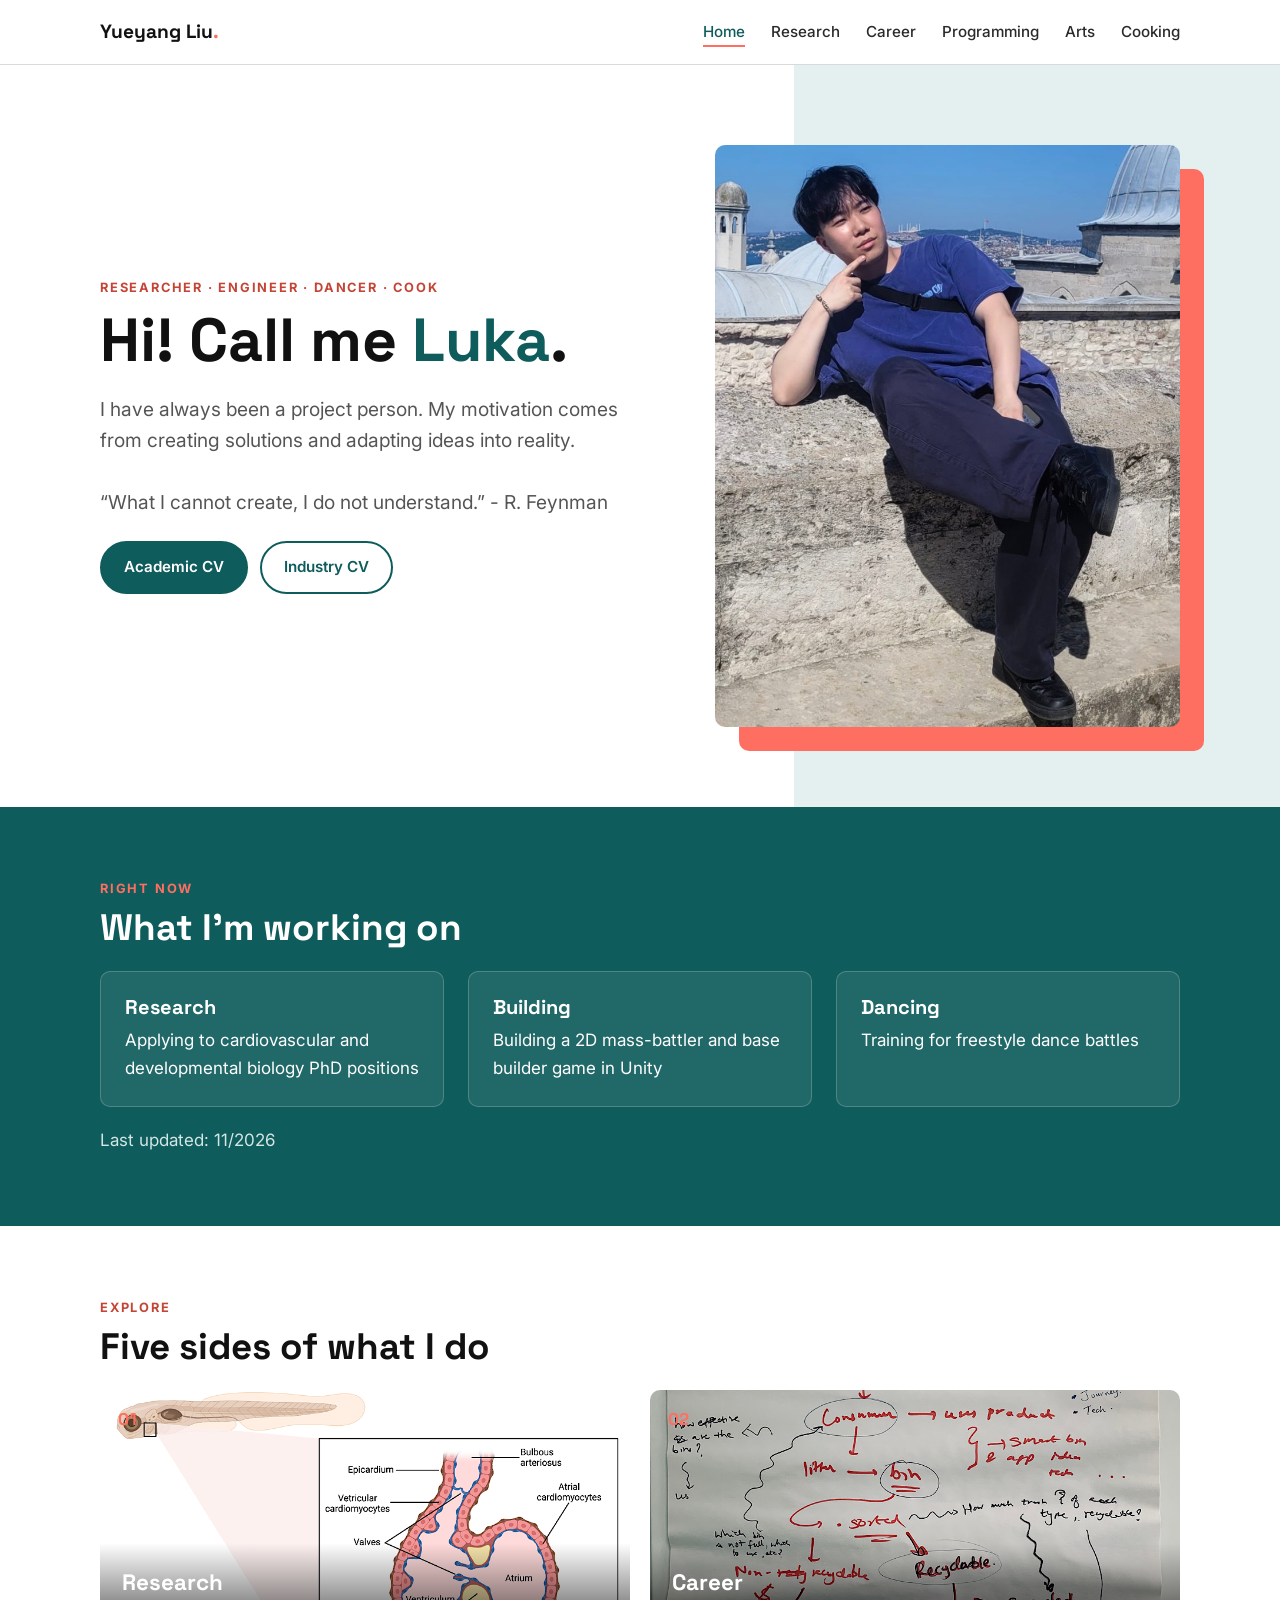
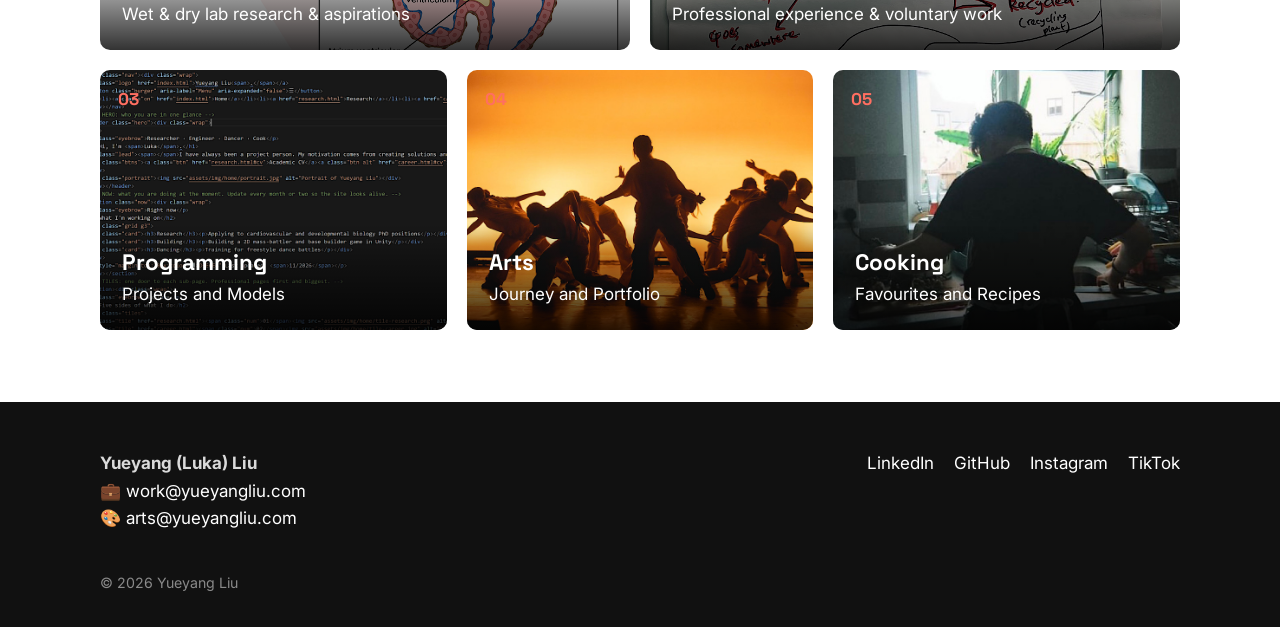
<file: index.html>
<!DOCTYPE html>
<html lang="en-GB">
<head>
<meta charset="utf-8">
<meta name="viewport" content="width=device-width,initial-scale=1">
<title>Yueyang (Luka) Liu</title>
<meta name="description" content="Yueyang (Luka) in a nutshell">
<link rel="preconnect" href="https://fonts.googleapis.com"><link rel="preconnect" href="https://fonts.gstatic.com" crossorigin>
<link href="https://fonts.googleapis.com/css2?family=Inter:wght@400;500;600;700&family=Space+Grotesk:wght@500;700&display=swap" rel="stylesheet">
<link rel="stylesheet" href="css/style.css">
<meta property="og:title" content="Yueyang (Luka) Liu">
<meta property="og:description" content="Researcher, engineer, dancer and cook: my research, career, projects, arts and cooking in one place.">
<meta property="og:image" content="https://yueyangliu.com/assets/img/home/portrait.jpg">
<meta property="og:url" content="https://yueyangliu.com/">
<script type="application/ld+json">{"@context":"https://schema.org","@type":"Person","name":"Yueyang Liu","alternateName":["Luka Liu","Lukay"],"url":"https://yueyangliu.com","jobTitle":"Bioengineer","alumniOf":[{"@type":"CollegeOrUniversity","name":"University College London"},{"@type":"CollegeOrUniversity","name":"Imperial College London"}],"sameAs":["https://www.linkedin.com/in/yueyang-liu/","https://github.com/HackYou-Yang17","https://www.instagram.com/lukay_lyy/","https://lukay6.bandcamp.com"]}</script>
</head>
<body class="page-home">
<!-- NAV: the same block is copied on every page. If you add a page, add it to all six. -->
<nav class="nav"><div class="wrap">
<a class="logo" href="index.html">Yueyang Liu<span>.</span></a>
<button class="burger" aria-label="Menu" aria-expanded="false">☰</button>
<ul><li><a class="on" href="index.html">Home</a></li><li><a href="research.html">Research</a></li><li><a href="career.html">Career</a></li><li><a href="programming.html">Programming</a></li><li><a href="arts.html">Arts</a></li><li><a href="cooking.html">Cooking</a></li></ul>
</div></nav>
<!-- HERO: who you are in one glance -->
<header class="hero"><div class="wrap">
<div>
<p class="eyebrow">Researcher · Engineer · Dancer · Cook</p>
<h1>Hi! Call me <span>Luka</span>.</h1>
<p class="lead"><span></span>I have always been a project person. My motivation comes from creating solutions and adapting ideas into reality.<br><br>“What I cannot create, I do not understand.” - R. Feynman</span></p>
<div class="btns"><a class="btn" href="research.html#cv">Academic CV</a><a class="btn alt" href="career.html#cv">Industry CV</a></div>
</div>
<div class="portrait"><img src="assets/img/home/portrait.jpg" alt="Portrait of Yueyang Liu"></div>
</div></header>
<!-- NOW: what you are doing at the moment. Update every month or two so the site looks alive. -->
<section class="now"><div class="wrap">
<p class="eyebrow">Right now</p>
<h2>What I'm working on</h2>
<div class="grid g3">
<div class="card"><h3>Research</h3><p>Applying to cardiovascular and developmental biology PhD positions</p></div>
<div class="card"><h3>Building</h3><p>Building a 2D mass-battler and base builder game in Unity</p></div>
<div class="card"><h3>Dancing</h3><p>Training for freestyle dance battles</p></div>
</div>
<p style="margin-top:20px;color:#D3E6E4">Last updated: <span>11/2026</span></p>
</div></section>
<!-- TILES: one door to each sub-page. Professional pages first and biggest. -->
<section><div class="wrap">
<p class="eyebrow">Explore</p>
<h2>Five sides of what I do</h2>
<div class="tiles">
<a class="tile" href="research.html"><span class="num">01</span><img src="assets/img/home/tile-research.png" alt="Wet &amp; dry lab research &amp; aspirations"><div class="t"><b>Research</b><span>Wet &amp; dry lab research &amp; aspirations</span></div></a>
<a class="tile" href="career.html"><span class="num">02</span><img src="assets/img/home/tile-career.jpg" alt="Professional experience &amp; voluntary work"><div class="t"><b>Career</b><span>Professional experience &amp; voluntary work</span></div></a>
<a class="tile" href="programming.html"><span class="num">03</span><img src="assets/img/home/tile-programming.png" alt="Projects and Models"><div class="t"><b>Programming</b><span>Projects and Models</span></div></a>
<a class="tile" href="arts.html"><span class="num">04</span><img src="assets/img/home/tile-dance.jpg" alt="Journey and Portfolio"><div class="t"><b>Arts</b><span>Journey and Portfolio</span></div></a>
<a class="tile" href="cooking.html"><span class="num">05</span><img src="assets/img/home/tile-cooking.jpg" alt="Favourites and Recipes"><div class="t"><b>Cooking</b><span>Favourites and Recipes</span></div></a>
</div>
</div></section>
<footer><div class="wrap">
<div><b>Yueyang (Luka) Liu</b><br><a href="mailto:work@yueyangliu.com">💼 work@yueyangliu.com</a><br><a href="mailto:arts@yueyangliu.com">🎨 arts@yueyangliu.com</a></div>
<ul><li><a href="https://www.linkedin.com/in/yueyang-liu/">LinkedIn</a></li><li><a href="https://github.com/HackYou-Yang17">GitHub</a></li><li><a href="https://www.instagram.com/lukay_lyy/">Instagram</a></li><li><a href="arts.html#tiktok">TikTok</a></li></ul>
<small>© <span class="year"></span> Yueyang Liu</small>
</div></footer>
<script src="js/main.js"></script>
</body>
</html>
</file>
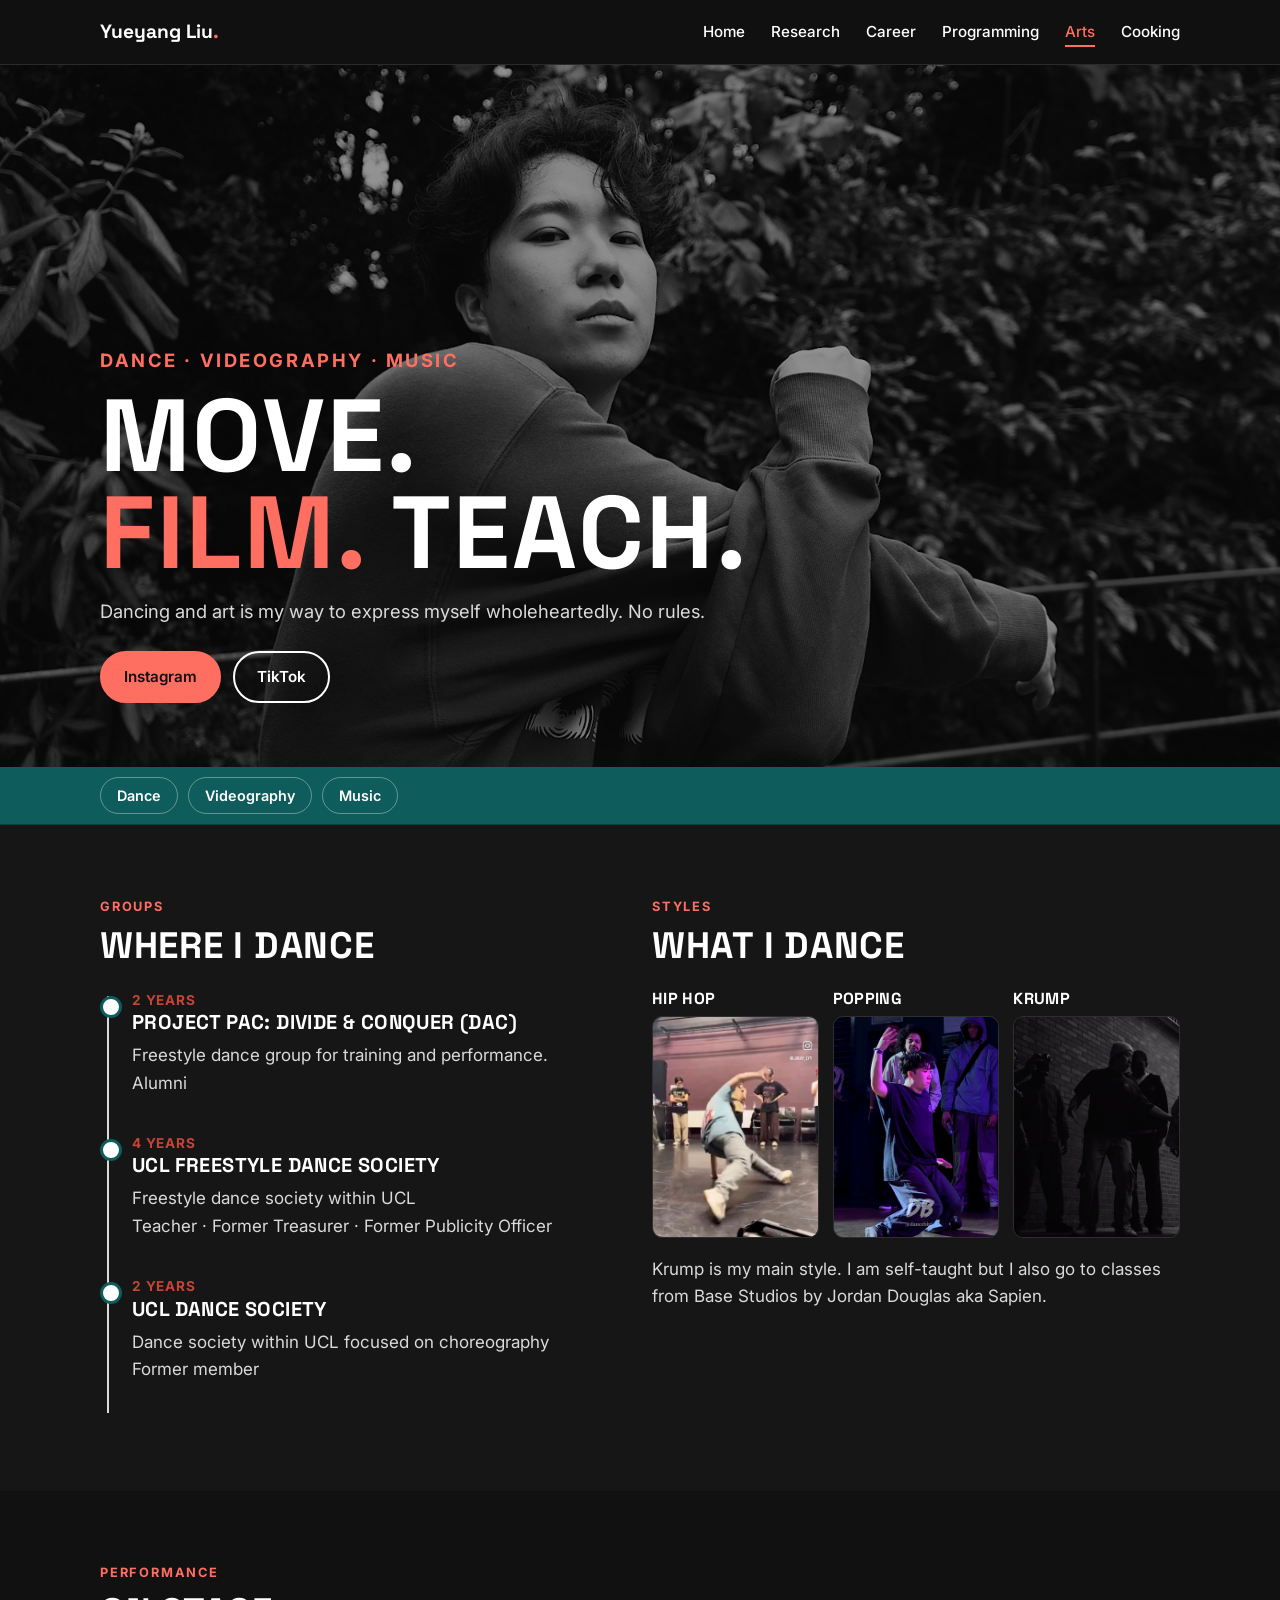
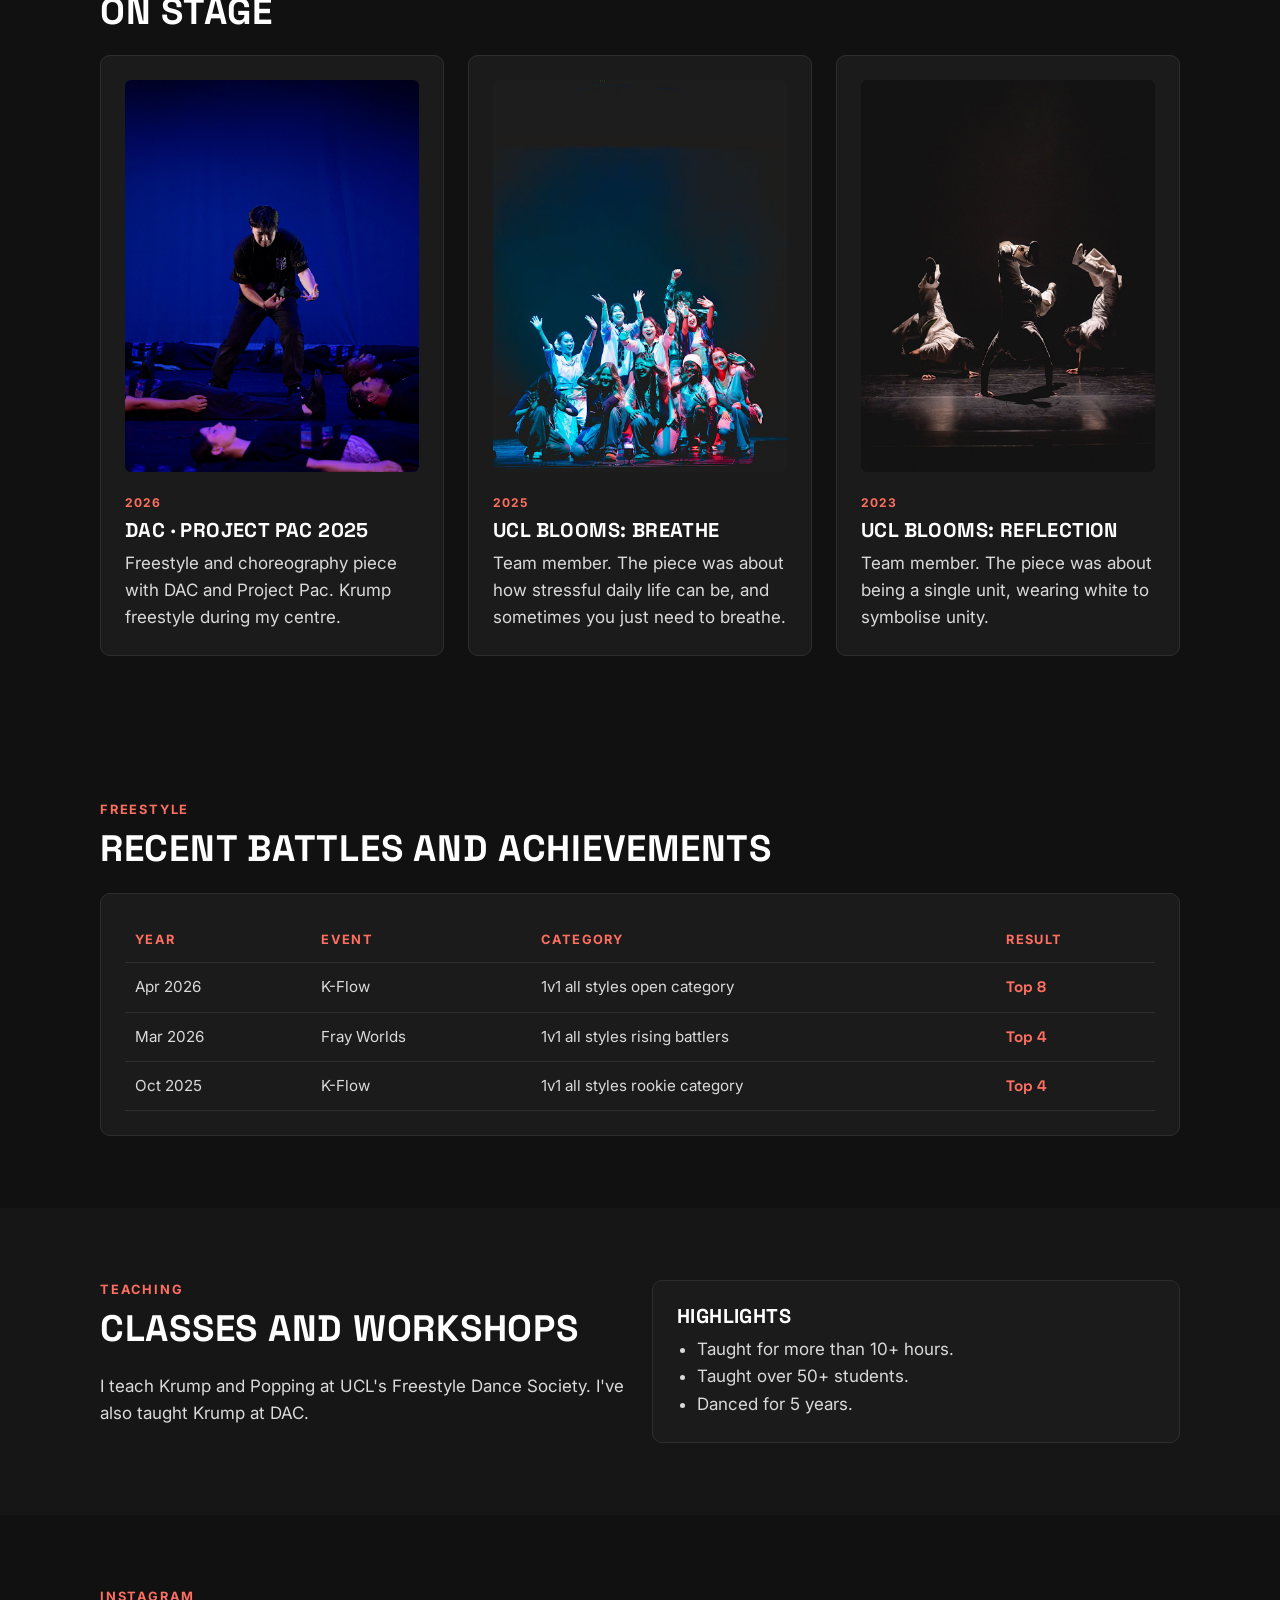
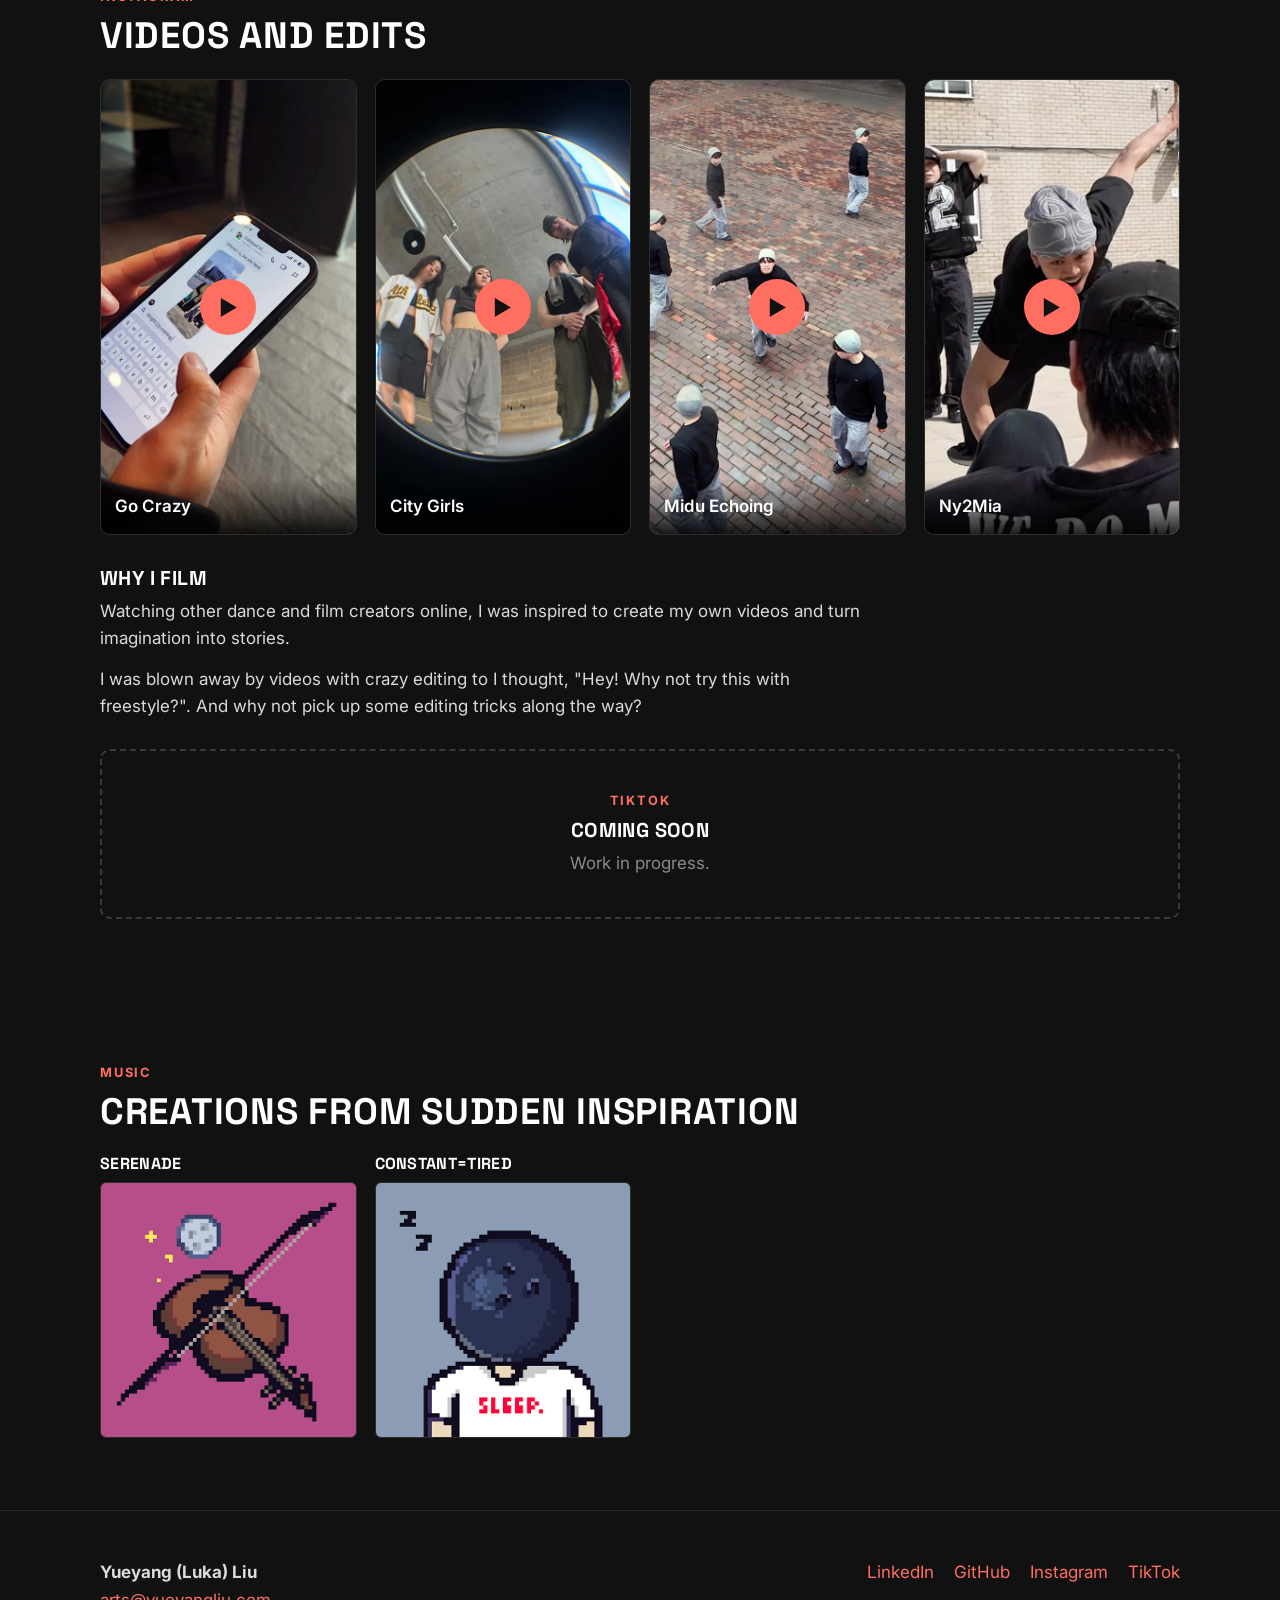
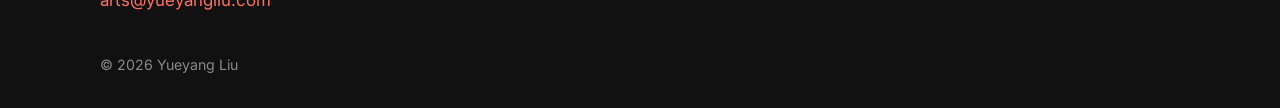
<file: arts.html>
<!DOCTYPE html>
<html lang="en-GB">
<head>
<meta charset="utf-8">
<meta name="viewport" content="width=device-width,initial-scale=1">
<title>Arts · Yueyang Liu</title>
<meta name="description" content="Dance, videography and music by Yueyang (Luka) Liu: hip hop, popping and krump, performances, battles, reels and original songs.">
<link rel="preconnect" href="https://fonts.googleapis.com"><link rel="preconnect" href="https://fonts.gstatic.com" crossorigin>
<link href="https://fonts.googleapis.com/css2?family=Inter:wght@400;500;600;700&family=Space+Grotesk:wght@500;700&display=swap" rel="stylesheet">
<link rel="stylesheet" href="css/style.css">
</head>
<script>
    // Jump bar: highlights the button for the part of the page you are reading
    const jl=[...document.querySelectorAll('.jump a')],jo=new IntersectionObserver(es=>es.forEach(e=>{if(e.isIntersecting)jl.forEach(a=>a.classList.toggle('on',a.hash==='#'+e.target.id))}),{rootMargin:'-45% 0px -50% 0px'});
    jl.forEach(a=>{const t=document.querySelector(a.hash);if(t)jo.observe(t)});
</script>
<body class="page-dance">
<nav class="nav"><div class="wrap">
<a class="logo" href="index.html">Yueyang Liu<span>.</span></a>
<button class="burger" aria-label="Menu" aria-expanded="false">☰</button>
<ul><li><a href="index.html">Home</a></li><li><a href="research.html">Research</a></li><li><a href="career.html">Career</a></li><li><a href="programming.html">Programming</a></li><li><a class="on" href="arts.html">Arts</a></li><li><a href="cooking.html">Cooking</a></li></ul>
</div></nav>
<!-- STAGE: big full-width photo. To use a short silent clip instead, swap the <img> for:
<video src="assets/img/arts/hero.mp4" autoplay muted loop playsinline></video> -->
<header class="stage">
<img src="assets/img/arts/hero.jpg" alt="Black and white portrait photo of Yueyang / Luka.">
<div class="wrap">
<p class="eyebrow">Dance · Videography · Music</p>
<h1>Move.<br><span>Film.</span> Teach.</h1>
<p>Dancing and art is my way to express myself wholeheartedly. No rules.</p>
<div class="btns"><a class="btn amber" href="#videography">Instagram</a><a class="btn alt" style="color:#fff;border-color:#fff" href="#tiktok">TikTok</a></div>
</div>
</header>
<!-- JUMP BAR: buttons that scroll to each part of the page. Each href must match an id below. -->
<nav class="jump" aria-label="On this page"><div class="wrap"><a href="#dance">Dance</a><a href="#videography">Videography</a><a href="#music">Music</a></div></nav>
<div id="dance">
<!-- GROUPS AND STYLES -->
<section style="background:#161616"><div class="wrap twocol">
<div>
<p class="eyebrow">Groups</p>
<h2>Where I dance</h2>
<div class="timeline">
<div class="titem"><p class="when">2 years</p><h3>Project Pac: Divide &amp; Conquer (DAC)</h3><p>Freestyle dance group for training and performance.<br>Alumni</p></div>
<div class="titem"><p class="when">4 years</p><h3>UCL Freestyle Dance Society</h3><p>Freestyle dance society within UCL<br>Teacher · Former Treasurer · Former Publicity Officer</p></div>
<div class="titem"><p class="when">2 years</p><h3>UCL Dance Society</h3><p>Dance society within UCL focused on choreography<br>Former member</p></div>
</div>
</div>
<div>
<p class="eyebrow">Styles</p>
<h2>What I dance</h2>
<!-- STYLE TILES: name on top, picture or GIF below, the whole tile links to a video. Set each href, swap the image for your .jpg or .gif. -->
<div class="styles">
<a class="style" href="https://www.instagram.com/reel/DJJvxZqNZ-p/" target="_blank" rel="noopener"><h3>Hip hop</h3><img src="assets/img/arts/style-hiphop.png" data-gif="assets/img/arts/style-hiphop.gif" alt="Hip hop clip"></a>
<a class="style" href="https://www.instagram.com/reel/DVq3PczArtf/" target="_blank" rel="noopener"><h3>Popping</h3><img src="assets/img/arts/style-popping.png" data-gif="assets/img/arts/style-popping.gif" alt="Popping clip"></a>
<a class="style" href="https://www.instagram.com/reel/Dbf2AKti8Dp/" target="_blank" rel="noopener"><h3>Krump</h3><img src="assets/img/arts/style-krump.png" data-gif="assets/img/arts/style-krump.gif" alt="Krump clip"></a>
</div>
<p style="margin-top:18px">Krump is my main style. I am self-taught but I also go to classes from Base Studios by Jordan Douglas aka Sapien.</p>
</div>
</div></section>
<!-- PERFORMANCES -->
<section><div class="wrap">
<p class="eyebrow">Performance</p>
<h2>On stage</h2>
<div class="perf">
<div class="card"><img src="assets/img/arts/perf-1.jpg" alt="D A C at Project PAC 2025"><span class="tag" style="color:var(--b)">2026</span><h3>DAC · Project PAC 2025</h3><p>Freestyle and choreography piece with DAC and Project Pac. Krump freestyle during my centre.</p></div>
<div class="card"><img src="assets/img/arts/perf-2.jpg" alt="UCL Blooms: Breathe 2025"><span class="tag" style="color:var(--b)">2025</span><h3>UCL Blooms: Breathe</h3><p>Team member. The piece was about how stressful daily life can be, and sometimes you just need to breathe.</p></div>
<div class="card"><img src="assets/img/arts/perf-3.jpg" alt="UCL Blooms: Reflection 2024"><span class="tag" style="color:var(--b)">2023</span><h3>UCL Blooms: Reflection</h3><p>Team member. The piece was about being a single unit, wearing white to symbolise unity.</p></div>
</div>
</div></section>
<!-- BATTLES: newest first. Copy a <tr> row to add a result. -->
<section><div class="wrap">
<p class="eyebrow">Freestyle</p>
<h2>Recent battles and achievements</h2>
<div class="card" style="overflow-x:auto">
<table class="results">
<tr><th>Year</th><th>Event</th><th>Category</th><th>Result</th></tr>
<tr><td>Apr 2026</td><td>K-Flow</td><td>1v1 all styles open category</td><td class="place">Top 8</td></tr>
<tr><td>Mar 2026</td><td>Fray Worlds</td><td>1v1 all styles rising battlers</td><td class="place">Top 4</td></tr>
<tr><td>Oct 2025</td><td>K-Flow</td><td>1v1 all styles rookie category</td><td class="place">Top 4</td></tr>
</table>
</div>
</div></section>
<!-- TEACHING -->
<section style="background:#161616"><div class="wrap twocol">
<div><p class="eyebrow">Teaching</p><h2>Classes and workshops</h2><p>I teach Krump and Popping at UCL's Freestyle Dance Society. I've also taught Krump at DAC.</p></div>
<div class="card"><h3>Highlights</h3><ul><li>Taught for more than 10+ hours.</li><li>Taught over 50+ students.</li><li>Danced for 5 years.</li></ul></div>
</div></section>
</div>
<div id="videography">
<!-- REELS: each tile links to an Instagram reel. Replace href and the cover image.
To embed the real player instead, paste Instagram's embed code (••• on the reel → Embed) inside a <div class="reel">,
and keep ONE <script async src="https://www.instagram.com/embed.js"></script> at the bottom of the page. -->
<section><div class="wrap">
<p class="eyebrow">Instagram</p>
<h2>Videos and edits</h2>
<div class="reels">
<a class="reel" href="https://www.instagram.com/reel/DW9vo8Cgisf/" target="_blank" rel="noopener"><img src="assets/img/arts/reel-1.png" alt="Go Crazy Instagram reel by Luka"><span class="play">▶</span><span class="t">Go Crazy</span></a>
<a class="reel" href="https://www.instagram.com/reel/DZDlovtiJ2j/" target="_blank" rel="noopener"><img src="assets/img/arts/reel-2.jpg" alt="City Girls Instagram reel by Luka"><span class="play">▶</span><span class="t">City Girls</span></a>
<a class="reel" href="https://www.instagram.com/reel/DV6xrSEAmaL/" target="_blank" rel="noopener"><img src="assets/img/arts/reel-3.png" alt="Midu Echoing Instagram reel by Luka"><span class="play">▶</span><span class="t">Midu Echoing</span></a>
<a class="reel" href="https://www.instagram.com/reel/Db26eQziieo/" target="_blank" rel="noopener"><img src="assets/img/arts/reel-4.png" alt="Ny2Mia Instagram reel by Luka"><span class="play">▶</span><span class="t">Ny2Mia</span></a>
</div>
<h3 style="margin-top:32px">Why I film</h3>
<p style="max-width:46em">Watching other dance and film creators online, I was inspired to create my own videos and turn imagination into stories.</p> 
<p style="max-width:46em">I was blown away by videos with crazy editing to I thought, "Hey! Why not try this with freestyle?". And why not pick up some editing tricks along the way?</p>
<div class="soon" id="tiktok" style="margin-top:28px"><p class="eyebrow">TikTok</p><h3>Coming soon</h3><p class="muted">Work in progress. <!--<a href="TODO">Follow along</a>. --></p></div>
</div></section>
</div>
<div id="music">
<!-- MUSIC: song name on top, album cover below. The whole tile links to the song. Copy a whole <a> line to add a song. -->
<section><div class="wrap">
<p class="eyebrow">Music</p>
<h2>Creations from sudden inspiration</h2>
<div class="music">
<a class="track" href="https://lukay6.bandcamp.com/track/serenade" target="_blank" rel="noopener"><h3>Serenade</h3><img src="assets/img/arts/cover-1.png" alt="Serenade"></a>
<a class="track" href="https://lukay6.bandcamp.com/track/constant-tired" target="_blank" rel="noopener"><h3>Constant=Tired</h3><img src="assets/img/arts/cover-2.png" alt="Constant=Tired"></a>
<!-- <a class="track" href="TODO: song link" target="_blank" rel="noopener"><h3 class="ph">TODO: song name</h3><img src="assets/img/music/cover-3.jpg" alt="TODO: album name"></a>
<a class="track" href="TODO: song link" target="_blank" rel="noopener"><h3 class="ph">TODO: song name</h3><img src="assets/img/music/cover-4.jpg" alt="TODO: album name"></a> -->
</div>
</div></section>
</div>
<footer><div class="wrap">
<div><b>Yueyang (Luka) Liu</b><br><a href="mailto:arts@yueyangliu.com">arts@yueyangliu.com</a></div>
<ul><li><a href="https://www.linkedin.com/in/yueyang-liu/">LinkedIn</a></li><li><a href="https://github.com/HackYou-Yang17">GitHub</a></li><li><a href="https://www.instagram.com/lukay_lyy/">Instagram</a></li><li><a href="arts.html#tiktok">TikTok</a></li></ul>
<small>© <span class="year"></span> Yueyang Liu</small>
</div></footer>
<script src="js/main.js"></script>
</body>
</html>
</file>
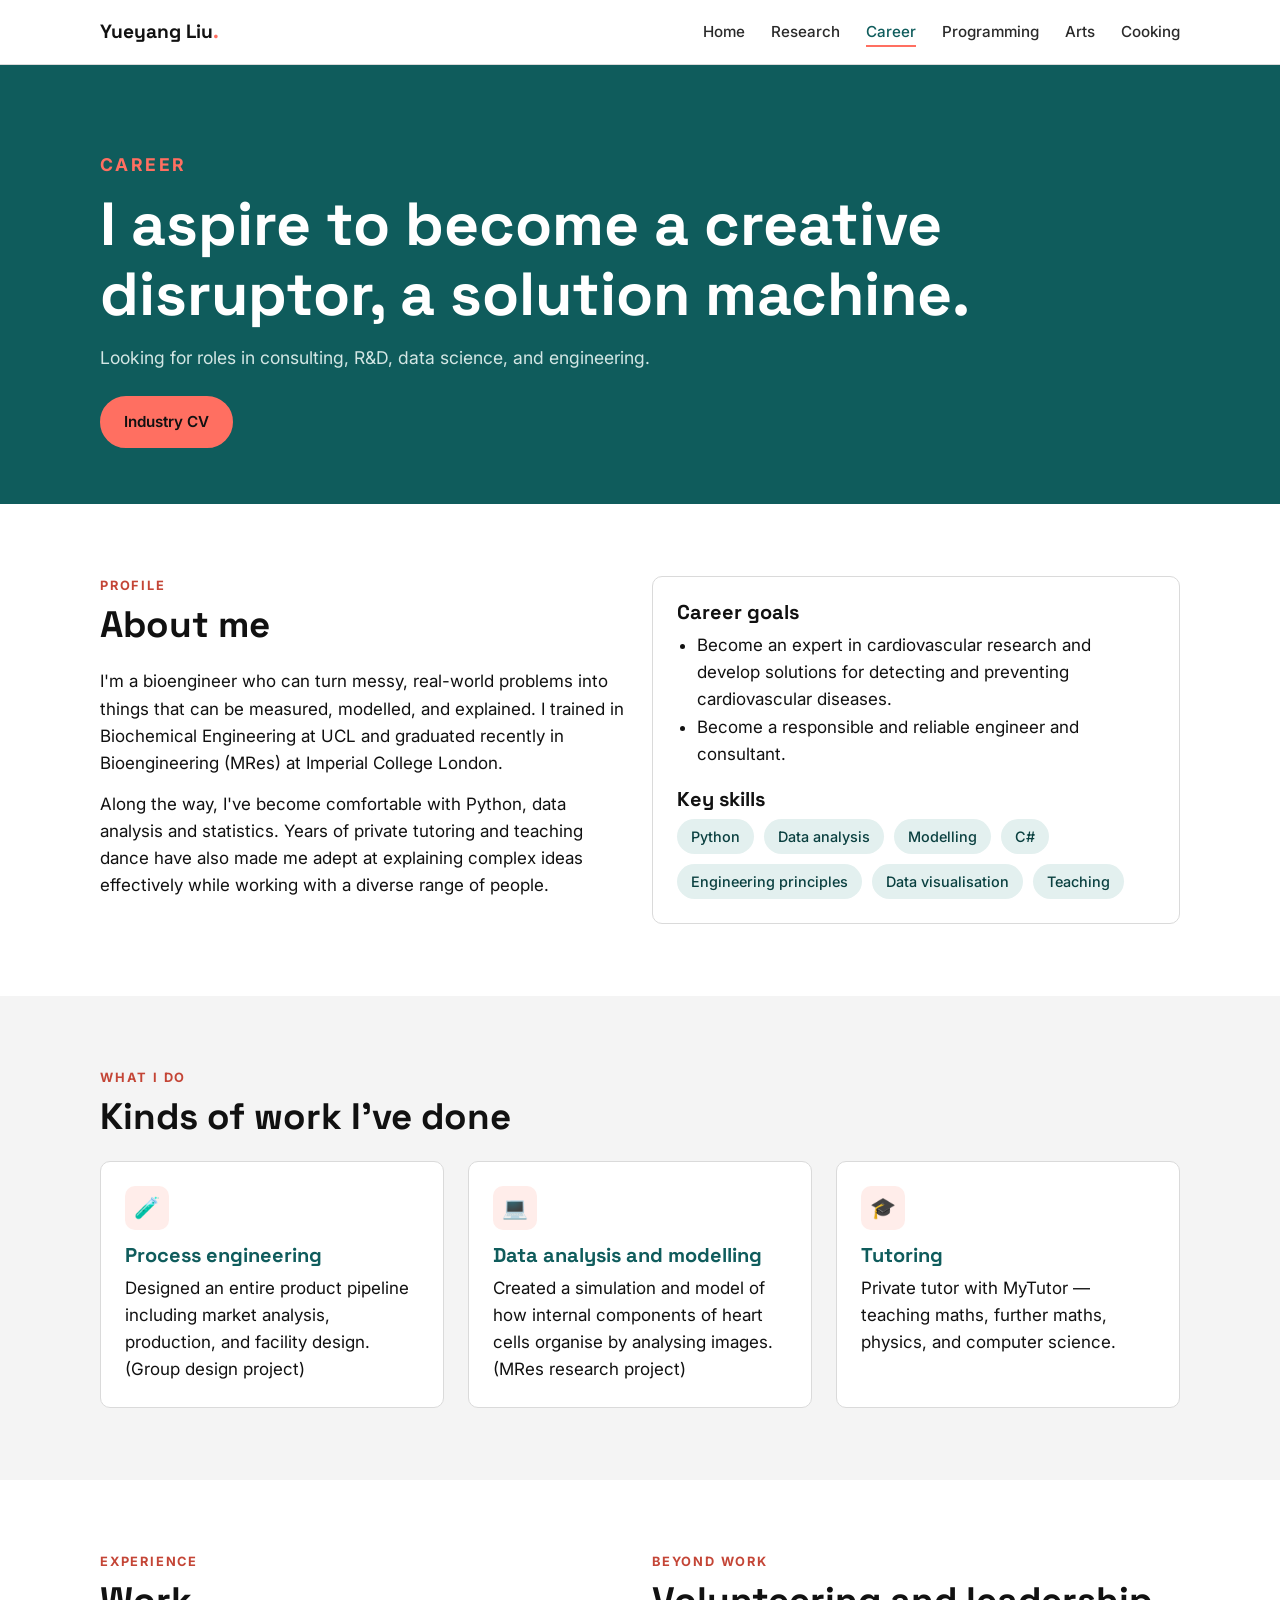
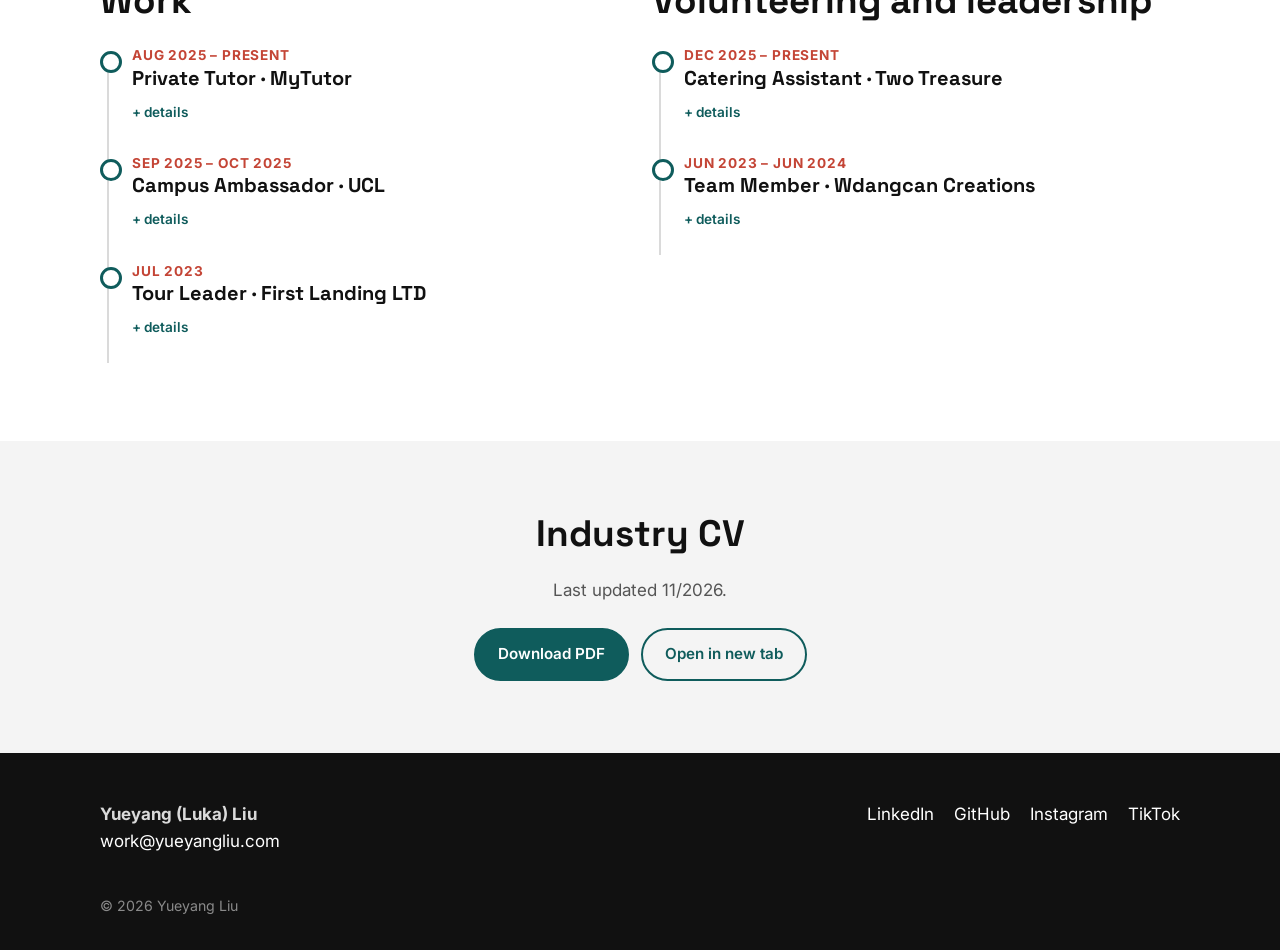
<file: career.html>
<!DOCTYPE html>
<html lang="en-GB">
<head>
<meta charset="utf-8">
<meta name="viewport" content="width=device-width,initial-scale=1">
<title>Career · Yueyang Liu</title>
<meta name="description" content="Yueyang (Luka) Liu's career page: experience, skills and CV, looking for roles in consulting, R&amp;D, data science and engineering.">
<link rel="preconnect" href="https://fonts.googleapis.com"><link rel="preconnect" href="https://fonts.gstatic.com" crossorigin>
<link href="https://fonts.googleapis.com/css2?family=Inter:wght@400;500;600;700&family=Space+Grotesk:wght@500;700&display=swap" rel="stylesheet">
<link rel="stylesheet" href="css/style.css">
</head>
<body class="page-career">
<nav class="nav"><div class="wrap">
<a class="logo" href="index.html">Yueyang Liu<span>.</span></a>
<button class="burger" aria-label="Menu" aria-expanded="false">☰</button>
<ul><li><a href="index.html">Home</a></li><li><a href="research.html">Research</a></li><li><a class="on" href="career.html">Career</a></li><li><a href="programming.html">Programming</a></li><li><a href="arts.html">Arts</a></li><li><a href="cooking.html">Cooking</a></li></ul>
</div></nav>
<header class="phead"><div class="wrap">
<p class="eyebrow">Career</p>
<h1><span>I aspire to become a creative disruptor, a solution machine.</span></h1>
<p>Looking for roles in consulting, R&amp;D, data science, and engineering.</p>
<div class="btns"><a class="btn amber" href="#cv">Industry CV</a></div>
</div></header>
<!-- PROFILE -->
<section><div class="wrap twocol">
<div><p class="eyebrow">Profile</p><h2>About me</h2><p>I'm a bioengineer who can turn messy, real-world problems into things that can be measured, modelled, and explained. I trained in Biochemical Engineering at UCL and graduated recently in Bioengineering (MRes) at Imperial College London.</p>
    <p>Along the way, I've become comfortable with Python, data analysis and statistics. Years of private tutoring and teaching dance have also made me adept at explaining complex ideas effectively while working with a diverse range of people.</p></div>
<div class="card"><h3>Career goals</h3><ul><li>Become an expert in cardiovascular research and develop solutions for detecting and preventing cardiovascular diseases.</li><li>Become a responsible and reliable engineer and consultant.</li></ul><h3 style="margin-top:20px">
    Key skills</h3><ul class="chips"><li>Python</li><li>Data analysis</li><li>Modelling</li><li>C#</li><li>Engineering principles</li><li>Data visualisation</li><li>Teaching</li></ul></div>
</div></section>
<!-- WORK TYPES: the kinds of work you have done, one card each -->
<section class="work" style="background:var(--g1)"><div class="wrap">
<p class="eyebrow">What I do</p>
<h2>Kinds of work I've done</h2>
<div class="grid g3">
<div class="card"><div class="icon">🧪</div><h3>Process engineering</h3><p>Designed an entire product pipeline including market analysis, production, and facility design. (Group design project)</p></div>
<div class="card"><div class="icon">💻</div><h3>Data analysis and modelling</h3><p>Created a simulation and model of how internal components of heart cells organise by analysing images. (MRes research project)</p></div>
<div class="card"><div class="icon">🎓</div><h3>Tutoring</h3><p>Private tutor with MyTutor — teaching maths, further maths, physics, and computer science.</p></div>
</div>
</div></section>
<!-- EXPERIENCE: newest first. Copy a whole titem block to add a role. -->
<section><div class="wrap twocol">
<div>
<p class="eyebrow">Experience</p>
<h2>Work</h2>
<div class="timeline">
<details class="titem"><summary><p class="when">Aug 2025 – Present</p><h3>Private Tutor · MyTutor</h3></summary><p>Tutored KS3 and to university students in core and extracurricular topics, working to improve student confidence or diagnosing and filling knowledge gaps.</p>
<p>Delivered 200+ lessons, earning 20+ five-star reviews.</p></details>
<details class="titem"><summary><p class="when">Sep 2025 – Oct 2025 </p><h3>Campus Ambassador · UCL</h3></summary><p>Prepared rooms and buildings for student move-in with team leaders and hall teams.</p>
<p>Advised incoming students on settling in at UCL, answering questions and sharing first-hand experience.</p></details>
<details class="titem"><summary><p class="when">Jul 2023</p><h3>Tour Leader · First Landing LTD</h3></summary><p>Prepared the itinerary for each following day and adapted the schedule around unforeseen circumstances.</p>
<p>Held responsibility for the safety of students across the tour group.</p>
<p>Worked alongside tour guides and international tour leaders to execute the schedule to time.</p></details>
</div>
</div>
<div>
<p class="eyebrow">Beyond work</p>
<h2>Volunteering and leadership</h2>
<div class="timeline">
<details class="titem"><summary><p class="when">Dec 2025 – Present</p><h3>Catering Assistant · Two Treasure</h3></summary><p>Take customer orders front-of-house, coordinating between guests, chefs, and management throughout service.</p>
<p>Maintain strict health and safety compliance, including food handling standards and sanitation procedures.</p></details>
<details class="titem"><summary><p class="when">Jun 2023 – Jun 2024</p><h3>Team Member · Wdangcan Creations</h3></summary><p>Wrote and optimised C# scripts for game mechanics in Unity, using Git for branching, merging, and version control across a shared repository.</p>
<p>Managed art department workflow – task creation and assignment, tracking completion, quality control, and work revisions.</p></details>
</div>
</div>
</div></section>
<section class="cvband" id="cv"><div class="wrap">
<h2>Industry CV</h2>
<p class="muted">Last updated <span>11/2026</span>.</p>
<div class="btns" style="justify-content:center"><a class="btn" href="assets/cv/industry-cv.pdf" download>Download PDF</a><a class="btn alt" href="assets/cv/industry-cv.pdf" target="_blank" rel="noopener">Open in new tab</a></div>
</div></section>
<footer><div class="wrap">
<div><b>Yueyang (Luka) Liu</b><br><a href="mailto:work@yueyangliu.com">work@yueyangliu.com</a></div>
<ul><li><a href="https://www.linkedin.com/in/yueyang-liu/">LinkedIn</a></li><li><a href="https://github.com/HackYou-Yang17">GitHub</a></li><li><a href="https://www.instagram.com/lukay_lyy/">Instagram</a></li><li><a href="arts.html#tiktok">TikTok</a></li></ul>
<small>© <span class="year"></span> Yueyang Liu</small>
</div></footer>
<script src="js/main.js"></script>
</body>
</html>
</file>
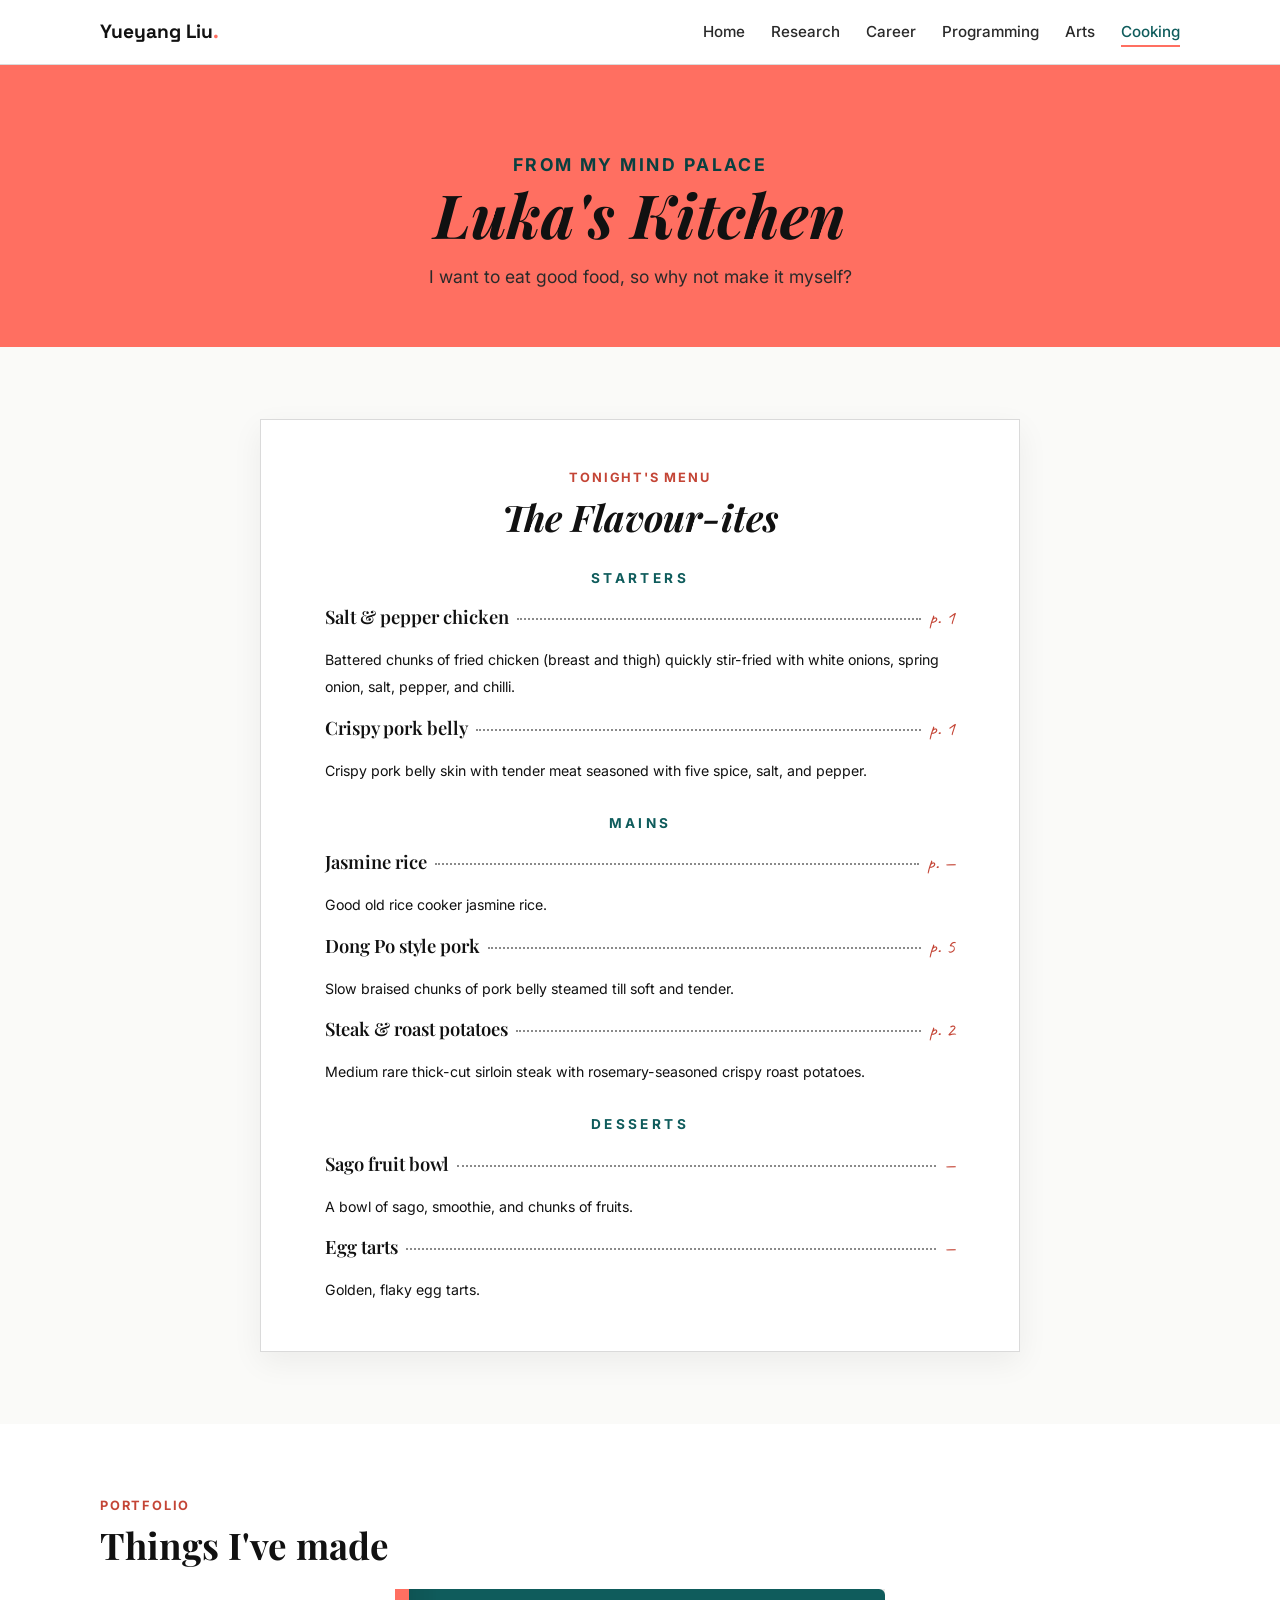
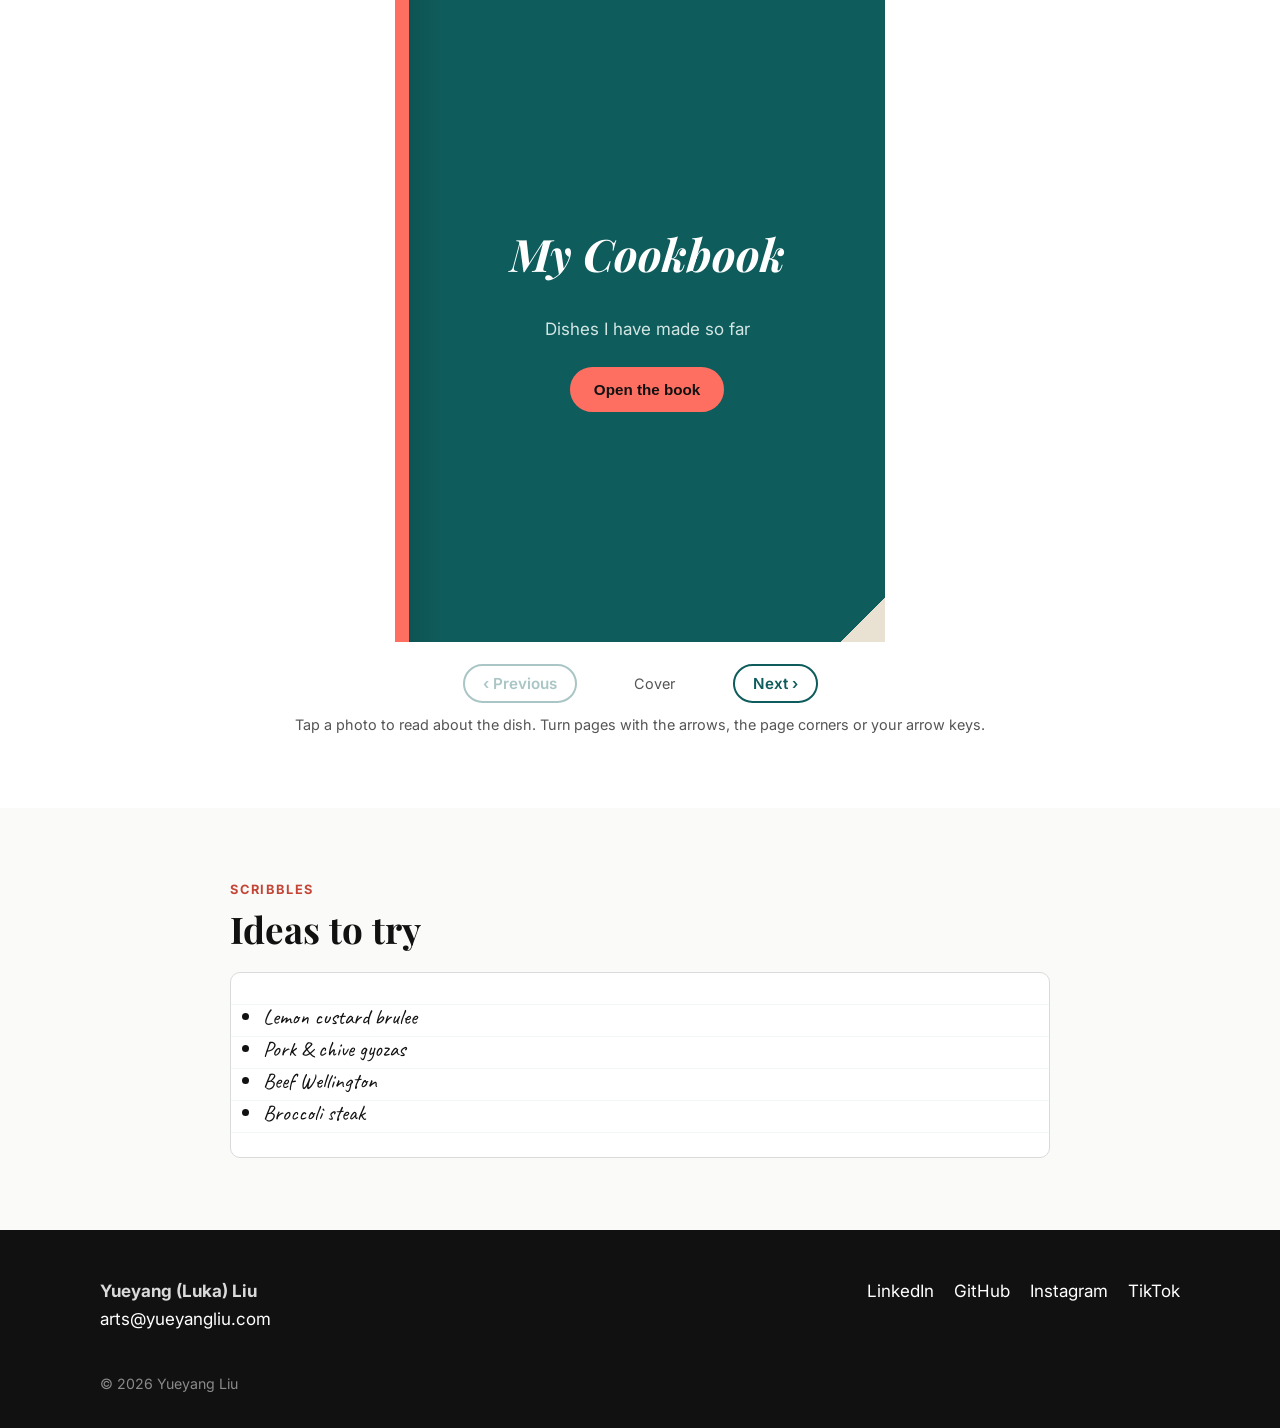
<file: cooking.html>
<!DOCTYPE html>
<html lang="en-GB">
<head>
<meta charset="utf-8">
<meta name="viewport" content="width=device-width,initial-scale=1">
<title>Cooking · Yueyang Liu</title>
<meta name="description" content="Luka's Kitchen: a flip-through recipe book of dishes I've cooked, with a menu of favourites and the stories behind them.">
<link rel="preconnect" href="https://fonts.googleapis.com"><link rel="preconnect" href="https://fonts.gstatic.com" crossorigin>
<link href="https://fonts.googleapis.com/css2?family=Inter:wght@400;500;600;700&family=Space+Grotesk:wght@500;700&family=Playfair+Display:ital,wght@0,600;0,700;1,600&family=Caveat:wght@500&display=swap" rel="stylesheet">
<link rel="stylesheet" href="css/style.css">
<!-- Flip book styles live here, not in style.css, so this page works by replacing this one file. -->
<style>
.menu a.dish{color:inherit;text-decoration:none;cursor:pointer}
.menu a.dish:hover b{color:var(--a)}
.menu .pg{font-family:"Caveat",cursive;font-size:1.25rem;color:var(--b-dark)}
.book-wrap{max-width:980px;margin:0 auto}
.book{position:relative;width:100%;aspect-ratio:3/2;perspective:2600px}
.book-inner{position:absolute;inset:0;transition:transform .8s ease}
.book[data-state=closed] .book-inner{transform:translateX(-25%)}
.book[data-state=end] .book-inner{transform:translateX(25%)}
.leaf{position:absolute;top:0;left:50%;width:50%;height:100%;transform-origin:left center;transform-style:preserve-3d;transition:transform .8s ease}
.leaf.turned{transform:rotateY(-180deg)}
.face{position:absolute;inset:0;backface-visibility:hidden;-webkit-backface-visibility:hidden;pointer-events:none;overflow:hidden}
.face.live{pointer-events:auto}
.face.back{transform:rotateY(180deg)}
.page{width:100%;height:100%;background:#FFFDF8;padding:5% 6% 3%;display:flex;flex-direction:column;box-shadow:0 10px 30px rgba(0,0,0,.12)}
.face.front .page{border-radius:0 6px 6px 0;background-image:linear-gradient(to right,rgba(0,0,0,.09),transparent 7%)}
.face.back .page{border-radius:6px 0 0 6px;background-image:linear-gradient(to left,rgba(0,0,0,.09),transparent 7%)}
.page h3{font-family:"Caveat",cursive;font-weight:500;font-size:1.7rem;color:var(--a);text-align:center;margin-bottom:3%}
.dishes{flex:1;display:grid;grid-template-columns:1fr 1fr;grid-template-rows:1fr 1fr;gap:4%;min-height:0}
.pno{text-align:center;font-family:"Playfair Display",serif;font-style:italic;color:var(--g4);font-size:.9rem;margin-top:2%}
.dc{display:grid;min-height:0;border:0;background:none;padding:0;cursor:pointer;font:inherit;color:var(--ink);text-align:center;transform-style:preserve-3d;transition:transform .6s ease;transform:perspective(900px) rotate(-1.2deg) rotateY(0)}
.dc:nth-child(even){transform:perspective(900px) rotate(1.2deg) rotateY(0)}
.dc.text{transform:perspective(900px) rotate(-1.2deg) rotateY(180deg)}
.dc:nth-child(even).text{transform:perspective(900px) rotate(1.2deg) rotateY(180deg)}
.dc>span{grid-area:1/1;display:flex;flex-direction:column;min-height:0;padding:5%;background:var(--white);box-shadow:0 3px 10px rgba(0,0,0,.12);backface-visibility:hidden;-webkit-backface-visibility:hidden}
.dc-front img{flex:1;min-height:0;width:100%;object-fit:cover}
.dc-front b{font-family:"Caveat",cursive;font-weight:500;font-size:1.25rem;margin-top:4%;line-height:1.1}
.dc>.dc-back{transform:rotateY(180deg);justify-content:center;gap:6px;background:var(--b-soft);font-size:.82rem;line-height:1.45;overflow:auto}
.dc-back b{font-family:"Playfair Display",serif;font-size:1.05rem}
.dc-back i{font-size:.72rem;color:var(--g6)}
.cover .page{background:var(--a);background-image:none;color:var(--white);justify-content:center;align-items:center;text-align:center;border-left:14px solid var(--b)}
.face.back.cover .page,.backcover .page{border-left:0;border-right:14px solid var(--b)}
.cover h2{font-family:"Playfair Display",serif;font-style:italic;color:var(--white);font-size:clamp(1.8rem,4vw,2.8rem)}
.cover p{color:#D3E6E4;margin:10px 0 24px}
.corner{position:absolute;bottom:0;width:44px;height:44px;border:0;cursor:pointer;background:linear-gradient(135deg,transparent 50%,#E9E2D3 50%);z-index:2}
.face.front .corner{right:0}
.face.back .corner{left:0;transform:scaleX(-1)}
.corner:hover{width:56px;height:56px}
.book-nav{display:flex;justify-content:center;align-items:center;gap:18px;margin-top:22px}
.book-nav button{border:2px solid var(--a);background:var(--white);color:var(--a);border-radius:999px;padding:8px 18px;font:600 .95rem var(--font);cursor:pointer}
.book-nav button:disabled{opacity:.35;cursor:default}
.book-nav span{min-width:120px;text-align:center;color:var(--g6);font-size:.9rem}
.hint{text-align:center;color:var(--g6);font-size:.9rem;margin-top:10px}
/* Phones: pages stack instead of flipping, because a two-page spread is too small to read */
.book.stack{aspect-ratio:auto;perspective:none}
.book.stack .book-inner{position:static;transform:none;display:grid;gap:24px}
.book.stack .page{aspect-ratio:3/4;border-radius:6px;background-image:none}
.book.stack .cover,.book.stack .backcover,.book.stack~.book-nav{display:none}
@media(prefers-reduced-motion:reduce){.leaf,.book-inner,.dc{transition:none}}
</style>
</head>
<body class="page-cooking">
<nav class="nav"><div class="wrap">
<a class="logo" href="index.html">Yueyang Liu<span>.</span></a>
<button class="burger" aria-label="Menu" aria-expanded="false">☰</button>
<ul><li><a href="index.html">Home</a></li><li><a href="research.html">Research</a></li><li><a href="career.html">Career</a></li><li><a href="programming.html">Programming</a></li><li><a href="arts.html">Arts</a></li><li><a class="on" href="cooking.html">Cooking</a></li></ul>
</div></nav>
<header class="phead"><div class="wrap">
<p class="eyebrow">From my mind palace</p>
<h1>Luka's Kitchen</h1>
<p>I want to eat good food, so why not make it myself?</p>
</div></header>
<!-- MENU: your favourite dishes. data-goto="1" opens the book at page 1. Use "—" and a <div> for dishes not in the book. -->
<section><div class="wrap">
<div class="menu">
<p class="eyebrow" style="text-align:center">Tonight's menu</p>
<h2>The Flavour-ites</h2>
<div class="course"><h3>Starters</h3>
<a class="dish" href="#book" data-goto="2"><b>Salt &amp; pepper chicken</b><span class="dots"></span><span class="pg">p. 1</span></a><small>Battered chunks of fried chicken (breast and thigh) quickly stir-fried with white onions, spring onion, salt, pepper, and chilli.</small>
<a class="dish" href="#book" data-goto="8"><b>Crispy pork belly</b><span class="dots"></span><span class="pg">p. 1</span></a><small>Crispy pork belly skin with tender meat seasoned with five spice, salt, and pepper.</small>
</div>
<div class="course"><h3>Mains</h3>
<a class="dish" href="#book" data-goto="—"><b>Jasmine rice</b><span class="dots"></span><span class="pg">p. —</span></a><small>Good old rice cooker jasmine rice.</small>
<a class="dish" href="#book" data-goto="6"><b>Dong Po style pork</b><span class="dots"></span><span class="pg">p. 5</span></a><small>Slow braised chunks of pork belly steamed till soft and tender.</small>
<a class="dish" href="#book" data-goto="8"><b>Steak &amp; roast potatoes</b><span class="dots"></span><span class="pg">p. 2</span></a><small>Medium rare thick-cut sirloin steak with rosemary-seasoned crispy roast potatoes.</small>
</div>
<div class="course"><h3>Desserts</h3>
<div class="dish"><b>Sago fruit bowl</b><span class="dots"></span><span class="pg">—</span></div><small>A bowl of sago, smoothie, and chunks of fruits.</small>
<div class="dish"><b>Egg tarts</b><span class="dots"></span><span class="pg">—</span></div><small>Golden, flaky egg tarts.</small>
</div>
</div>
</div></section>
<!-- FLIP BOOK. Pages go in reading order: cover, page 1, page 2, ... , back cover.
To add pages: copy a whole <div class="page"> block (with its 4 dishes) and paste it before the back cover. Add them in pairs so each spread is full.
Each dish: put the photo in src, the name twice (front and back), and the description on the back. -->
<section style="background:var(--white)"><div class="wrap">
<p class="eyebrow">Portfolio</p>
<h2>Things I've made</h2>
<div class="book-wrap" id="book">
<div class="book" data-state="closed"><div class="book-inner">
<div class="page cover"><h2>My Cookbook</h2><p>Dishes I have made so far</p><button class="btn amber" type="button" data-open>Open the book</button></div>
<div class="page">
<h3>Everyday eats</h3>
<div class="dishes">
<button class="dc" type="button"><span class="dc-front"><img src="assets/img/cooking/dish-1.jpg" loading="lazy" alt="Salt &amp; Pepper Chicken"><b>Salt &amp; Pepper Chicken</b></span><span class="dc-back"><b>Salt &amp; Pepper Chicken</b><span>Spicy, crispy, juicy, flavourful chicken.</span><i>tap to see the photo</i></span></button>
<button class="dc" type="button"><span class="dc-front"><img src="assets/img/cooking/dish-2.jpg" loading="lazy" alt="Chicken &amp; Mushrooms"><b>Chicken &amp; Mushrooms</b></span><span class="dc-back"><b>Chicken &amp; Mushrooms</b><span>Chicken stir-fried with mushrooms with onions and ginger for aromatics.</span><i>tap to see the photo</i></span></button>
<button class="dc" type="button"><span class="dc-front"><img src="assets/img/cooking/dish-3.jpg" loading="lazy" alt="Pepper Chicken"><b>Pepper Chicken</b></span><span class="dc-back"><b>Pepper Chicken</b><span>Chicken stir-fried with peppers with onions and black and white pepper.</span><i>tap to see the photo</i></span></button>
<button class="dc" type="button"><span class="dc-front"><img src="assets/img/cooking/dish-4.jpg" loading="lazy" alt="Egg &amp; Tomatoes"><b>Egg &amp; Tomatoes</b></span><span class="dc-back"><b>Egg &amp; Tomatoes</b><span>Whisked eggs stir-fried with tomatoes garnished with spring onions. A Chinese classic.</span><i>tap to see the photo</i></span></button>
</div></div>
<div class="page">
<h3>Everyday eats</h3>
<div class="dishes">
<button class="dc" type="button"><span class="dc-front"><img src="assets/img/cooking/dish-5.jpg" loading="lazy" alt="Fried Chicken"><b>Fried Chicken</b></span><span class="dc-back"><b>Fried Chicken</b><span>Buttercream-marinated double-fried chicken</span><i>tap to see the photo</i></span></button>
<button class="dc" type="button"><span class="dc-front"><img src="assets/img/cooking/dish-6.jpg" loading="lazy" alt="Fried Rice"><b>Fried Rice</b></span><span class="dc-back"><b>Fried Rice</b><span>A simple egg fried rice. Perfect for turning leftovers into something yummy.</span><i>tap to see the photo</i></span></button>
<button class="dc" type="button"><span class="dc-front"><img src="assets/img/cooking/dish-7.jpg" loading="lazy" alt="Chicken Udon"><b>Chicken Udon</b></span><span class="dc-back"><b>Chicken Udon</b><span>Fried udon with chicken, mushrooms, and veggies.</span><i>tap to see the photo</i></span></button>
<button class="dc" type="button"><span class="dc-front"><img src="assets/img/cooking/dish-8.jpg" loading="lazy" alt="Spicy Aubergines"><b>Spicy Aubergines</b></span><span class="dc-back"><b>Spicy Aubergines</b><span>Aubergines braised in chilli bean paste, chinese sauces, and various aromatics, garnished with spring onions.</span><i>tap to see the photo</i></span></button>
</div></div>
<div class="page">
<h3>Everyday eats</h3>
<div class="dishes">
<button class="dc" type="button"><span class="dc-front"><img src="assets/img/cooking/dish-9.jpg" loading="lazy" alt="Curry Fried Rice"><b>Curry Fried Rice</b></span><span class="dc-back"><b>Curry Fried Rice</b><span>The classic fried rice cooked in Chinese curry sauce.</span><i>tap to see the photo</i></span></button>
<button class="dc" type="button"><span class="dc-front"><img src="assets/img/cooking/dish-10.jpg" loading="lazy" alt="Ants Up a Tree"><b>Ants Up a Tree</b></span><span class="dc-back"><b>Ants Up a Tree</b><span>Noodles stir-fried with mushrooms, mince meat, and veggies.</span><i>tap to see the photo</i></span></button>
<button class="dc" type="button"><span class="dc-front"><img src="assets/img/cooking/dish-11.jpg" loading="lazy" alt="Spicy Udon"><b>Spicy Udon</b></span><span class="dc-back"><b>Spicy Udon</b><span>Udon fried with chilli bean paste topped with anything you like. (I recommend beef or prawns)</span><i>tap to see the photo</i></span></button>
<button class="dc" type="button"><span class="dc-front"><img src="assets/img/cooking/dish-12.jpg" loading="lazy" alt="Blackened Pork"><b>Blackened Pork</b></span><span class="dc-back"><b>Blackened Pork</b><span>Marinated pork belly slow roasted in the oven and seared.</span><i>tap to see the photo</i></span></button>
</div></div>
<div class="page">
<h3>Everyday eats</h3>
<div class="dishes">
<button class="dc" type="button"><span class="dc-front"><img src="assets/img/cooking/dish-13.jpg" loading="lazy" alt="Deep Fried Beef"><b>Deep Fried Beef</b></span><span class="dc-back"><b>Crispy Fried Beef</b><span>Battered sliced marinated beef deep fried.</span><i>tap to see the photo</i></span></button>
<button class="dc" type="button"><span class="dc-front"><img src="assets/img/cooking/dish-14.jpg" loading="lazy" alt="Pork &amp; Egg Congee"><b>Pork &amp; Egg Congee</b></span><span class="dc-back"><b>Pork &amp; Egg Congee</b><span>Congee with dice pork belly and century egg.</span><i>tap to see the photo</i></span></button>
<button class="dc" type="button"><span class="dc-front"><img src="assets/img/cooking/dish-15.jpg" loading="lazy" alt="Braised Beef Ribs"><b>Braised Beef Ribs</b></span><span class="dc-back"><b>Braised Beef Ribs</b><span>Bone-in beef ribs slow braised till tender.</span><i>tap to see the photo</i></span></button>
<button class="dc" type="button"><span class="dc-front"><img src="assets/img/cooking/dish-16.jpg" loading="lazy" alt="Mapo Tofu"><b>Mapo Tofu</b></span><span class="dc-back"><b>Mapo Tofu</b><span>Tofu cooked with chilli bean paste with various aromatics and chinese spices.</span><i>tap to see the photo</i></span></button>
</div></div>
<div class="page">
<h3>Everyday eats</h3>
<div class="dishes">
<button class="dc" type="button"><span class="dc-front"><img src="assets/img/cooking/dish-17.jpg" loading="lazy" alt="Chicken Tagliatelle"><b>Chicken Tagliatelle</b></span><span class="dc-back"><b>Chicken Tagliatelle</b><span>Chicken and tagliatelle cooked in a white creamy sauce topped with parley.</span><i>tap to see the photo</i></span></button>
<button class="dc" type="button"><span class="dc-front"><img src="assets/img/cooking/dish-18.jpg" loading="lazy" alt="Double-Cooked Pork"><b>Double-Cooked Pork</b></span><span class="dc-back"><b>Double-Cooked Pork</b><span>Thin pork belly fried then stir-fried with complimentary veggies.</span><i>tap to see the photo</i></span></button>
<button class="dc" type="button"><span class="dc-front"><img src="assets/img/cooking/dish-19.jpg" loading="lazy" alt="Boiled Fish"><b>"Boiled" Fish</b></span><span class="dc-back"><b>"Boiled" Fish</b><span>Fish slices boiled with bean sprouts, served in a spicy soup, enhanced with various aromatics.</span><i>tap to see the photo</i></span></button>
<button class="dc" type="button"><span class="dc-front"><img src="assets/img/cooking/dish-20.jpg" loading="lazy" alt="Dong Po Style Pork"><b>Dong Po Style Pork</b></span><span class="dc-back"><b>Dong Po Style Pork</b><span>Slow braised chunks of pork belly steamed till soft and tender.</span><i>tap to see the photo</i></span></button>
</div></div>
<div class="page">
<h3>Everyday eats</h3>
<div class="dishes">
<button class="dc" type="button"><span class="dc-front"><img src="assets/img/cooking/dish-21.jpg" loading="lazy" alt="Chicken &amp; Potato Salad"><b>Chicken &amp; Potato Salad</b></span><span class="dc-back"><b>Chicken &amp; Potato Salad</b><span>Breaded chicken breast served with potato salad.</span><i>tap to see the photo</i></span></button>
<button class="dc" type="button"><span class="dc-front"><img src="assets/img/cooking/dish-22.jpg" loading="lazy" alt="Lasagna"><b>Lasagna</b></span><span class="dc-back"><b>Lasagna</b><span>Alternating layers of pasta, ragu, and bechamel, topped with sprinkles of grated Parmesan.</span><i>tap to see the photo</i></span></button>
<button class="dc" type="button"><span class="dc-front"><img src="assets/img/cooking/dish-23.jpg" loading="lazy" alt="Ginger &amp; Spring Onion Aubergines"><b>Ginger &amp; Spring Onion Aubergines</b></span><span class="dc-back"><b>Ginger &amp; Spring Onion Aubergines</b><span>Fried aubergines stir-fried with ginger and spring onions.</span><i>tap to see the photo</i></span></button>
<button class="dc" type="button"><span class="dc-front"><img src="assets/img/cooking/dish-24.jpg" loading="lazy" alt="Cottage Pie"><b>Cottage Pie</b></span><span class="dc-back"><b>Cottage Pie</b><span>Stew of mince beef and veggies topped with a layer of mashed potatoes.</span><i>tap to see the photo</i></span></button>
</div></div>
<div class="page">
<h3>Everyday eats</h3>
<div class="dishes">
<button class="dc" type="button"><span class="dc-front"><img src="assets/img/cooking/dish-25.jpg" loading="lazy" alt="Steak &amp; Potatoes"><b>Steak &amp; Potatoes</b></span><span class="dc-back"><b>Steak &amp; Potatoes</b><span>Medium rare thick-cut sirloin steak with rosemary roasted potatoes.</span><i>tap to see the photo</i></span></button>
<button class="dc" type="button"><span class="dc-front"><img src="assets/img/cooking/dish-26.jpg" loading="lazy" alt="Seafood Congee"><b>Seafood Congee</b></span><span class="dc-back"><b>Seafood Congee</b><span>Congee cooked with fish balls, seafood sticks, and veggies, topped with spring onions. (Can add anything from the sea). </span><i>tap to see the photo</i></span></button>
<button class="dc" type="button"><span class="dc-front"><img src="assets/img/cooking/dish-27.jpg" loading="lazy" alt="Crispy Pork Belly"><b>Crispy Pork Belly</b></span><span class="dc-back"><b>Crispy Pork Belly</b><span>Crispy pork belly skin with tender meat seasoned with five spice, salt, and pepper.</span><i>tap to see the photo</i></span></button>
<button class="dc" type="button"><span class="dc-front"><img src="assets/img/cooking/dish-28.jpg" loading="lazy" alt="Jjajangmyeon"><b>Jjajangmyeon</b></span><span class="dc-back"><b>Jjajangmyeon</b><span>Noodles mixed with minced beef cooked in black bean sauce, topped with complimentary veggies.</span><i>tap to see the photo</i></span></button>
</div></div>
<div class="page">
<h3>Everyday eats</h3>
<div class="dishes">
<button class="dc" type="button"><span class="dc-front"><img src="assets/img/cooking/dish-29.jpg" loading="lazy" alt="Stacked Toast"><b>"Stacked" Toast</b></span><span class="dc-back"><b>"Stacked" Toast</b><span>Toast topped with a fried egg, smoked salmon, and avocado. Salt and pepepr.</span><i>tap to see the photo</i></span></button>
<button class="dc" type="button"><span class="dc-front"><img src="assets/img/cooking/dish-30.jpg" loading="lazy" alt="Chicken Katsu Curry"><b>Chicken Katsu Curry</b></span><span class="dc-back"><b>Chicken Katsu Curry</b><span>Panko breaded chicken served with curry and rice.</span><i>tap to see the photo</i></span></button>
<button class="dc" type="button"><span class="dc-front"><img src="assets/img/cooking/dish-31.jpg" loading="lazy" alt="Teriyaki Salmon"><b>Teriyaki Salmon</b></span><span class="dc-back"><b>Teriyaki Salmon</b><span>Seared salmon topped with teriyaki sauce and crispy seaweed.</span><i>tap to see the photo</i></span></button>
<!-- <button class="dc" type="button"><span class="dc-front"><img src="assets/img/cooking/dish-32.jpg" alt=""><b>TODO: dish name</b></span><span class="dc-back"><b>TODO: dish name</b><span>TODO: description</span><i>tap to see the photo</i></span></button> -->
</div></div>
<div class="page cover backcover"><h2>More to come</h2><p>New dishes get added as I cook them.</p></div>
</div></div>
<div class="book-nav"><button type="button" data-prev>‹ Previous</button><span data-status>Cover</span><button type="button" data-next>Next ›</button></div>
<p class="hint">Tap a photo to read about the dish. Turn pages with the arrows, the page corners or your arrow keys.</p>
</div>
</div></section>
<!-- IDEAS: a notebook page of things to try -->
<section><div class="wrap" style="max-width:860px">
<p class="eyebrow">Scribbles</p>
<h2>Ideas to try</h2>
<ul class="notebook"><li>Lemon custard brulee</li><li>Pork &amp; chive gyozas</li><li>Beef Wellington</li><li>Broccoli steak</li></ul>
</div></section>
<footer><div class="wrap">
<div><b>Yueyang (Luka) Liu</b><br><a href="mailto:arts@yueyangliu.com">arts@yueyangliu.com</a></div>
<ul><li><a href="https://www.linkedin.com/in/yueyang-liu/">LinkedIn</a></li><li><a href="https://github.com/HackYou-Yang17">GitHub</a></li><li><a href="https://www.instagram.com/lukay_lyy/">Instagram</a></li><li><a href="arts.html#tiktok">TikTok</a></li></ul>
<small>© <span class="year"></span> Yueyang Liu</small>
</div></footer>
<script src="js/main.js"></script>
<script>
// Flip book. Pages are paired into leaves (front + back). "cur" = how many leaves are turned.
(()=>{
const book=document.querySelector('.book'),inner=book.querySelector('.book-inner'),pages=[...inner.children];
const prev=document.querySelector('[data-prev]'),next=document.querySelector('[data-next]'),status=document.querySelector('[data-status]');
const hint=document.querySelector('.hint');
const content=pages.filter(p=>!p.classList.contains('cover'));
content.forEach((p,i)=>{const n=document.createElement('div');n.className='pno';n.textContent=i+1;p.appendChild(n)});
let leaves=[],cur=0,wide=null;
function build(){
const w=innerWidth>=760;if(w===wide)return;wide=w;
inner.innerHTML='';leaves=[];book.classList.toggle('stack',!w);hint.textContent=w?'Tap a photo to read about the dish. Turn pages with the arrows, the page corners or your arrow keys.':'Tap a photo to read about the dish.';
if(!w){pages.forEach(p=>inner.appendChild(p));book.dataset.state='open';return}
for(let i=0;i<pages.length;i+=2){
const leaf=document.createElement('div');leaf.className='leaf';
[pages[i],pages[i+1]].forEach((p,k)=>{const f=document.createElement('div');f.className='face '+(k?'back':'front');
if(!p){p=document.createElement('div');p.className='page'}
if(p.classList.contains('cover'))f.classList.add('cover');
f.appendChild(p);
const c=document.createElement('button');c.type='button';c.className='corner';c.setAttribute('aria-label',k?'Previous page':'Next page');c.onclick=()=>turn(k?-1:1);f.appendChild(c);
leaf.appendChild(f)});
inner.appendChild(leaf);leaves.push(leaf)}
render()}
function render(){
const L=leaves.length;
leaves.forEach((l,i)=>{l.classList.toggle('turned',i<cur);if(!l.dataset.moving)l.style.zIndex=i<cur?i+1:L-i;l.querySelectorAll('.face').forEach(f=>f.classList.remove('live'))});
if(cur>0)leaves[cur-1].querySelector('.back').classList.add('live');
if(cur<L)leaves[cur].querySelector('.front').classList.add('live');
book.dataset.state=cur===0?'closed':cur===L?'end':'open';
prev.disabled=cur===0;next.disabled=cur===L;
const left=2*cur-1,right=2*cur;
status.textContent=cur===0?'Cover':cur===L?'Back cover':'Pages '+[left,right].filter(n=>n>=1&&n<=content.length).join('–')+' of '+content.length}
function turn(d){
if(!wide)return;const to=cur+d;if(to<0||to>leaves.length)return;
const m=leaves[d>0?cur:cur-1];m.dataset.moving=1;m.style.zIndex=999;cur=to;render();
clearTimeout(m._t);m._t=setTimeout(()=>{delete m.dataset.moving;render()},820)}
function goTo(p){
if(!wide){content[p-1].scrollIntoView({behavior:'smooth',block:'center'});return}
const want=p%2?(p+1)/2:p/2;
const step=()=>{if(cur===want)return;turn(want>cur?1:-1);setTimeout(step,300)};step()}
prev.onclick=()=>turn(-1);next.onclick=()=>turn(1);
document.querySelector('[data-open]').onclick=()=>turn(1);
document.addEventListener('keydown',e=>{if(!wide)return;const r=book.getBoundingClientRect();if(r.bottom<0||r.top>innerHeight)return;if(e.key==='ArrowRight')turn(1);if(e.key==='ArrowLeft')turn(-1)});
document.querySelectorAll('[data-goto]').forEach(a=>a.addEventListener('click',e=>{e.preventDefault();document.getElementById('book').scrollIntoView({behavior:'smooth',block:'start'});setTimeout(()=>goTo(+a.dataset.goto),500)}));
// Dish cards: click swaps photo and description with a quick card-turn
document.querySelectorAll('.dc').forEach(c=>c.addEventListener('click',()=>c.classList.toggle('text')));
build();addEventListener('resize',build);
})();
</script>
</body>
</html>
</file>
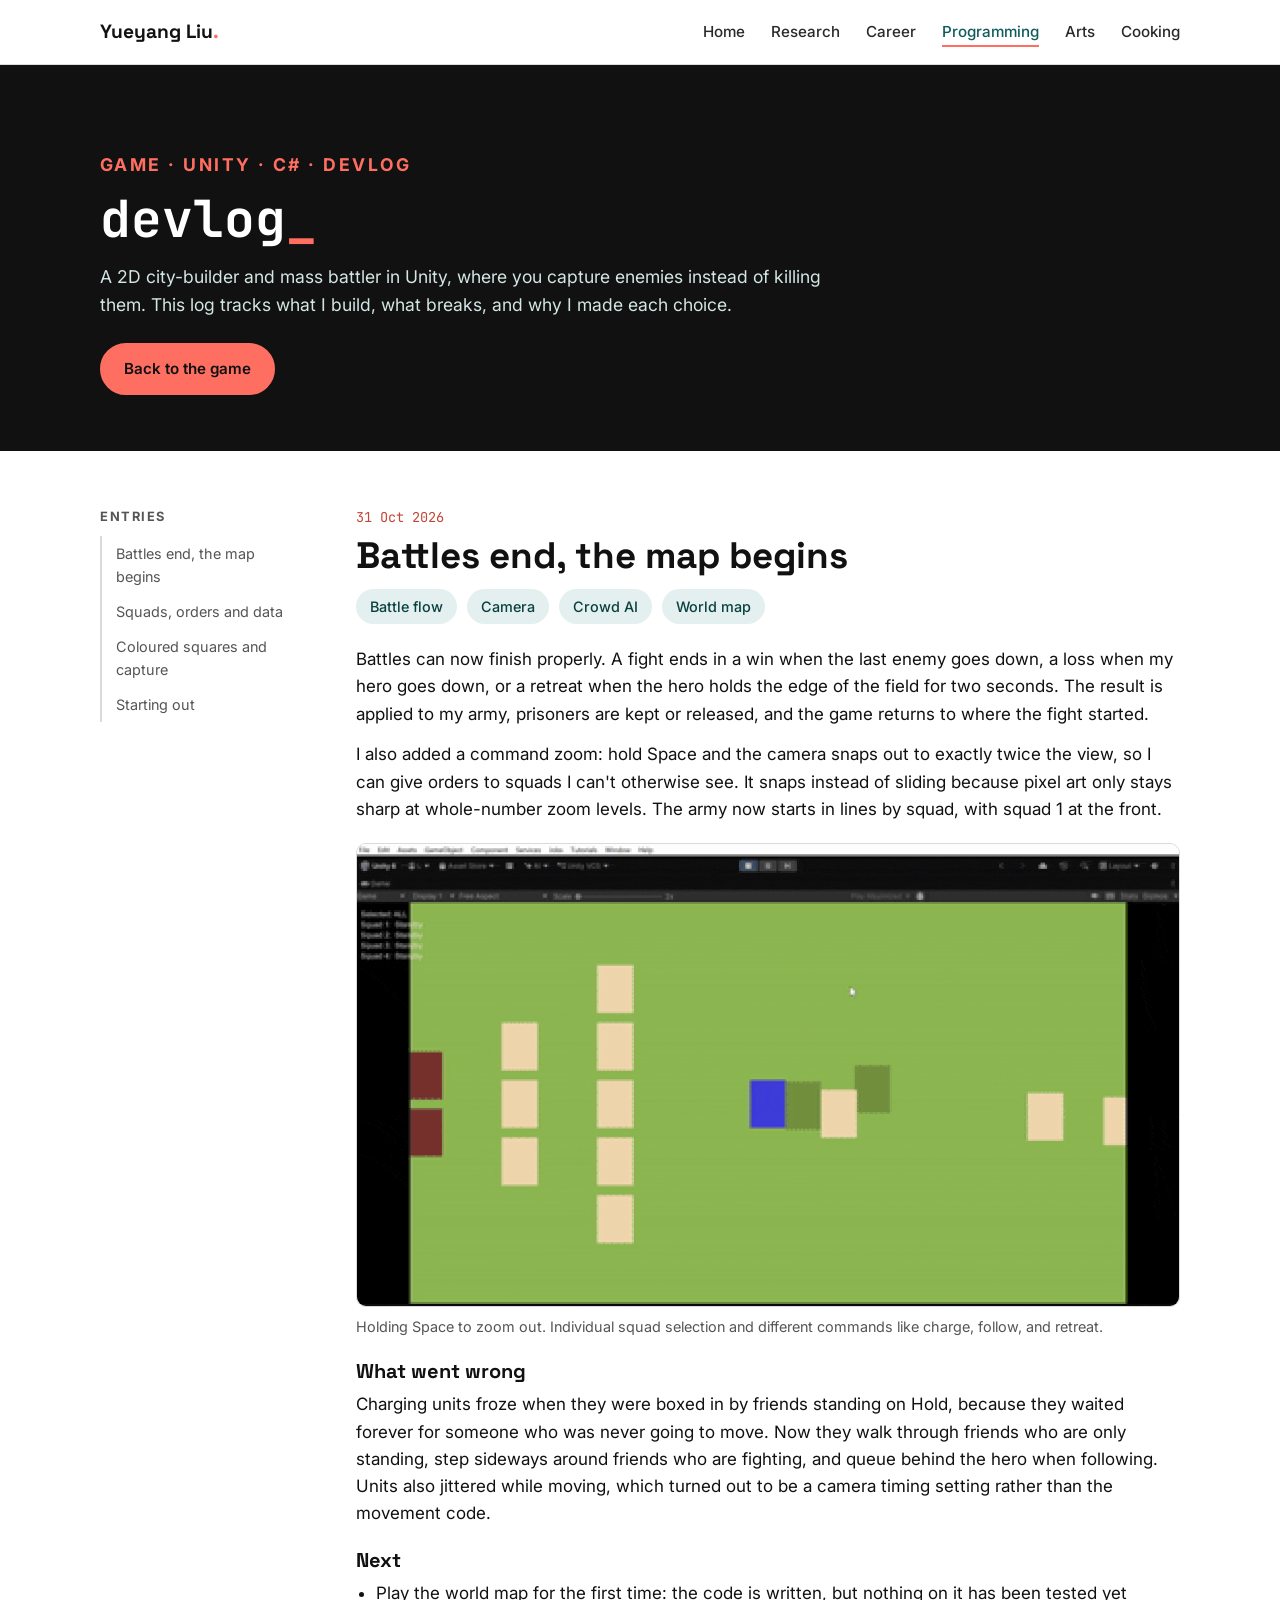
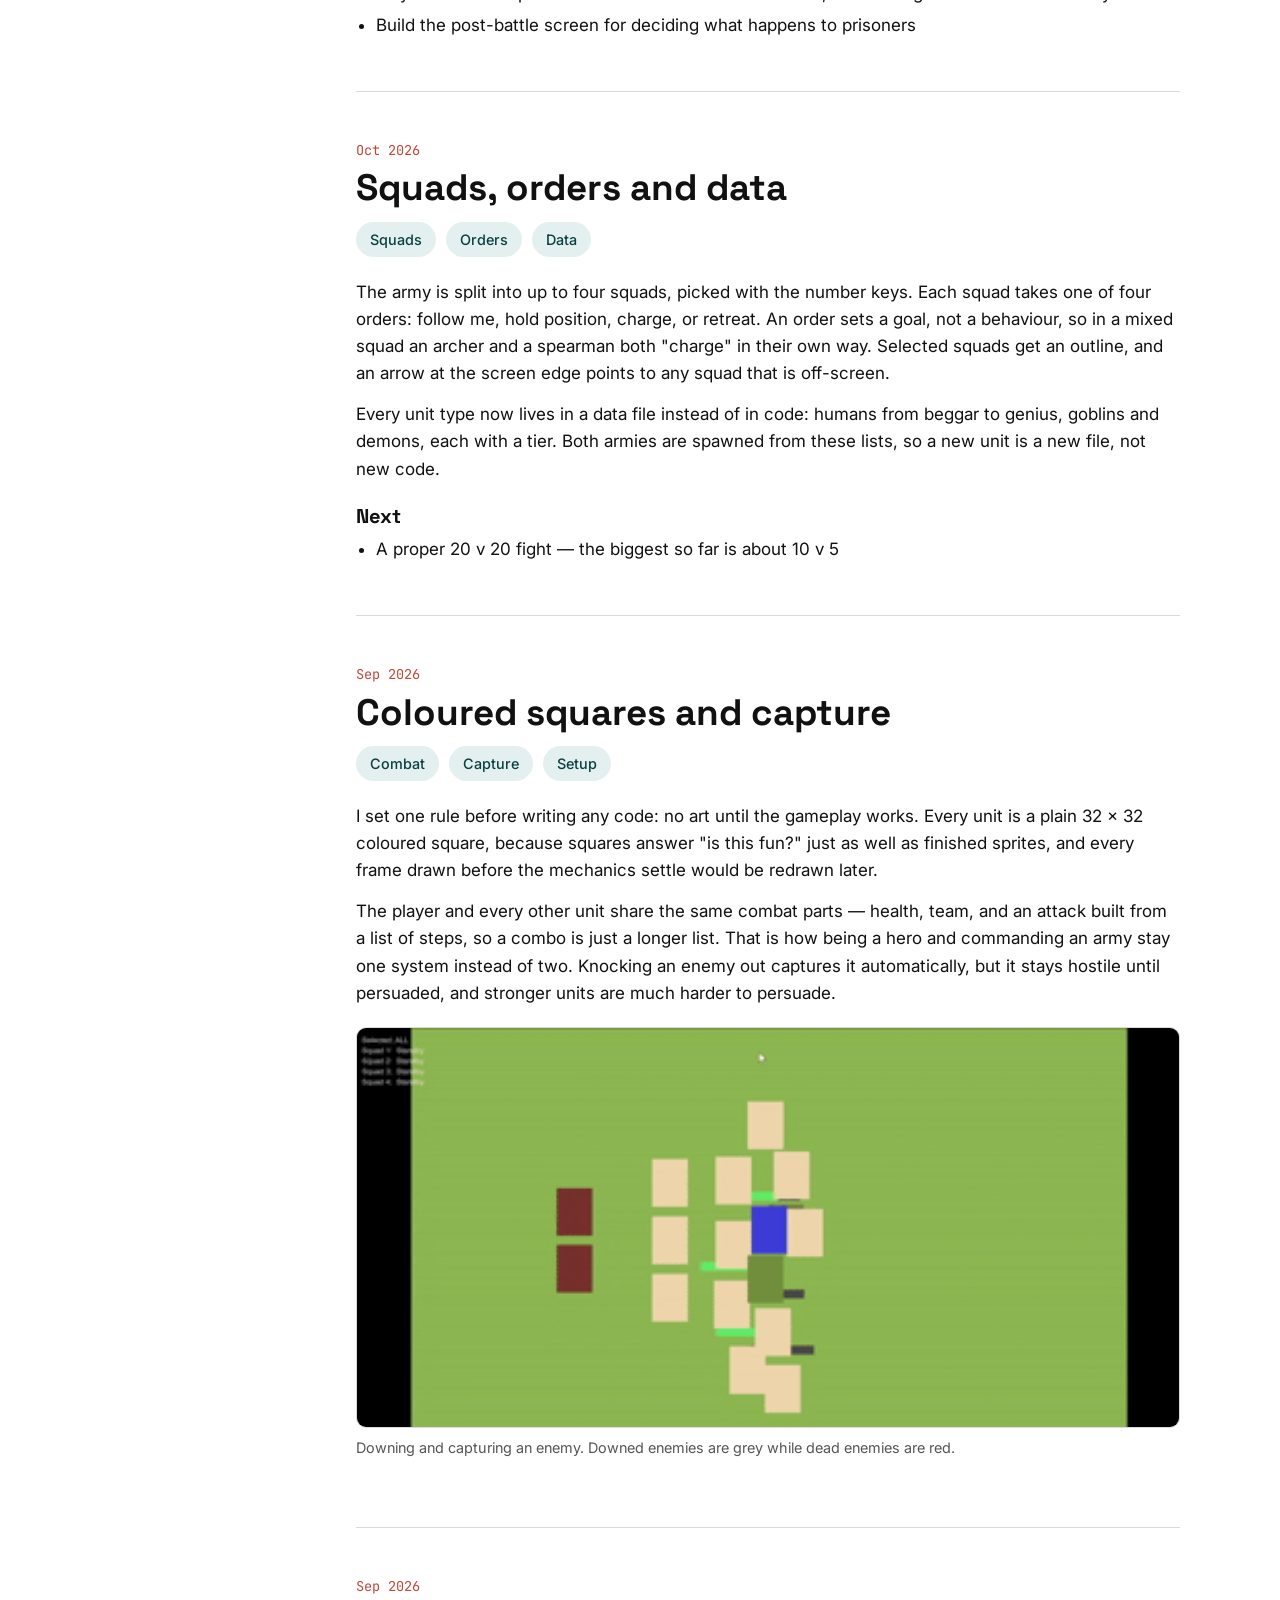
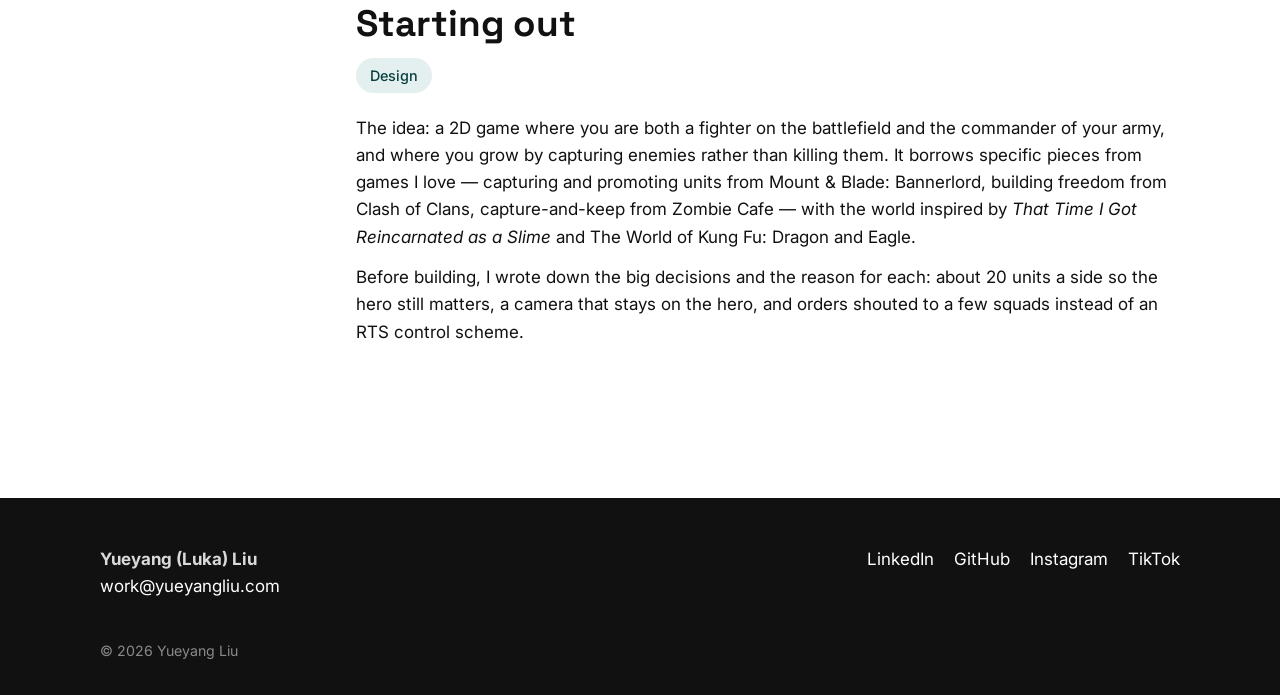
<file: devlog.html>
<!DOCTYPE html>
<html lang="en-GB">
<head>
<meta charset="utf-8">
<meta name="viewport" content="width=device-width,initial-scale=1">
<title>Devlog · Yueyang Liu</title>
<meta name="description" content="Development log for my 2D Unity game — what I built, what broke, and what I learned.">
<link rel="preconnect" href="https://fonts.googleapis.com"><link rel="preconnect" href="https://fonts.gstatic.com" crossorigin>
<link href="https://fonts.googleapis.com/css2?family=Inter:wght@400;500;600;700&family=Space+Grotesk:wght@500;700&family=JetBrains+Mono:wght@500;700&display=swap" rel="stylesheet">
<link rel="stylesheet" href="css/style.css">
<!-- Devlog styles live here, not in style.css, so this page works as one file. -->
<style>
.dl{display:grid;grid-template-columns:200px 1fr;gap:56px;padding-top:56px;padding-bottom:56px}
.dl-side{position:sticky;top:96px;align-self:start}
.dl-side p{font-size:.8rem;font-weight:700;letter-spacing:.12em;text-transform:uppercase;color:var(--g6);margin-bottom:8px}
.dl-side a{display:block;padding:6px 0 6px 14px;border-left:2px solid var(--g2);color:var(--g6);font-size:.9rem}
.dl-side a:hover{border-color:var(--b);color:var(--ink);text-decoration:none}
.post{padding-bottom:48px;margin-bottom:48px;border-bottom:1px solid var(--g2)}
.post:last-child{border:0}
.post .when{font-family:"JetBrains Mono",monospace;font-size:.85rem;color:var(--b-dark);margin-bottom:6px}
.post h2{margin-bottom:12px}
.post .chips{margin-bottom:18px}
.post figure{margin:20px 0}
.post figure img,.post figure video{border-radius:var(--r);border:1px solid var(--g2);width:100%;cursor:zoom-in}
.post figcaption{font-size:.9rem;color:var(--g6);margin-top:8px}
.post h3{margin-top:22px}
.post ul{margin-top:8px}
.post li{margin-bottom:4px}
@media(max-width:820px){.dl{grid-template-columns:1fr;gap:0}.dl-side{display:none}}
</style>
</head>
<body class="page-programming">
<nav class="nav"><div class="wrap">
<a class="logo" href="index.html">Yueyang Liu<span>.</span></a>
<button class="burger" aria-label="Menu" aria-expanded="false">☰</button>
<ul><li><a href="index.html">Home</a></li><li><a href="research.html">Research</a></li><li><a href="career.html">Career</a></li><li><a class="on" href="programming.html">Programming</a></li><li><a href="arts.html">Arts</a></li><li><a href="cooking.html">Cooking</a></li></ul>
</div></nav>
<header class="phead"><div class="wrap">
<p class="eyebrow">Game · Unity · C# · Devlog</p>
<h1>devlog</h1>
<p>A 2D city-builder and mass battler in Unity, where you capture enemies instead of killing them. This log tracks what I build, what breaks, and why I made each choice.</p>
<div class="btns"><a class="btn amber" href="programming.html#game">Back to the game</a></div>
</div></header>
<div class="wrap dl">
<!-- SIDE LIST: one link per post, newest first. Each href matches a post's id. Hidden on phones. -->
<aside class="dl-side"><p>Entries</p><a href="#entry-4">Battles end, the map begins</a><a href="#entry-3">Squads, orders and data</a><a href="#entry-2">Coloured squares and capture</a><a href="#entry-1">Starting out</a></aside>
<main>
<!-- POSTS: newest at the top. To add one, copy a whole <article> block, paste it at the top, give it the next id, and add a matching link to the side list. -->
<article class="post" id="entry-4">
<p class="when">31 Oct 2026</p>
<h2>Battles end, the map begins</h2>
<ul class="chips"><li>Battle flow</li><li>Camera</li><li>Crowd AI</li><li>World map</li></ul>
<p>Battles can now finish properly. A fight ends in a win when the last enemy goes down, a loss when my hero goes down, or a retreat when the hero holds the edge of the field for two seconds. The result is applied to my army, prisoners are kept or released, and the game returns to where the fight started.</p>
<p>I also added a command zoom: hold Space and the camera snaps out to exactly twice the view, so I can give orders to squads I can't otherwise see. It snaps instead of sliding because pixel art only stays sharp at whole-number zoom levels. The army now starts in lines by squad, with squad 1 at the front.</p>
<figure><img src="assets/img/programming/game.gif" alt="A battle between coloured-square armies with the command zoom" loading="lazy" data-zoom><figcaption>Holding Space to zoom out. Individual squad selection and different commands like charge, follow, and retreat.</figcaption></figure>
<h3>What went wrong</h3>
<p>Charging units froze when they were boxed in by friends standing on Hold, because they waited forever for someone who was never going to move. Now they walk through friends who are only standing, step sideways around friends who are fighting, and queue behind the hero when following. Units also jittered while moving, which turned out to be a camera timing setting rather than the movement code.</p>
<h3>Next</h3>
<ul><li>Play the world map for the first time: the code is written, but nothing on it has been tested yet</li><li>Build the post-battle screen for deciding what happens to prisoners</li></ul>
</article>
<article class="post" id="entry-3">
<p class="when">Oct 2026</p>
<h2>Squads, orders and data</h2>
<ul class="chips"><li>Squads</li><li>Orders</li><li>Data</li></ul>
<p>The army is split into up to four squads, picked with the number keys. Each squad takes one of four orders: follow me, hold position, charge, or retreat. An order sets a goal, not a behaviour, so in a mixed squad an archer and a spearman both "charge" in their own way. Selected squads get an outline, and an arrow at the screen edge points to any squad that is off-screen.</p>
<p>Every unit type now lives in a data file instead of in code: humans from beggar to genius, goblins and demons, each with a tier. Both armies are spawned from these lists, so a new unit is a new file, not new code.</p>
<h3>Next</h3>
<ul><li>A proper 20 v 20 fight — the biggest so far is about 10 v 5</li></ul>
</article>
<article class="post" id="entry-2">
<p class="when">Sep 2026</p>
<h2>Coloured squares and capture</h2>
<ul class="chips"><li>Combat</li><li>Capture</li><li>Setup</li></ul>
<p>I set one rule before writing any code: no art until the gameplay works. Every unit is a plain 32 × 32 coloured square, because squares answer "is this fun?" just as well as finished sprites, and every frame drawn before the mechanics settle would be redrawn later.</p>
<p>The player and every other unit share the same combat parts — health, team, and an attack built from a list of steps, so a combo is just a longer list. That is how being a hero and commanding an army stay one system instead of two. Knocking an enemy out captures it automatically, but it stays hostile until persuaded, and stronger units are much harder to persuade.</p>
<figure><img src="assets/img/programming/game-2.gif" alt="Coloured squares fighting, with a downed enemy turning grey" loading="lazy" data-zoom><figcaption>Downing and capturing an enemy. Downed enemies are grey while dead enemies are red.</figcaption></figure>
</article>
<article class="post" id="entry-1">
<p class="when">Sep 2026</p>
<h2>Starting out</h2>
<ul class="chips"><li>Design</li></ul>
<p>The idea: a 2D game where you are both a fighter on the battlefield and the commander of your army, and where you grow by capturing enemies rather than killing them. It borrows specific pieces from games I love — capturing and promoting units from Mount &amp; Blade: Bannerlord, building freedom from Clash of Clans, capture-and-keep from Zombie Cafe — with the world inspired by <i>That Time I Got Reincarnated as a Slime</i> and The World of Kung Fu: Dragon and Eagle.</p>
<p>Before building, I wrote down the big decisions and the reason for each: about 20 units a side so the hero still matters, a camera that stays on the hero, and orders shouted to a few squads instead of an RTS control scheme.</p>
</article>
</main>
</div>
<footer><div class="wrap">
<div><b>Yueyang (Luka) Liu</b><br><a href="mailto:work@yueyangliu.com">work@yueyangliu.com</a></div>
<ul><li><a href="https://www.linkedin.com/in/yueyang-liu/">LinkedIn</a></li><li><a href="https://github.com/HackYou-Yang17">GitHub</a></li><li><a href="https://www.instagram.com/lukay_lyy/">Instagram</a></li><li><a href="arts.html#tiktok">TikTok</a></li></ul>
<small>© <span class="year"></span> Yueyang Liu</small>
</div></footer>
<script src="js/main.js"></script>
</body>
</html>
</file>
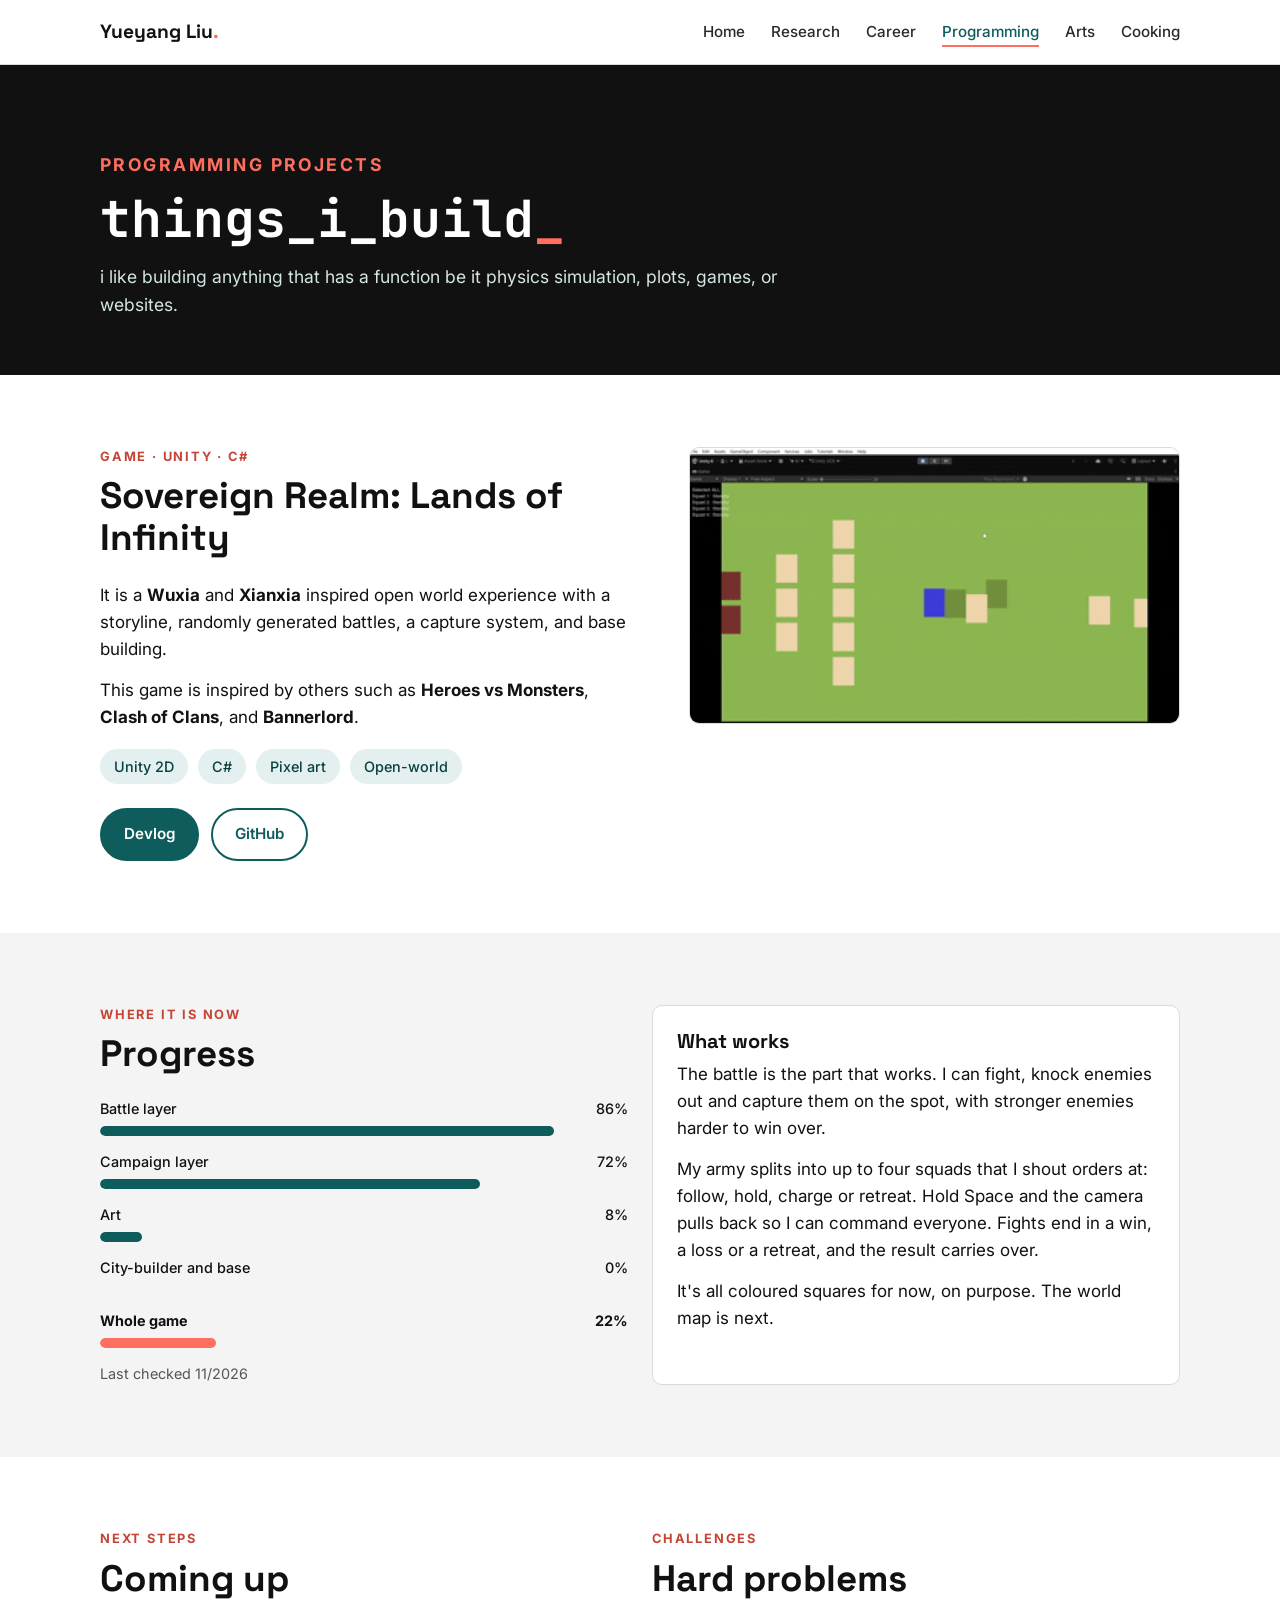
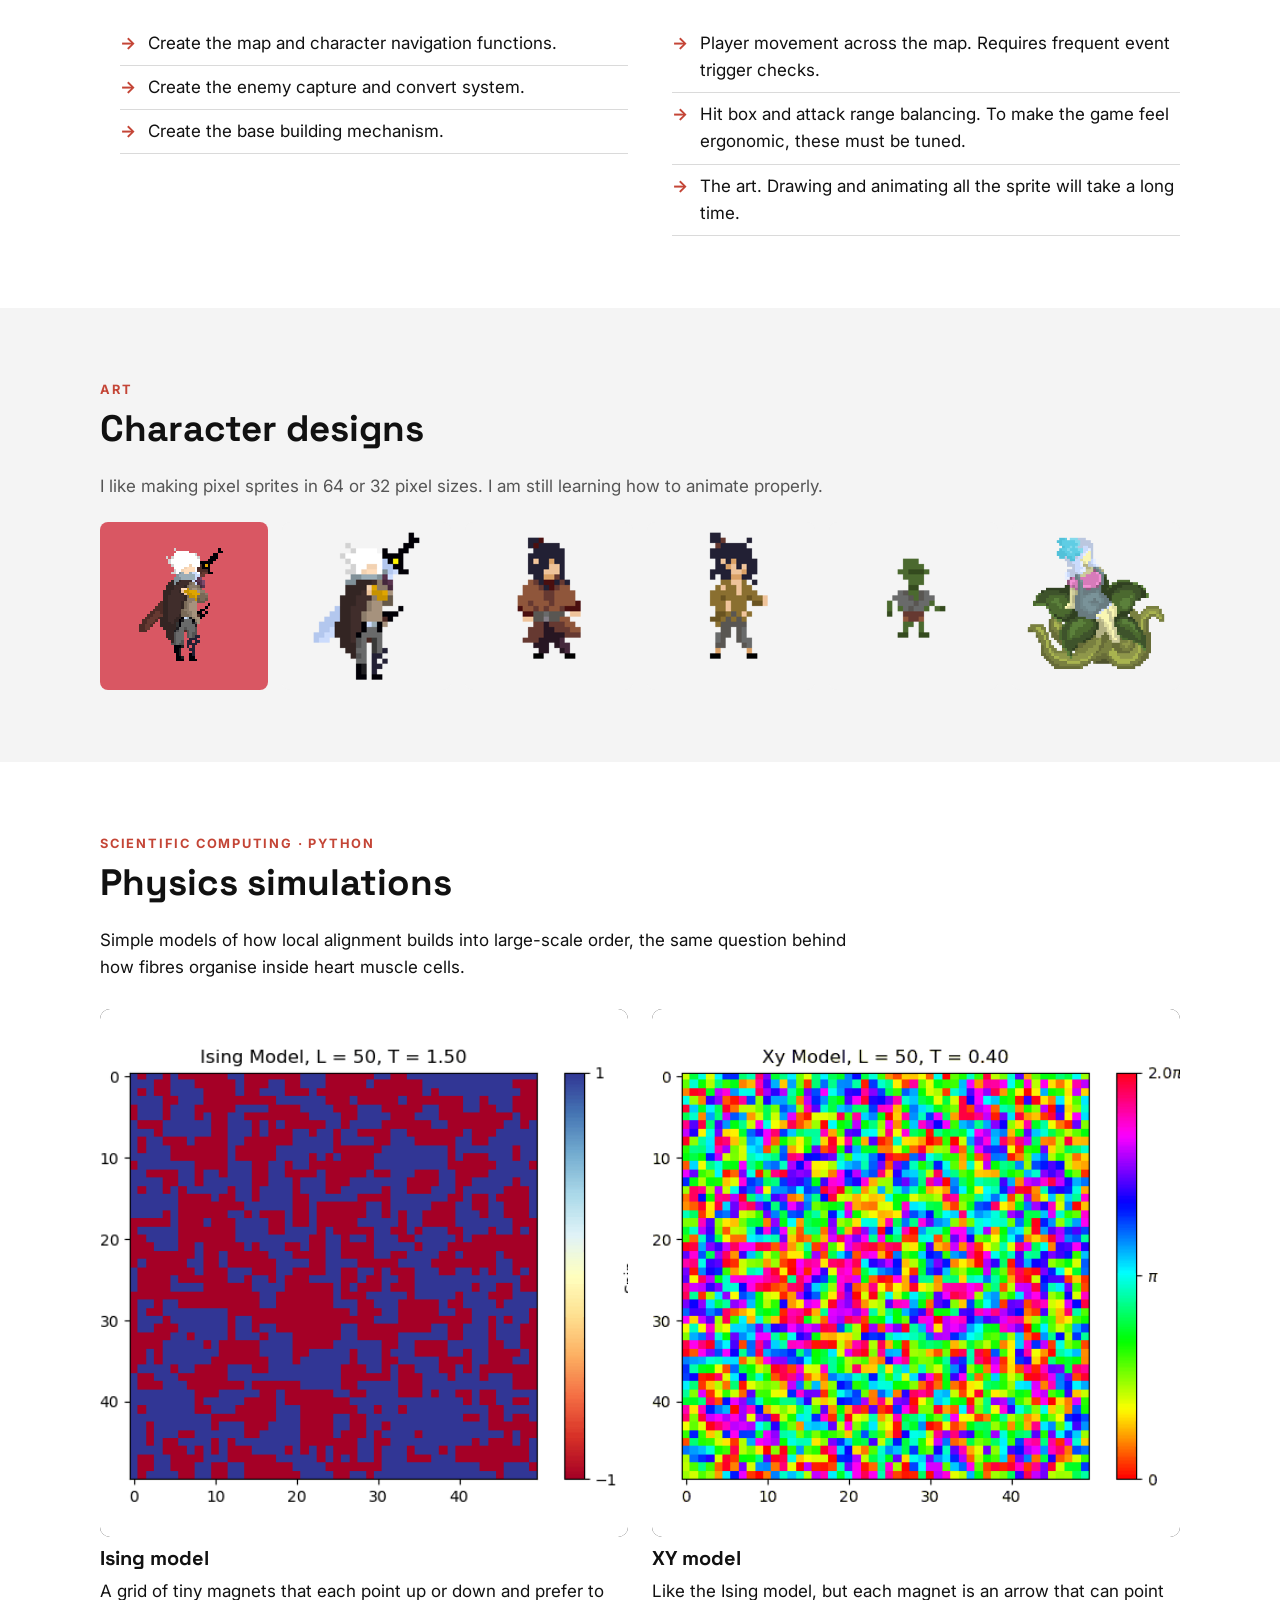
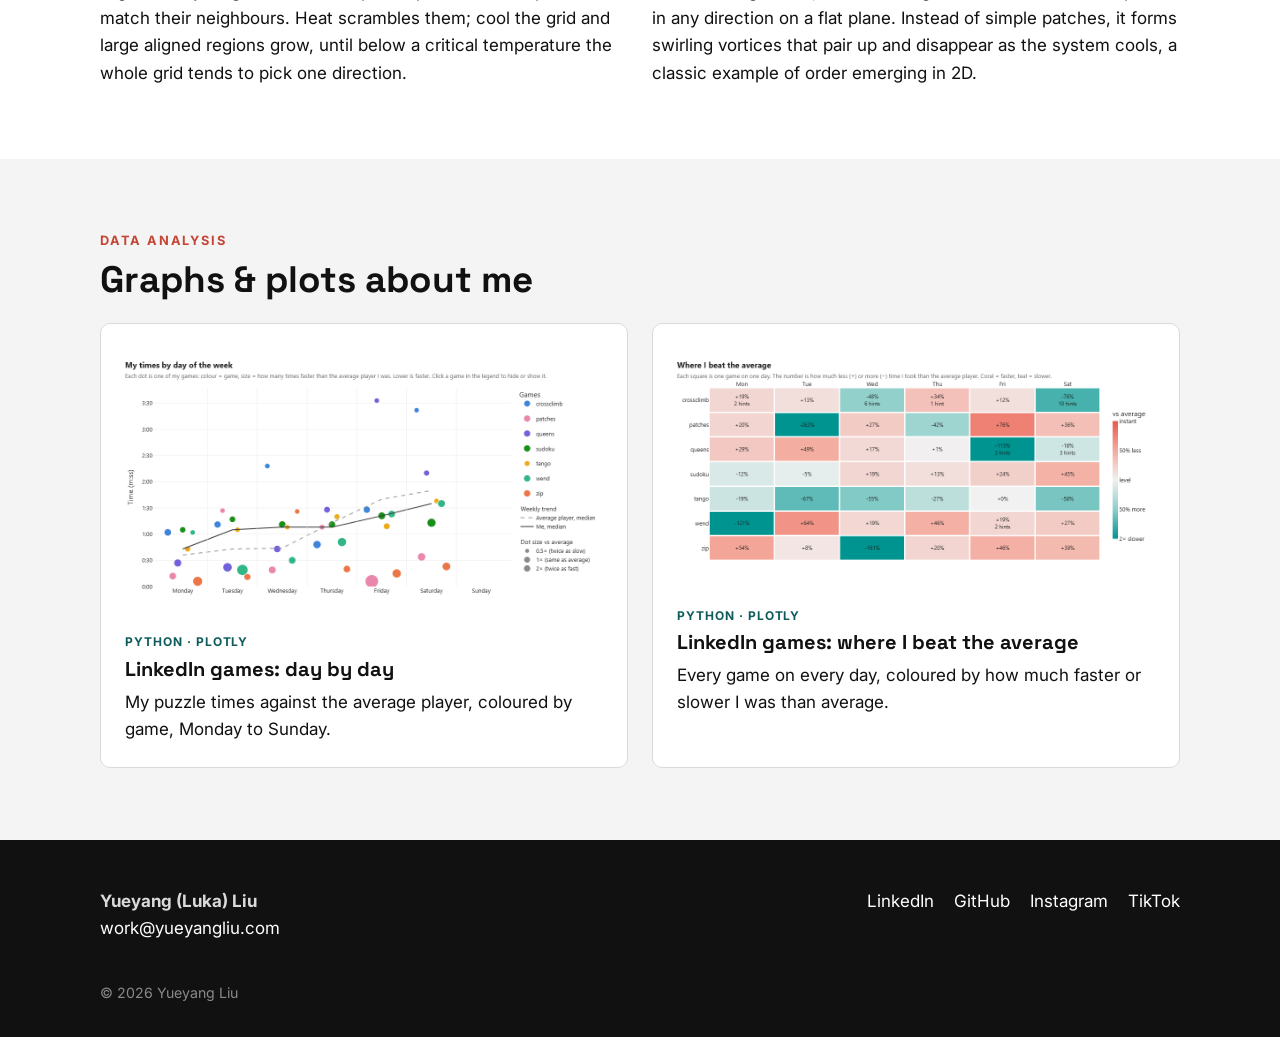
<file: programming.html>
<!DOCTYPE html>
<html lang="en-GB"><head>
<meta charset="utf-8">
<meta name="viewport" content="width=device-width,initial-scale=1">
<title>Programming · Yueyang Liu</title>
<meta name="description" content="Programming projects by Yueyang (Luka) Liu: a 2D Unity mass-battler game, physics simulations of the XY and Ising models, and data plots.">
<link rel="preconnect" href="https://fonts.googleapis.com"><link rel="preconnect" href="https://fonts.gstatic.com" crossorigin>
<link href="https://fonts.googleapis.com/css2?family=Inter:wght@400;500;600;700&family=Space+Grotesk:wght@500;700&family=JetBrains+Mono:wght@500;700&display=swap" rel="stylesheet">
<link rel="stylesheet" href="css/style.css">
</head>
<body class="page-programming">
<nav class="nav"><div class="wrap">
<a class="logo" href="index.html">Yueyang Liu<span>.</span></a>
<button class="burger" aria-label="Menu" aria-expanded="false">☰</button>
<ul><li><a href="index.html">Home</a></li><li><a href="research.html">Research</a></li><li><a href="career.html">Career</a></li><li><a class="on" href="programming.html">Programming</a></li><li><a href="arts.html">Arts</a></li><li><a href="cooking.html">Cooking</a></li></ul>
</div></nav>
<header class="phead"><div class="wrap">
<p class="eyebrow">Programming projects</p>
<h1>things_i_build</h1>
<p>i like building anything that has a function be it physics simulation, plots, games, or websites.</p>
</div></header>
<!-- GAME: description -->
<section id="game"><div class="wrap project">
<div>
<p class="eyebrow">Game · Unity · C#</p>
<h2>Sovereign Realm: Lands of Infinity</h2>
<p>It is a <b>Wuxia</b> and <b>Xianxia</b> inspired open world experience with a storyline, randomly generated battles, a capture system, and base building.</p> 
<p>This game is inspired by others such as <b>Heroes vs Monsters</b>, <b>Clash of Clans</b>, and <b>Bannerlord</b>.</p>
<ul class="chips" style="margin-top:18px"><li>Unity 2D</li><li>C#</li><li>Pixel art</li><li>Open-world</li></ul>
<div class="btns"><a class="btn" href="devlog.html">Devlog</a><a class="btn alt" href="https://github.com/HackYou-Yang17">GitHub</a></div>
</div>
<img src="assets/img/programming/game.gif" loading="lazy" alt="Battle scene showing the zoom-out and commanding functions." data-zoom>
</div></section>
<!-- GAME: where it is now. Numbers below are from progress.md on 31 Oct 2026 — update them when you do a progress check. -->
<section class="alt-bg"><div class="wrap twocol">
<div>
<p class="eyebrow">Where it is now</p>
<h2>Progress</h2>
<div class="bar"><div class="lab"><span>Battle layer</span><span>86%</span></div><div class="track"><div class="fill" style="width:86%"></div></div></div>
<div class="bar"><div class="lab"><span>Campaign layer</span><span>72%</span></div><div class="track"><div class="fill" style="width:72%"></div></div></div>
<div class="bar"><div class="lab"><span>Art</span><span>8%</span></div><div class="track"><div class="fill" style="width:8%"></div></div></div>
<div class="bar"><div class="lab"><span>City-builder and base</span><span>0%</span></div><div class="track"><div class="fill" style="width:0%"></div></div></div>
<div class="bar total"><div class="lab"><span><b>Whole game</b></span><span><b>22%</b></span></div><div class="track"><div class="fill" style="width:22%"></div></div></div>
<p class="muted" style="font-size:.9rem;margin-top:12px">Last checked <span>11/2026</span></p>
</div>
<div class="card">
<h3>What works</h3>
<p>The battle is the part that works. I can fight, knock enemies out and capture them on the spot, with stronger enemies harder to win over.</p>
<p>My army splits into up to four squads that I shout orders at: follow, hold, charge or retreat. Hold Space and the camera pulls back so I can command everyone. Fights end in a win, a loss or a retreat, and the result carries over.</p>
<p>It's all coloured squares for now, on purpose. The world map is next.</p></div>
</div></section>
<!-- GAME: next steps and challenges -->
<section><div class="wrap twocol">
<div><p class="eyebrow">Next steps</p><h2>Coming up</h2><ul class="check">
    <li>Create the map and character navigation functions.</li>
    <li>Create the enemy capture and convert system.</li>
    <li>Create the base building mechanism.</li></ul></div>
<div><p class="eyebrow">Challenges</p><h2>Hard problems</h2><ul class="check">
    <li>Player movement across the map. Requires frequent event trigger checks.</li>
    <li>Hit box and attack range balancing. To make the game feel ergonomic, these must be tuned.</li>
    <li>The art. Drawing and animating all the sprite will take a long time.</li></ul></div>
</div></section>
<!-- ART: character designs. Click to enlarge. Add or remove <img> lines freely. -->
<section class="alt-bg"><div class="wrap">
<p class="eyebrow">Art</p>
<h2>Character designs</h2>
<p class="muted" style="margin-bottom:22px"><span>I like making pixel sprites in 64 or 32 pixel sizes. I am still learning how to animate properly.</span></p>
<div class="gallery">
<img src="assets/img/programming/art-1.gif" loading="lazy" alt="Lumi idle animation" data-zoom>
<img src="assets/img/programming/art-2.png" loading="lazy" alt="Lumi" data-zoom>
<img src="assets/img/programming/art-3.png" loading="lazy" alt="Anti-hero" data-zoom>
<img src="assets/img/programming/art-4.png" loading="lazy" alt="Begger" data-zoom>
<img src="assets/img/programming/art-5.png" loading="lazy" alt="Goblin" data-zoom>
<img src="assets/img/programming/art-6.png" loading="lazy" alt="Light the Way character: Annie" data-zoom>
</div>
</div></section>
<!-- SIMULATIONS from the MRes: shows you can code complex physics. The research page links here. -->
<section id="simulations"><div class="wrap">
<p class="eyebrow">Scientific computing · Python</p>
<h2>Physics simulations</h2>
<p style="max-width:44em">Simple models of how local alignment builds into large-scale order, the same question behind how fibres organise inside heart muscle cells.</p>
<div class="grid g2 sims" style="margin-top:28px">
<figure><img src="assets/img/programming/ising-model.gif" loading="lazy" alt="Animation of the Ising model"><figcaption><h3>Ising model</h3><p>A grid of tiny magnets that each point up or down and prefer to match their neighbours. Heat scrambles them; cool the grid and large aligned regions grow, until below a critical temperature the whole grid tends to pick one direction.</p></figcaption></figure>
<figure><img src="assets/img/programming/xy-model.gif" loading="lazy" alt="Animation of the XY model"><figcaption><h3>XY model</h3><p>Like the Ising model, but each magnet is an arrow that can point in any direction on a flat plane. Instead of simple patches, it forms swirling vortices that pair up and disappear as the system cools, a classic example of order emerging in 2D.</p></figcaption></figure>
</div>
</div></section>
<!-- MORE: copy a card to add another project -->
<section class="alt-bg"><div class="wrap">
<p class="eyebrow">Data analysis</p>
<h2>Graphs &amp; plots about me</h2>
<div class="grid g3">
<a class="card" href="projects/linkedin_games.html#by-day" target="_blank" rel="noopener" style="display:block;color:inherit;text-decoration:none"><img src="assets/img/programming/linkedin-days.png" alt="Scatter chart of my LinkedIn puzzle times by day of the week" loading="lazy" style="border-radius:6px;margin-bottom:14px"><span class="tag">Python · Plotly</span><h3>LinkedIn games: day by day</h3><p>My puzzle times against the average player, coloured by game, Monday to Sunday.</p></a>
<a class="card" href="projects/linkedin_games.html#heatmap" target="_blank" rel="noopener" style="display:block;color:inherit;text-decoration:none"><img src="assets/img/programming/linkedin-heatmap.png" alt="Heatmap of where I beat the average LinkedIn puzzle time" loading="lazy" style="border-radius:6px;margin-bottom:14px"><span class="tag">Python · Plotly</span><h3>LinkedIn games: where I beat the average</h3><p>Every game on every day, coloured by how much faster or slower I was than average.</p></a>
</div>
</div></section>
<footer><div class="wrap">
<div><b>Yueyang (Luka) Liu</b><br><a href="mailto:work@yueyangliu.com">work@yueyangliu.com</a></div>
<ul><li><a href="https://www.linkedin.com/in/yueyang-liu/">LinkedIn</a></li><li><a href="https://github.com/HackYou-Yang17">GitHub</a></li><li><a href="https://www.instagram.com/lukay_lyy/">Instagram</a></li><li><a href="arts.html#tiktok">TikTok</a></li></ul>
<small>© <span class="year"></span> Yueyang Liu</small>
</div></footer>
<script src="js/main.js"></script>
</body>
</html>
</file>
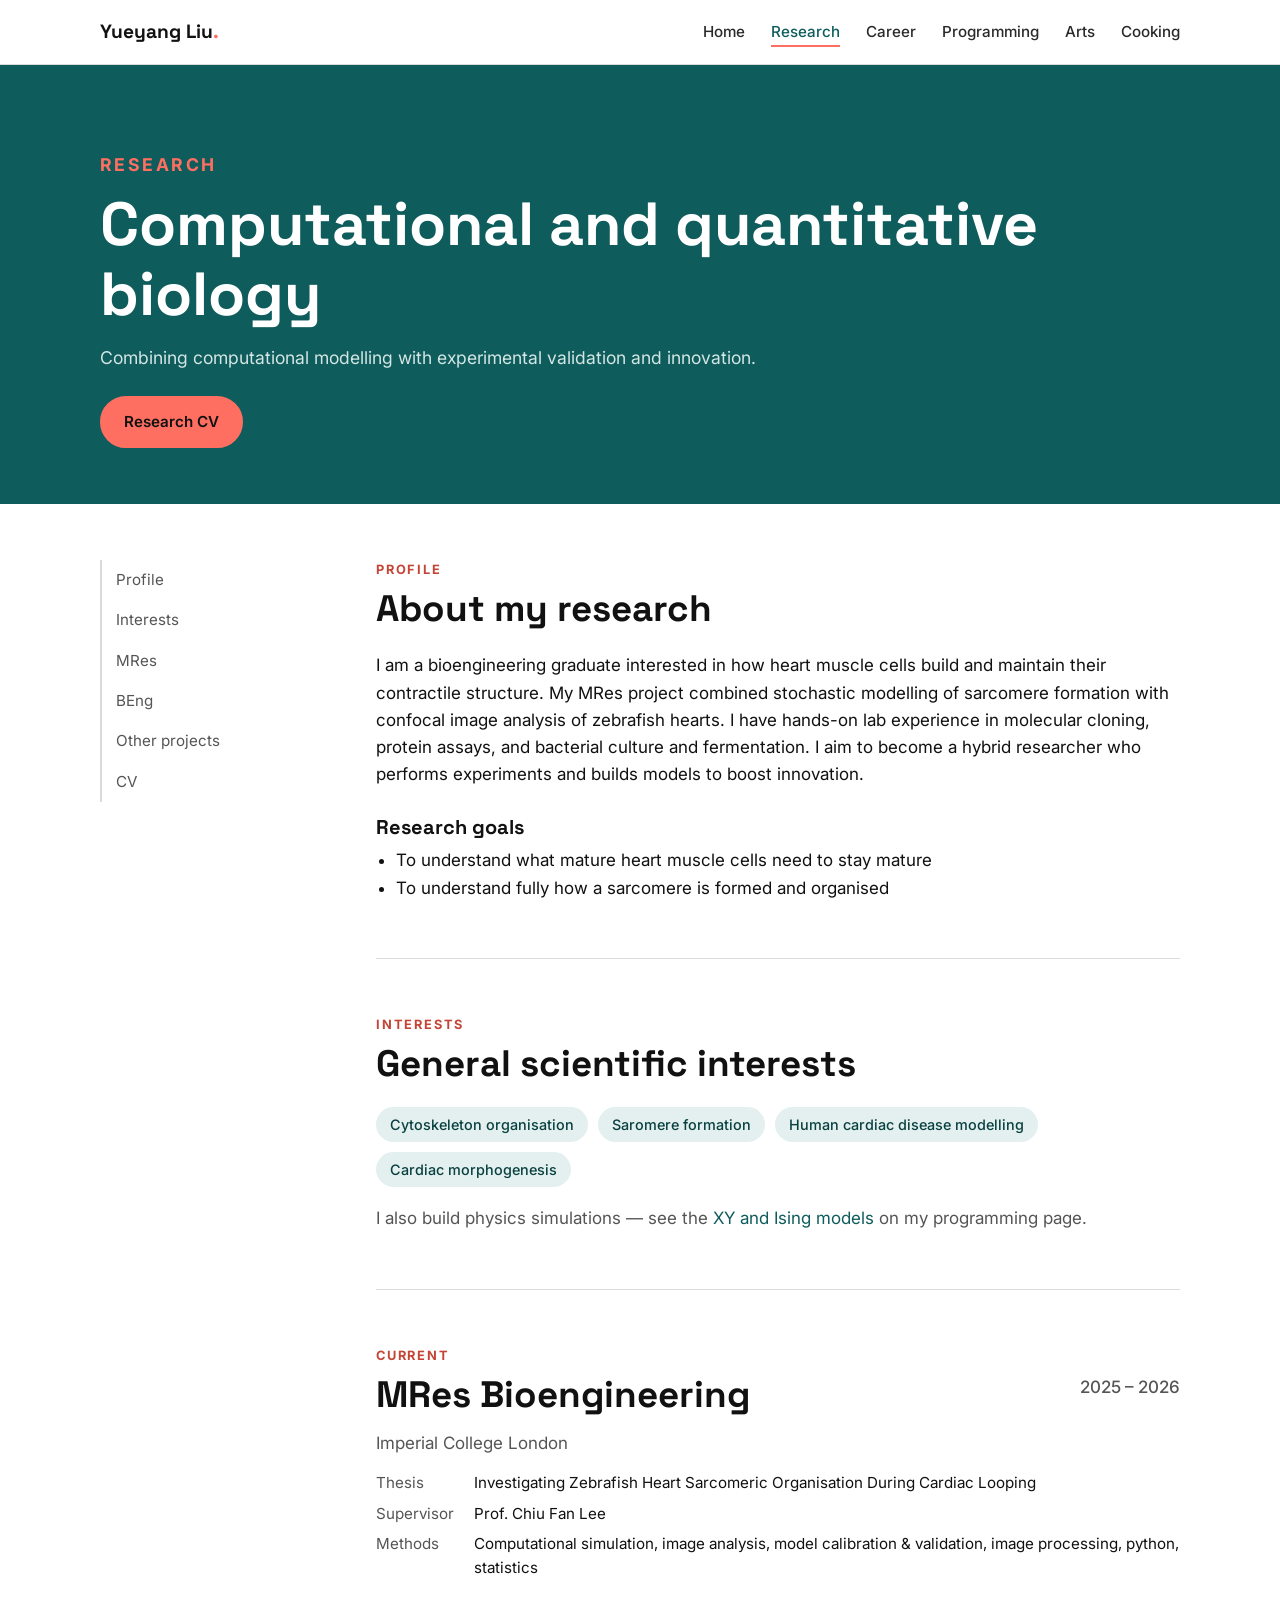
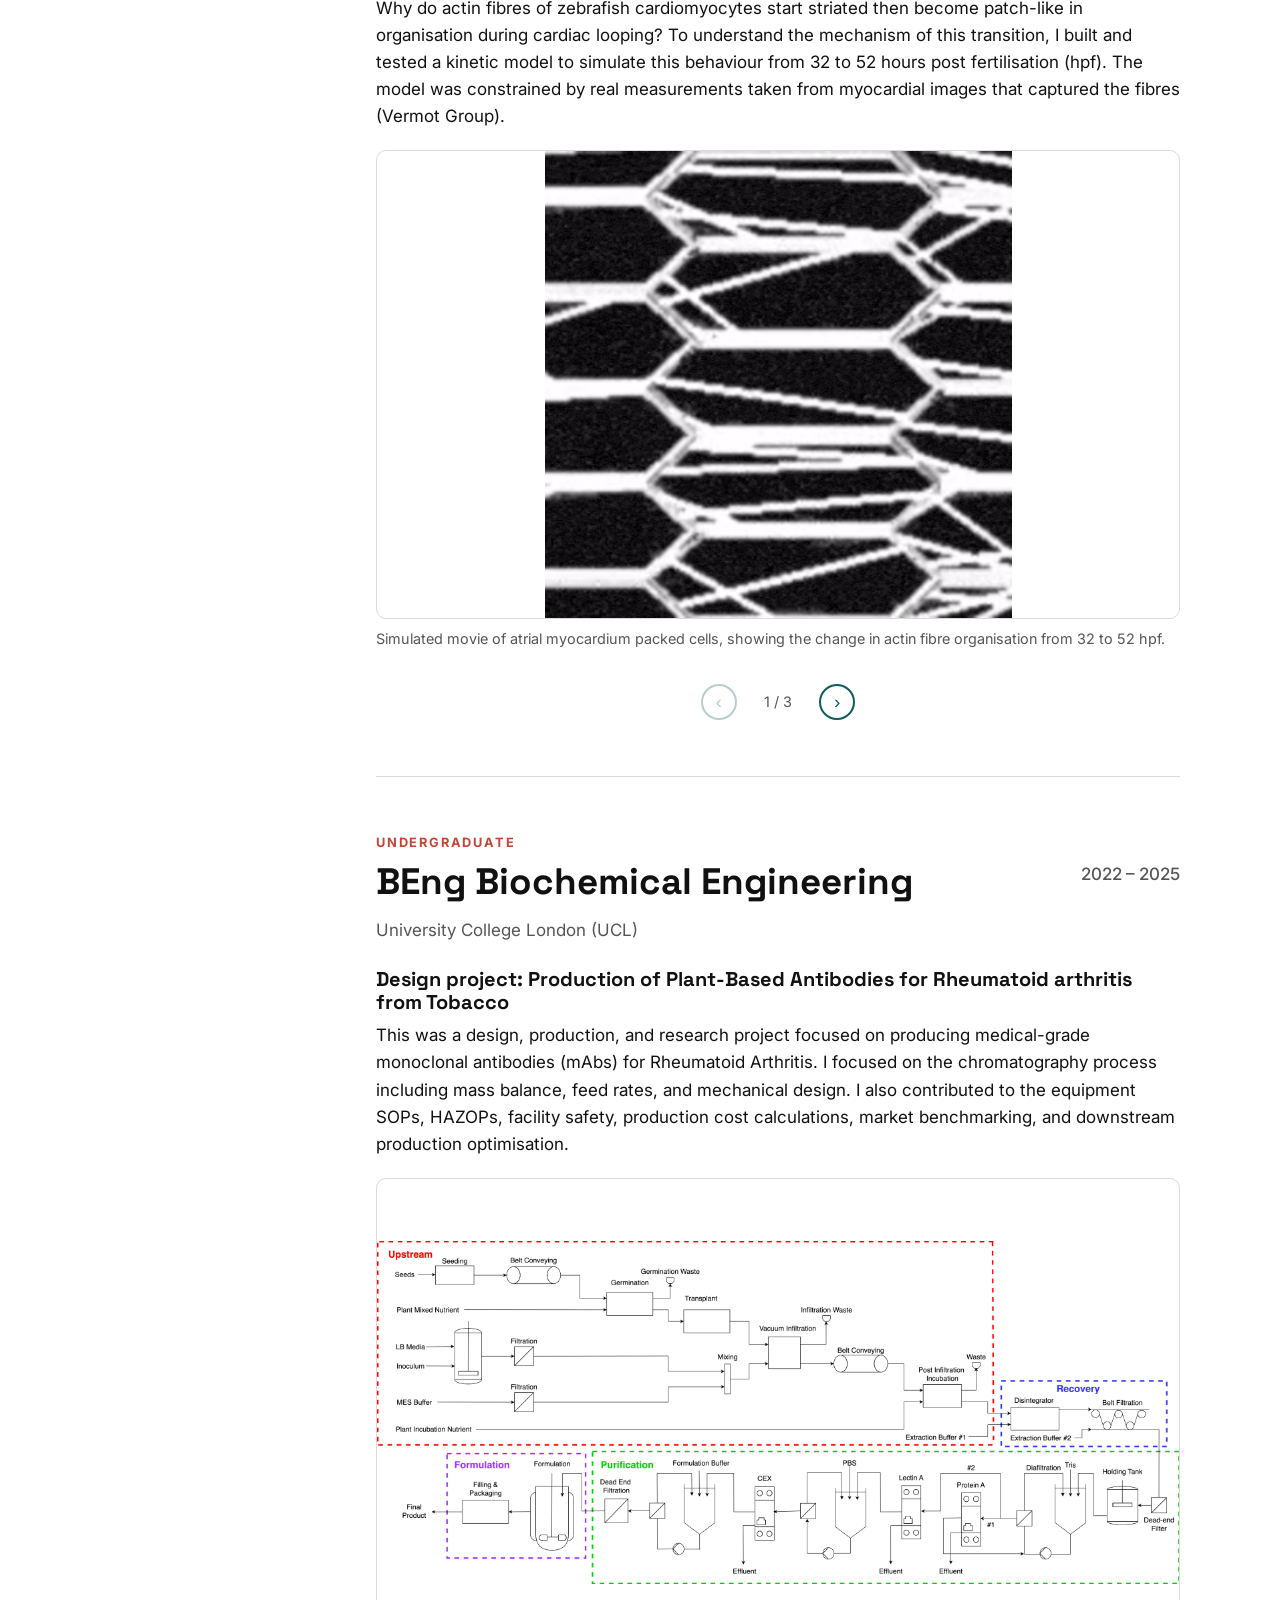
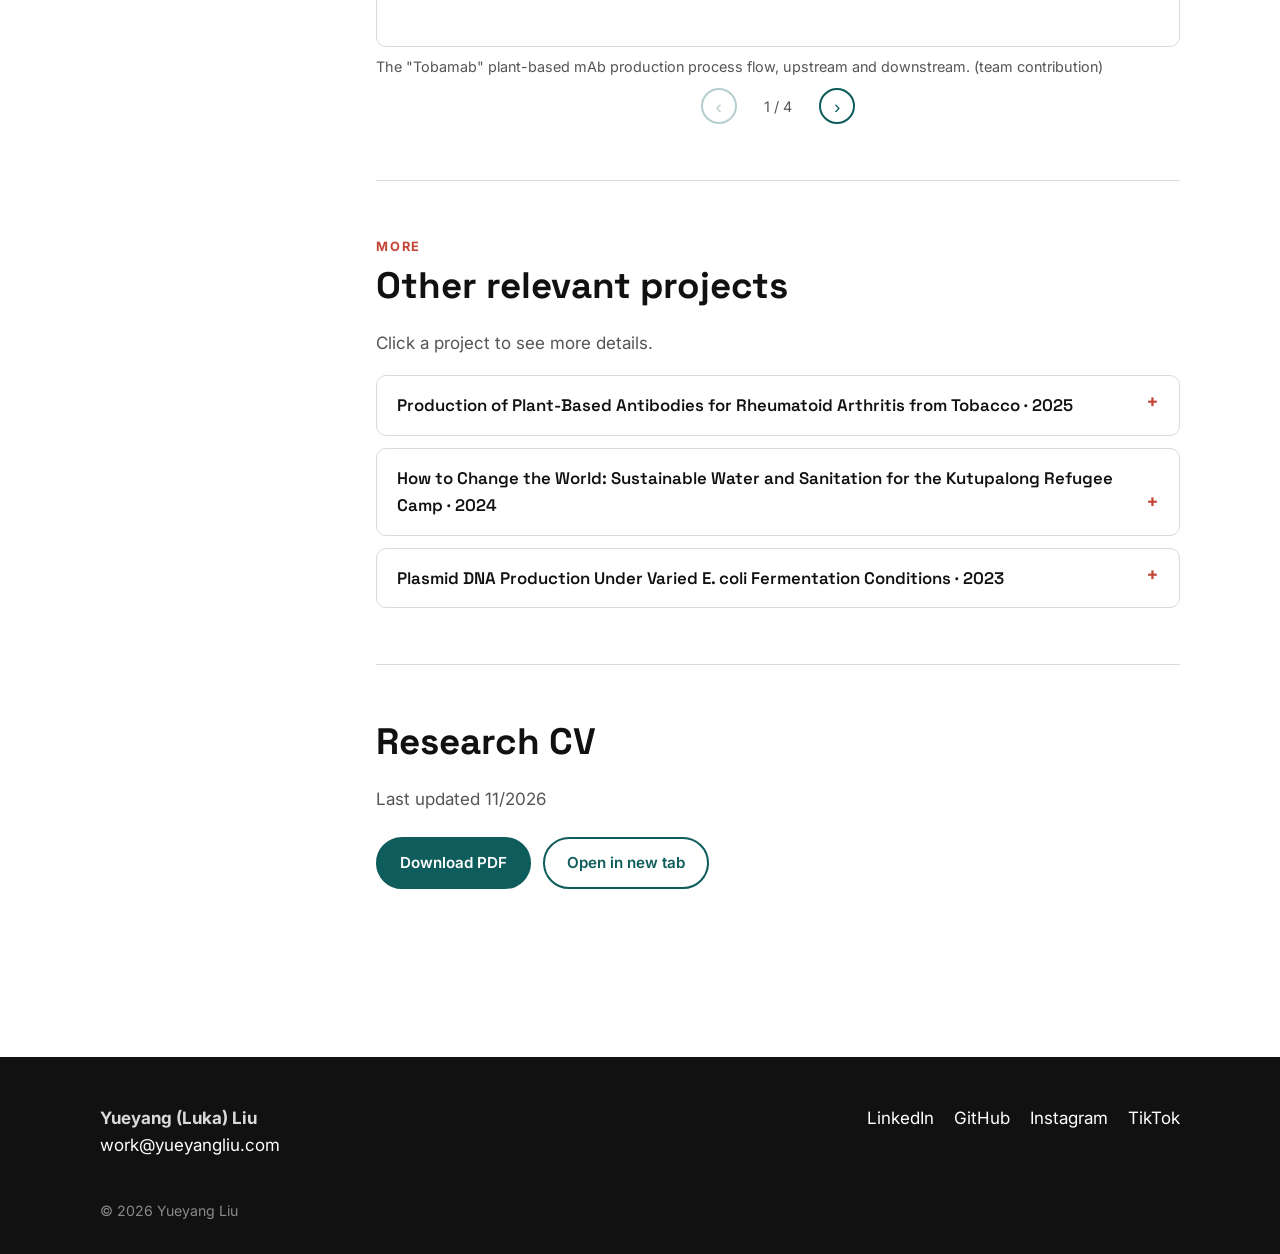
<file: research.html>
<!DOCTYPE html>
<html lang="en-GB">
<head>
<meta charset="utf-8">
<meta name="viewport" content="width=device-width,initial-scale=1">
<title>Research · Yueyang Liu</title>
<meta name="description" content="Yueyang (Luka) Liu's research: computational models of how heart muscle cells organise their structure, from an MRes at Imperial and a BEng at UCL.">
<link rel="preconnect" href="https://fonts.googleapis.com"><link rel="preconnect" href="https://fonts.gstatic.com" crossorigin>
<link href="https://fonts.googleapis.com/css2?family=Inter:wght@400;500;600;700&family=Space+Grotesk:wght@500;700&display=swap" rel="stylesheet">
<link rel="stylesheet" href="css/style.css">
</head>
<body class="page-research">
<nav class="nav"><div class="wrap">
<a class="logo" href="index.html">Yueyang Liu<span>.</span></a>
<button class="burger" aria-label="Menu" aria-expanded="false">☰</button>
<ul><li><a href="index.html">Home</a></li><li><a class="on" href="research.html">Research</a></li><li><a href="career.html">Career</a></li><li><a href="programming.html">Programming</a></li><li><a href="arts.html">Arts</a></li><li><a href="cooking.html">Cooking</a></li></ul>
</div></nav>
<header class="phead"><div class="wrap">
<p class="eyebrow">Research</p>
<h1>Computational and quantitative biology</h1>
<p>Combining computational modelling with experimental validation and innovation.</p>
<div class="btns"><a class="btn amber" href="#cv">Research CV</a></div>
</div></header>
<div class="wrap layout">
<!-- Side menu: jumps to each section. Hidden on phones. -->
<aside class="side"><a href="#profile">Profile</a><a href="#interests">Interests</a><a href="#mres">MRes</a><a href="#beng">BEng</a><a href="#projects">Other projects</a><a href="#cv">CV</a></aside>
<main>
<div class="block" id="profile">
<p class="eyebrow">Profile</p>
<h2>About my research</h2>
<p>I am a bioengineering graduate interested in how heart muscle cells build and maintain their contractile structure. My MRes project combined stochastic modelling of sarcomere formation with confocal image analysis of zebrafish hearts. I have hands-on lab experience in molecular cloning, protein assays, and bacterial culture and fermentation. I aim to become a hybrid researcher who performs experiments and builds models to boost innovation. </p>
<h3 style="margin-top:28px">Research goals</h3>
<ul>
<li>To understand what mature heart muscle cells need to stay mature</li>
<li>To understand fully how a sarcomere is formed and organised</li>
</ul>
</div>
<div class="block" id="interests">
<p class="eyebrow">Interests</p>
<h2>General scientific interests</h2>
<ul class="chips"><li>Cytoskeleton organisation</li><li>Saromere formation</li><li>Human cardiac disease modelling</li><li>Cardiac morphogenesis</li></ul>
<p style="margin-top:18px" class="muted">I also build physics simulations — see the <a href="programming.html#simulations">XY and Ising models</a> on my programming page.</p>
</div>
<div class="block" id="mres">
<p class="eyebrow">Current</p>
<div class="degree"><h2 style="margin:0">MRes Bioengineering</h2><span class="when">2025 – 2026</span></div>
<p class="muted">Imperial College London</p>
<dl class="facts">
<dt>Thesis</dt><dd>Investigating Zebrafish Heart Sarcomeric Organisation During Cardiac Looping</dd>
<dt>Supervisor</dt><dd>Prof. Chiu Fan Lee</dd>
<dt>Methods</dt><dd>Computational simulation, image analysis, model calibration &amp; validation, image processing, python, statistics</dd>
</dl>
<p>Why do actin fibres of zebrafish cardiomyocytes start striated then become patch-like in organisation during cardiac looping? To understand the mechanism of this transition, I built and tested a kinetic model to simulate this behaviour from 32 to 52 hours post fertilisation (hpf). The model was constrained by real measurements taken from myocardial images that captured the fibres (Vermot Group).</p>
<!-- MRES SLIDER: swipe, scroll or use the arrows. Click an image to zoom. Copy a whole <figure> line to add a slide. -->
<div class="slider" data-slider>
<div class="slides">
<figure class="figure"><img src="assets/img/research/mres-figure.gif" alt="Simulated movie of atrial myocardium packed cells, showing the change in actin fibre organisation from 32 to 52 hpf." loading="lazy" data-zoom><figcaption>Simulated movie of atrial myocardium packed cells, showing the change in actin fibre organisation from 32 to 52 hpf.</figcaption></figure>
<figure class="figure"><img src="assets/img/research/mres-figure-2.gif" alt="Simple prototype of the same atrial myocardium at an earlier state of the model." loading="lazy" data-zoom><figcaption>Simple prototype of the same atrial myocardium at an earlier state of the model. (CARMA was just a fun name for the model)</figcaption></figure>
<figure class="figure"><img src="assets/img/research/mres-figure-3.png" alt="Simulation schematic detailing the measurement window, the number of cells, the cortex, and the two organisational states of the fibres." loading="lazy" data-zoom><figcaption>Simulation schematic detailing the measurement window, the number of cells, the cortex, and the two organisational states of the fibres.</figcaption></figure>
</div>
<div class="slider-nav"><button type="button" data-step="-1" aria-label="Previous image">‹</button><span class="slider-count">1 / 3</span><button type="button" data-step="1" aria-label="Next image">›</button></div>
</div>
</div>
<div class="block" id="beng">
<p class="eyebrow">Undergraduate</p>
<div class="degree"><h2 style="margin:0">BEng Biochemical Engineering</h2><span class="when">2022 – 2025</span></div>
<p class="muted">University College London (UCL)
<h3 style="margin-top:24px">Design project: <span>Production of Plant-Based Antibodies for Rheumatoid arthritis from Tobacco</span></h3>
<p>This was a design, production, and research project focused on producing medical-grade monoclonal antibodies (mAbs) for Rheumatoid Arthritis. I focused on the chromatography process including mass balance, feed rates, and mechanical design. I also contributed to the equipment SOPs, HAZOPs, facility safety, production cost calculations, market benchmarking, and downstream production optimisation.</p>
<!-- SLIDER: swipe, scroll or use the arrows. Click an image to zoom. Copy a whole <figure> line to add a slide. -->
<div class="slider" data-slider>
<div class="slides">
<figure class="figure"><img src="assets/img/research/beng-project.png" alt="The plant-based mAb production process flow, upstream and downstream." data-zoom><figcaption>The "Tobamab" plant-based mAb production process flow, upstream and downstream. (team contribution)</figcaption></figure>
<figure class="figure"><img src="assets/img/research/beng-project-2.png" alt="Mechanical sketch of a chromatography column used to filter plant-variant mAbs and other contaminants." data-zoom><figcaption>Mechanical sketch of a chromatography column used to filter plant-variant mAbs and other contaminants.</figcaption></figure>
<figure class="figure"><img src="assets/img/research/beng-project-3.jpg" alt="Chromatography column P&amp;ID including all inputs, outputs, sensors, and bubble trap." data-zoom><figcaption>Chromatography column P&amp;ID including all inputs, outputs, sensors, and bubble trap. (team contribution)</figcaption></figure>
<figure class="figure"><img src="assets/img/research/beng-project-4.png" alt="General chromatography process flow chart from resin packing to sanitation." data-zoom><figcaption>General chromatography process flow chart from resin packing to sanitation.</figcaption></figure> 
</div>
<div class="slider-nav"><button type="button" data-step="-1" aria-label="Previous image">‹</button><span class="slider-count">1 / 3</span><button type="button" data-step="1" aria-label="Next image">›</button></div>
</div>
</div>
<div class="block" id="projects">
<p class="eyebrow">More</p>
<h2>Other relevant projects</h2>
<p class="muted" style="margin-bottom:18px">Click a project to see more details.</p>
<details><summary>Production of Plant-Based Antibodies for Rheumatoid Arthritis from Tobacco · 2025</summary><p>My final year BEng design project where I worked in a group to theoretically research and plan the entire product pipeline from market research, process flow, facility and equipment design, SOPs, and safety protocols.
    <p>I focused on the material costs, contributed to designing the product profile, entire downstream chromatography process, SOPs, HAZOPs, facility piping design, and chromatography column mechanical drawing.</p>
    <p>The final solution was presented to the entire cohort, teachers, and industry professionals.</p></details>
<details><summary>How to Change the World: Sustainable Water and Sanitation for the Kutupalong Refugee Camp · 2024</summary><p>A UCL group design project to bring clean water and sanitation to the Kutupalong refugee camp.</p>
    <p>We weighed social, ethical and political impacts alongside the technical limits, and I used statistical analysis and research into the area's geology and terrain to compare solutions by how many people they would help.</p>
    <p>Our conclusion: new infrastructure has high impact but is hard to keep running, while training residents in water management and sanitation is almost as powerful and keeps wells, shared spaces and homes maintained long after the project ends.</p></details>
<details><summary>Plasmid DNA Production Under Varied E. coli Fermentation Conditions · 2023</summary><p>A UCL group research project testing how glucose feeding affects plasmid DNA yield from E. coli.</p>
    <p>I helped plan the experiment, sampled the fermentation every hour, measured cell growth by spectrophotometry, and separated and quantified the DNA using centrifugation, chromatography and a Nanodrop.</p>
    <p>Comparing four feeding strategies showed that too much glucose too fast stresses and kills the cells, and that a high feed rate with a low glucose concentration gave the most biomass and the most plasmid DNA.</p></details>
</div>
<div class="block" id="cv">
<h2>Research CV</h2>
<p class="muted">Last updated <span>11/2026</span></p>
<div class="btns"><a class="btn" href="assets/cv/research-cv.pdf" download>Download PDF</a><a class="btn alt" href="assets/cv/research-cv.pdf" target="_blank" rel="noopener">Open in new tab</a></div>
</div>
</main>
</div>
<footer><div class="wrap">
<div><b>Yueyang (Luka) Liu</b><br><a href="mailto:work@yueyangliu.com">work@yueyangliu.com</a></div>
<ul><li><a href="https://www.linkedin.com/in/yueyang-liu/">LinkedIn</a></li><li><a href="https://github.com/HackYou-Yang17">GitHub</a></li><li><a href="https://www.instagram.com/lukay_lyy/">Instagram</a></li><li><a href="arts.html#tiktok">TikTok</a></li></ul>
<small>© <span class="year"></span> Yueyang Liu</small>
</div></footer>
<script src="js/main.js"></script>
</body>
</html>
</file>
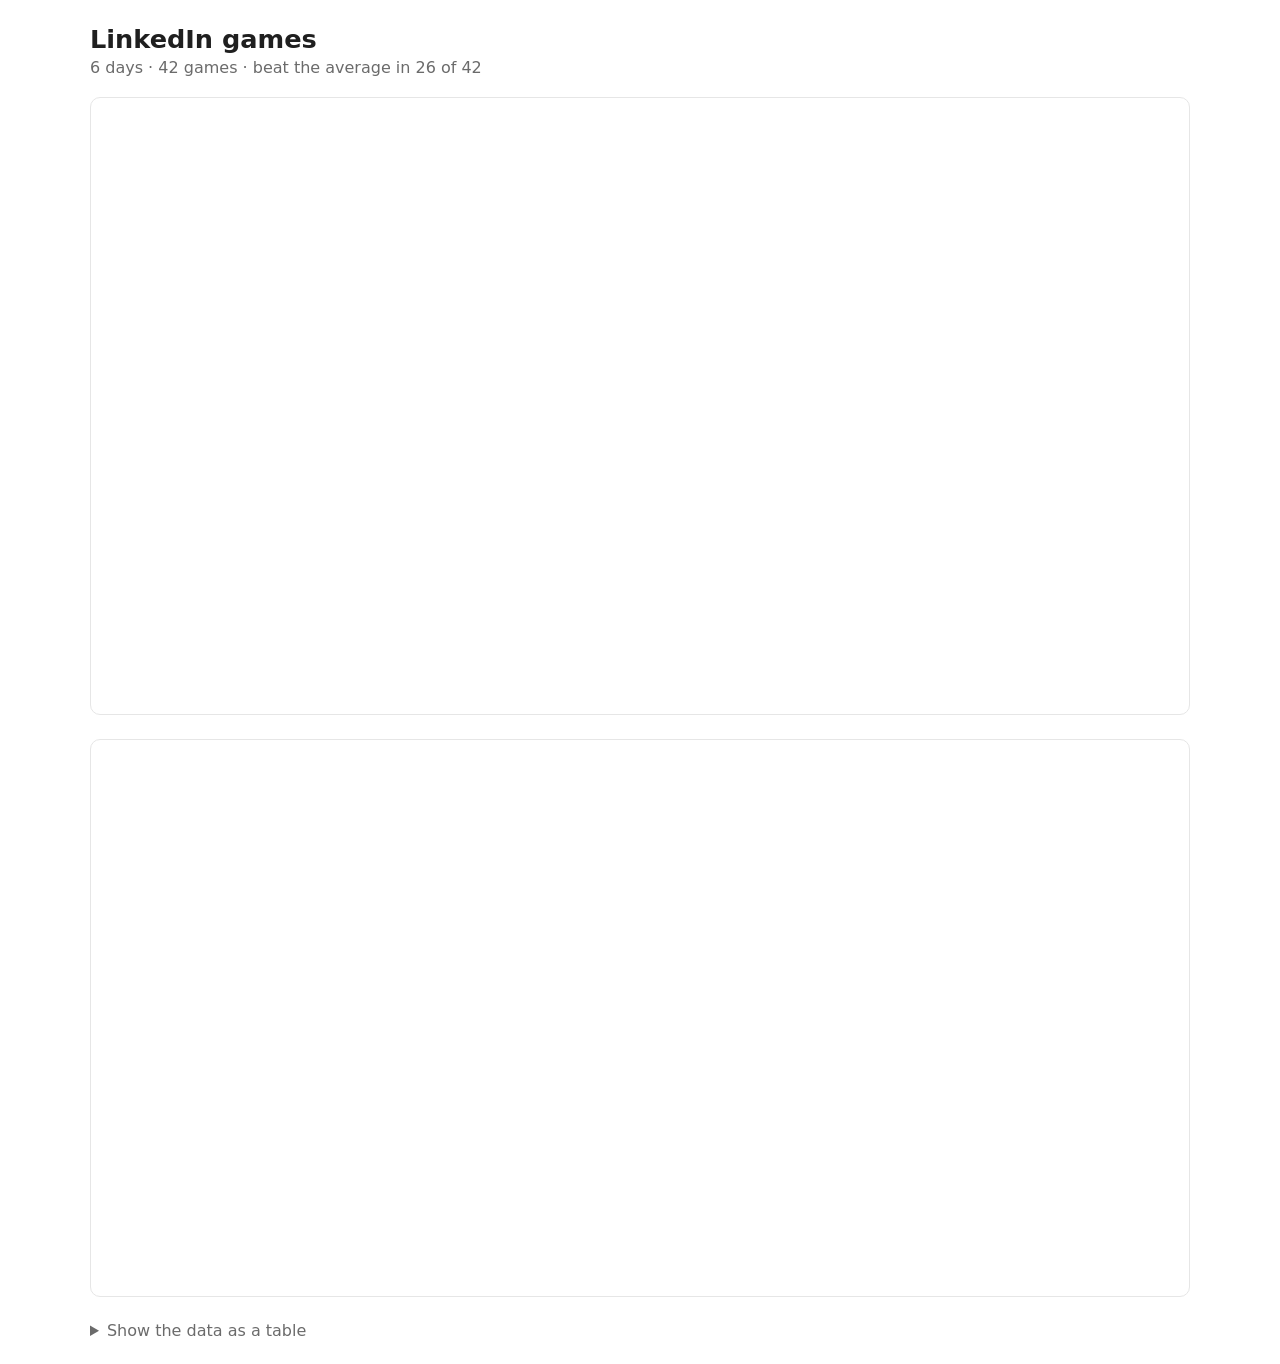
<file: projects/linkedin_games.html>
<!DOCTYPE html><html lang="en-GB"><head><meta charset="utf-8"><meta name="viewport" content="width=device-width,initial-scale=1"><title>LinkedIn games</title>
<style>body{font-family:Inter,system-ui,sans-serif;background:#fff;color:#1f1f1f;max-width:1100px;margin:0 auto;padding:24px 16px}h1{font-size:1.6rem;margin:0 0 4px}.sub{color:#6b6b6b;margin:0 0 20px}
.chart{border:1px solid #e6e6e6;border-radius:10px;padding:8px;margin-bottom:24px}details{margin-top:8px}summary{cursor:pointer;color:#6b6b6b}table.t{border-collapse:collapse;font-size:.9rem;margin-top:10px}.t th,.t td{padding:6px 10px;border-bottom:1px solid #eee;text-align:left}</style></head><body>
<h1>LinkedIn games</h1><p class="sub">6 days · 42 games · beat the average in 26 of 42</p>
<div class="chart" id="by-day"><div style="height:600px; width:100%;">                        <script>window.PlotlyConfig = {MathJaxConfig: 'local'};</script>
        <script charset="utf-8" src="https://cdn.plot.ly/plotly-4.1.1.min.js" integrity="sha256-O24V1F27f8pb0glCkelh3cVHLNiHAJ5gCaVtq2aNch8=" crossorigin="anonymous"></script>                <div id="d0fc38fc-fe62-437b-999e-76387ef25c6d" class="plotly-graph-div" style="height:100%; width:100%;"></div>            <script>                window.PLOTLYENV=window.PLOTLYENV || {};                                if (document.getElementById("d0fc38fc-fe62-437b-999e-76387ef25c6d")) {                    Plotly.newPlot(                        "d0fc38fc-fe62-437b-999e-76387ef25c6d",                        [{"customdata":[["crossclimb","Mon 09 Nov","1:02","1:17","1.24\u00d7","19% less time","2"],["crossclimb","Tue 10 Nov","1:11","1:22","1.15\u00d7","13% less time","0"],["crossclimb","Wed 11 Nov","2:18","1:33","0.67\u00d7","48% more time","6"],["crossclimb","Thu 12 Nov","0:48","1:13","1.52\u00d7","34% less time","1"],["crossclimb","Fri 13 Nov","1:28","1:40","1.14\u00d7","12% less time","0"],["crossclimb","Sat 14 Nov","3:22","1:55","0.57\u00d7","76% more time","10"]],"hovertemplate":"\u003cb\u003e%{customdata[0]}\u003c\u002fb\u003e \u00b7 %{customdata[1]}\u003cbr\u003eMe: \u003cb\u003e%{customdata[2]}\u003c\u002fb\u003e vs average %{customdata[3]}\u003cbr\u003eScore %{customdata[4]} (%{customdata[5]})\u003cbr\u003eHints: %{customdata[6]}\u003cextra\u003e\u003c\u002fextra\u003e","legendgroup":"crossclimb","marker":{"color":"#2a78d6","line":{"color":"white","width":1.5},"opacity":0.9,"size":{"dtype":"f8","bdata":"C4ZdAGG3MEAgoU38wR4wQAj9J3auoChARG3QSpF\u002fMkD6qnJS6PovQEC4jSa\u002foiZA"},"sizemin":6},"mode":"markers","name":"crossclimb","x":{"dtype":"f8","bdata":"NDMzMzMz079mZmZmZmbmPzMzMzMzM\u002fs\u002fmpmZmZmZBUCamZmZmZkNQM3MzMzMzBJA"},"y":{"dtype":"i2","bdata":"PgBHAIoAMABYAMoA"},"type":"scatter"},{"customdata":[["patches","Mon 09 Nov","0:12","0:15","1.25\u00d7","20% less time","0"],["patches","Tue 10 Nov","1:27","0:24","0.28\u00d7","262% more time","0"],["patches","Wed 11 Nov","0:19","0:26","1.37\u00d7","27% less time","0"],["patches","Thu 12 Nov","1:08","0:48","0.71\u00d7","42% more time","0"],["patches","Fri 13 Nov","0:06","0:25","4.17\u00d7","76% less time","0"],["patches","Sat 14 Nov","0:34","0:53","1.56\u00d7","36% less time","0"]],"hovertemplate":"\u003cb\u003e%{customdata[0]}\u003c\u002fb\u003e \u00b7 %{customdata[1]}\u003cbr\u003eMe: \u003cb\u003e%{customdata[2]}\u003c\u002fb\u003e vs average %{customdata[3]}\u003cbr\u003eScore %{customdata[4]} (%{customdata[5]})\u003cbr\u003eHints: %{customdata[6]}\u003cextra\u003e\u003c\u002fextra\u003e","legendgroup":"patches","marker":{"color":"#e87ba4","line":{"color":"white","width":1.5},"opacity":0.9,"size":{"dtype":"f8","bdata":"XnXeIUDFMEDc3LScd4MfQD4ZTJMDjDFAH4e+mX00KUAAAAAAAAA+QIIlZoBZujJA"},"sizemin":6},"mode":"markers","name":"patches","x":{"dtype":"f8","bdata":"mpmZmZmZyb+amZmZmZnpP83MzMzMzPw\u002fZmZmZmZmBkBmZmZmZmYOQDMzMzMzMxNA"},"y":{"dtype":"i1","bdata":"DFcTRAYi"},"type":"scatter"},{"customdata":[["queens","Mon 09 Nov","0:27","0:38","1.41\u00d7","29% less time","0"],["queens","Tue 10 Nov","0:22","0:43","1.95\u00d7","49% less time","0"],["queens","Wed 11 Nov","0:43","0:52","1.21\u00d7","17% less time","0"],["queens","Thu 12 Nov","1:28","1:29","1.01\u00d7","1% less time","0"],["queens","Fri 13 Nov","3:33","1:40","0.47\u00d7","113% more time","2"],["queens","Sat 14 Nov","2:10","1:50","0.85\u00d7","18% more time","3"]],"hovertemplate":"\u003cb\u003e%{customdata[0]}\u003c\u002fb\u003e \u00b7 %{customdata[1]}\u003cbr\u003eMe: \u003cb\u003e%{customdata[2]}\u003c\u002fb\u003e vs average %{customdata[3]}\u003cbr\u003eScore %{customdata[4]} (%{customdata[5]})\u003cbr\u003eHints: %{customdata[6]}\u003cextra\u003e\u003c\u002fextra\u003e","legendgroup":"queens","marker":{"color":"#6250d6","line":{"color":"white","width":1.5},"opacity":0.9,"size":{"dtype":"f8","bdata":"yy3Oqo3LMUDcGx+ng\u002fg0QNuYcDXIfjBA7OhDWoMrLkAz7pDRP44kQNM3ZY+SmCtA"},"sizemin":6},"mode":"markers","name":"queens","x":{"dtype":"f8","bdata":"mpmZmZmZub\u002fNzMzMzMzsP2ZmZmZmZv4\u002fMzMzMzMzB0AzMzMzMzMPQJqZmZmZmRNA"},"y":{"dtype":"i2","bdata":"GwAWACsAWADVAIIA"},"type":"scatter"},{"customdata":[["sudoku","Mon 09 Nov","1:05","0:58","0.89\u00d7","12% more time","0"],["sudoku","Tue 10 Nov","1:17","1:13","0.95\u00d7","5% more time","0"],["sudoku","Wed 11 Nov","1:11","1:28","1.24\u00d7","19% less time","0"],["sudoku","Thu 12 Nov","1:11","1:22","1.15\u00d7","13% less time","0"],["sudoku","Fri 13 Nov","1:21","1:46","1.31\u00d7","24% less time","0"],["sudoku","Sat 14 Nov","1:13","2:13","1.82\u00d7","45% less time","0"]],"hovertemplate":"\u003cb\u003e%{customdata[0]}\u003c\u002fb\u003e \u00b7 %{customdata[1]}\u003cbr\u003eMe: \u003cb\u003e%{customdata[2]}\u003c\u002fb\u003e vs average %{customdata[3]}\u003cbr\u003eScore %{customdata[4]} (%{customdata[5]})\u003cbr\u003eHints: %{customdata[6]}\u003cextra\u003e\u003c\u002fextra\u003e","legendgroup":"sudoku","marker":{"color":"#008300","line":{"color":"white","width":1.5},"opacity":0.9,"size":{"dtype":"f8","bdata":"H9mWRK9WLEBAPPD42zUtQJg2C1ASszBAIKFN\u002fMEeMEAca41czSgxQLBrdQMsPzRA"},"sizemin":6},"mode":"markers","name":"sudoku","x":{"dtype":"f8","bdata":"AAAAAAAAAAAAAAAAAADwPwAAAAAAAABAAAAAAAAACEAAAAAAAAAQQAAAAAAAABRA"},"y":{"dtype":"i1","bdata":"QU1HR1FJ"},"type":"scatter"},{"customdata":[["tango","Mon 09 Nov","0:43","0:36","0.84\u00d7","19% more time","0"],["tango","Tue 10 Nov","1:05","0:39","0.60\u00d7","67% more time","0"],["tango","Wed 11 Nov","1:08","0:44","0.65\u00d7","55% more time","0"],["tango","Thu 12 Nov","1:20","1:03","0.79\u00d7","27% more time","0"],["tango","Fri 13 Nov","1:09","1:09","1.00\u00d7","0% less time","0"],["tango","Sat 14 Nov","1:38","1:02","0.63\u00d7","58% more time","0"]],"hovertemplate":"\u003cb\u003e%{customdata[0]}\u003c\u002fb\u003e \u00b7 %{customdata[1]}\u003cbr\u003eMe: \u003cb\u003e%{customdata[2]}\u003c\u002fb\u003e vs average %{customdata[3]}\u003cbr\u003eScore %{customdata[4]} (%{customdata[5]})\u003cbr\u003eHints: %{customdata[6]}\u003cextra\u003e\u003c\u002fextra\u003e","legendgroup":"tango","marker":{"color":"#eda100","line":{"color":"white","width":1.5},"opacity":0.9,"size":{"dtype":"f8","bdata":"ssC\u002fVSJzK0Ake\u002fsE5zwnQNsOrRjKIShAczrG61KfKkAAAAAAAAAuQAirywWi3CdA"},"sizemin":6},"mode":"markers","name":"tango","x":{"dtype":"f8","bdata":"mpmZmZmZuT+amZmZmZnxP83MzMzMzABAzczMzMzMCEBmZmZmZmYQQGZmZmZmZhRA"},"y":{"dtype":"i1","bdata":"K0FEUEVi"},"type":"scatter"},{"customdata":[["wend","Mon 09 Nov","1:02","0:28","0.45\u00d7","121% more time","0"],["wend","Tue 10 Nov","0:19","0:53","2.79\u00d7","64% less time","0"],["wend","Wed 11 Nov","0:30","0:37","1.23\u00d7","19% less time","0"],["wend","Thu 12 Nov","0:51","1:35","1.86\u00d7","46% less time","0"],["wend","Fri 13 Nov","1:23","1:43","1.24\u00d7","19% less time","2"],["wend","Sat 14 Nov","1:35","2:10","1.37\u00d7","27% less time","0"]],"hovertemplate":"\u003cb\u003e%{customdata[0]}\u003c\u002fb\u003e \u00b7 %{customdata[1]}\u003cbr\u003eMe: \u003cb\u003e%{customdata[2]}\u003c\u002fb\u003e vs average %{customdata[3]}\u003cbr\u003eScore %{customdata[4]} (%{customdata[5]})\u003cbr\u003eHints: %{customdata[6]}\u003cextra\u003e\u003c\u002fextra\u003e","legendgroup":"wend","marker":{"color":"#1baf7a","line":{"color":"white","width":1.5},"opacity":0.9,"size":{"dtype":"f8","bdata":"gKplCiApJEBbntWjdQ05QEQ1kGWIqDBAR5gvyOx4NEApZoZgtLUwQD4ZTJMDjDFA"},"sizemin":6},"mode":"markers","name":"wend","x":{"dtype":"f8","bdata":"mpmZmZmZyT8zMzMzMzPzP5qZmZmZmQFAmpmZmZmZCUDNzMzMzMwQQM3MzMzMzBRA"},"y":{"dtype":"i1","bdata":"PhMeM1Nf"},"type":"scatter"},{"customdata":[["zip","Mon 09 Nov","0:06","0:13","2.17\u00d7","54% less time","0"],["zip","Tue 10 Nov","0:11","0:12","1.09\u00d7","8% less time","0"],["zip","Wed 11 Nov","1:26","0:33","0.38\u00d7","161% more time","0"],["zip","Thu 12 Nov","0:20","0:25","1.25\u00d7","20% less time","0"],["zip","Fri 13 Nov","0:15","0:28","1.87\u00d7","46% less time","0"],["zip","Sat 14 Nov","0:23","0:38","1.65\u00d7","39% less time","0"]],"hovertemplate":"\u003cb\u003e%{customdata[0]}\u003c\u002fb\u003e \u00b7 %{customdata[1]}\u003cbr\u003eMe: \u003cb\u003e%{customdata[2]}\u003c\u002fb\u003e vs average %{customdata[3]}\u003cbr\u003eScore %{customdata[4]} (%{customdata[5]})\u003cbr\u003eHints: %{customdata[6]}\u003cextra\u003e\u003c\u002fextra\u003e","legendgroup":"zip","marker":{"color":"#eb6834","line":{"color":"white","width":1.5},"opacity":0.9,"size":{"dtype":"f8","bdata":"RG1Js1MUNkBe7kCWf1UvQIkvFG1klSJAXnXeIUDFMECJCa9UcH40QLOSCVDRRzNA"},"sizemin":6},"mode":"markers","name":"zip","x":{"dtype":"f8","bdata":"NDMzMzMz0z\u002fNzMzMzMz0P2ZmZmZmZgJAZmZmZmZmCkAzMzMzMzMRQDMzMzMzMxVA"},"y":{"dtype":"i1","bdata":"BgtWFA8X"},"type":"scatter"},{"hovertemplate":"Median average-player time: %{y:.0f}s\u003cextra\u003e\u003c\u002fextra\u003e","legendgroup":"trend","legendgrouptitle":{"text":"Weekly trend"},"line":{"color":"#9a9a9a","dash":"dash","width":2},"mode":"lines","name":"Average player, median","x":{"dtype":"i1","bdata":"AAECAwQF"},"y":{"dtype":"f8","bdata":"AAAAAAAAQkAAAAAAAIBFQAAAAAAAAEZAAAAAAABAUkAAAAAAAABZQAAAAAAAgFtA"},"type":"scatter"},{"hovertemplate":"My median time: %{y:.0f}s\u003cextra\u003e\u003c\u002fextra\u003e","legendgroup":"trend","line":{"color":"#3a3a3a","width":2},"mode":"lines","name":"Me, median","x":{"dtype":"i1","bdata":"AAECAwQF"},"y":{"dtype":"f8","bdata":"AAAAAACARUAAAAAAAEBQQAAAAAAAAFFAAAAAAAAAUUAAAAAAAEBUQAAAAAAAwFdA"},"type":"scatter"},{"legendgroup":"key","legendgrouptitle":{"text":"Dot size vs average"},"marker":{"color":"#8a8a8a","line":{"color":"white","width":1.5},"size":10.606601717798213},"mode":"markers","name":"0.5\u00d7 (twice as slow)","x":[null],"y":[null],"type":"scatter"},{"legendgroup":"key","legendgrouptitle":{"text":"Dot size vs average"},"marker":{"color":"#8a8a8a","line":{"color":"white","width":1.5},"size":15.0},"mode":"markers","name":"1\u00d7 (same as average)","x":[null],"y":[null],"type":"scatter"},{"legendgroup":"key","legendgrouptitle":{"text":"Dot size vs average"},"marker":{"color":"#8a8a8a","line":{"color":"white","width":1.5},"size":21.213203435596427},"mode":"markers","name":"2\u00d7 (twice as fast)","x":[null],"y":[null],"type":"scatter"}],                        {"template":{"data":{"barpolar":[{"marker":{"line":{"color":"white","width":0.5},"pattern":{"fillmode":"overlay","size":10,"solidity":0.2}},"type":"barpolar"}],"bar":[{"error_x":{"color":"#2a3f5f"},"error_y":{"color":"#2a3f5f"},"marker":{"line":{"color":"white","width":0.5},"pattern":{"fillmode":"overlay","size":10,"solidity":0.2}},"type":"bar"}],"carpet":[{"aaxis":{"endlinecolor":"#2a3f5f","gridcolor":"#C8D4E3","linecolor":"#C8D4E3","minorgridcolor":"#C8D4E3","startlinecolor":"#2a3f5f"},"baxis":{"endlinecolor":"#2a3f5f","gridcolor":"#C8D4E3","linecolor":"#C8D4E3","minorgridcolor":"#C8D4E3","startlinecolor":"#2a3f5f"},"type":"carpet"}],"choropleth":[{"colorbar":{"outlinewidth":0,"ticks":""},"type":"choropleth"}],"contourcarpet":[{"colorbar":{"outlinewidth":0,"ticks":""},"type":"contourcarpet"}],"contour":[{"colorbar":{"outlinewidth":0,"ticks":""},"colorscale":[[0.0,"#0d0887"],[0.1111111111111111,"#46039f"],[0.2222222222222222,"#7201a8"],[0.3333333333333333,"#9c179e"],[0.4444444444444444,"#bd3786"],[0.5555555555555556,"#d8576b"],[0.6666666666666666,"#ed7953"],[0.7777777777777778,"#fb9f3a"],[0.8888888888888888,"#fdca26"],[1.0,"#f0f921"]],"type":"contour"}],"heatmap":[{"colorbar":{"outlinewidth":0,"ticks":""},"colorscale":[[0.0,"#0d0887"],[0.1111111111111111,"#46039f"],[0.2222222222222222,"#7201a8"],[0.3333333333333333,"#9c179e"],[0.4444444444444444,"#bd3786"],[0.5555555555555556,"#d8576b"],[0.6666666666666666,"#ed7953"],[0.7777777777777778,"#fb9f3a"],[0.8888888888888888,"#fdca26"],[1.0,"#f0f921"]],"type":"heatmap"}],"histogram2dcontour":[{"colorbar":{"outlinewidth":0,"ticks":""},"colorscale":[[0.0,"#0d0887"],[0.1111111111111111,"#46039f"],[0.2222222222222222,"#7201a8"],[0.3333333333333333,"#9c179e"],[0.4444444444444444,"#bd3786"],[0.5555555555555556,"#d8576b"],[0.6666666666666666,"#ed7953"],[0.7777777777777778,"#fb9f3a"],[0.8888888888888888,"#fdca26"],[1.0,"#f0f921"]],"type":"histogram2dcontour"}],"histogram2d":[{"colorbar":{"outlinewidth":0,"ticks":""},"colorscale":[[0.0,"#0d0887"],[0.1111111111111111,"#46039f"],[0.2222222222222222,"#7201a8"],[0.3333333333333333,"#9c179e"],[0.4444444444444444,"#bd3786"],[0.5555555555555556,"#d8576b"],[0.6666666666666666,"#ed7953"],[0.7777777777777778,"#fb9f3a"],[0.8888888888888888,"#fdca26"],[1.0,"#f0f921"]],"type":"histogram2d"}],"histogram":[{"marker":{"pattern":{"fillmode":"overlay","size":10,"solidity":0.2}},"type":"histogram"}],"mesh3d":[{"colorbar":{"outlinewidth":0,"ticks":""},"type":"mesh3d"}],"parcoords":[{"line":{"colorbar":{"outlinewidth":0,"ticks":""}},"type":"parcoords"}],"pie":[{"automargin":true,"type":"pie"}],"scatter3d":[{"line":{"colorbar":{"outlinewidth":0,"ticks":""}},"marker":{"colorbar":{"outlinewidth":0,"ticks":""}},"type":"scatter3d"}],"scattercarpet":[{"marker":{"colorbar":{"outlinewidth":0,"ticks":""}},"type":"scattercarpet"}],"scattergeo":[{"marker":{"colorbar":{"outlinewidth":0,"ticks":""}},"type":"scattergeo"}],"scattergl":[{"marker":{"colorbar":{"outlinewidth":0,"ticks":""}},"type":"scattergl"}],"scattermap":[{"marker":{"colorbar":{"outlinewidth":0,"ticks":""}},"type":"scattermap"}],"scatterpolargl":[{"marker":{"colorbar":{"outlinewidth":0,"ticks":""}},"type":"scatterpolargl"}],"scatterpolar":[{"marker":{"colorbar":{"outlinewidth":0,"ticks":""}},"type":"scatterpolar"}],"scatter":[{"fillpattern":{"fillmode":"overlay","size":10,"solidity":0.2},"type":"scatter"}],"scatterternary":[{"marker":{"colorbar":{"outlinewidth":0,"ticks":""}},"type":"scatterternary"}],"surface":[{"colorbar":{"outlinewidth":0,"ticks":""},"colorscale":[[0.0,"#0d0887"],[0.1111111111111111,"#46039f"],[0.2222222222222222,"#7201a8"],[0.3333333333333333,"#9c179e"],[0.4444444444444444,"#bd3786"],[0.5555555555555556,"#d8576b"],[0.6666666666666666,"#ed7953"],[0.7777777777777778,"#fb9f3a"],[0.8888888888888888,"#fdca26"],[1.0,"#f0f921"]],"type":"surface"}],"table":[{"cells":{"fill":{"color":"#EBF0F8"},"line":{"color":"white"}},"header":{"fill":{"color":"#C8D4E3"},"line":{"color":"white"}},"type":"table"}]},"layout":{"annotationdefaults":{"arrowcolor":"#2a3f5f","arrowhead":0,"arrowwidth":1},"autotypenumbers":"strict","coloraxis":{"colorbar":{"outlinewidth":0,"ticks":""}},"colorscale":{"diverging":[[0,"#8e0152"],[0.1,"#c51b7d"],[0.2,"#de77ae"],[0.3,"#f1b6da"],[0.4,"#fde0ef"],[0.5,"#f7f7f7"],[0.6,"#e6f5d0"],[0.7,"#b8e186"],[0.8,"#7fbc41"],[0.9,"#4d9221"],[1,"#276419"]],"sequential":[[0.0,"#0d0887"],[0.1111111111111111,"#46039f"],[0.2222222222222222,"#7201a8"],[0.3333333333333333,"#9c179e"],[0.4444444444444444,"#bd3786"],[0.5555555555555556,"#d8576b"],[0.6666666666666666,"#ed7953"],[0.7777777777777778,"#fb9f3a"],[0.8888888888888888,"#fdca26"],[1.0,"#f0f921"]],"sequentialminus":[[0.0,"#0d0887"],[0.1111111111111111,"#46039f"],[0.2222222222222222,"#7201a8"],[0.3333333333333333,"#9c179e"],[0.4444444444444444,"#bd3786"],[0.5555555555555556,"#d8576b"],[0.6666666666666666,"#ed7953"],[0.7777777777777778,"#fb9f3a"],[0.8888888888888888,"#fdca26"],[1.0,"#f0f921"]]},"colorway":["#636efa","#EF553B","#00cc96","#ab63fa","#FFA15A","#19d3f3","#FF6692","#B6E880","#FF97FF","#FECB52"],"font":{"color":"#2a3f5f"},"geo":{"bgcolor":"white","lakecolor":"white","landcolor":"white","showlakes":true,"showland":true,"subunitcolor":"#C8D4E3"},"hoverlabel":{"align":"left"},"hovermode":"closest","paper_bgcolor":"white","plot_bgcolor":"white","polar":{"angularaxis":{"gridcolor":"#EBF0F8","linecolor":"#EBF0F8","ticks":""},"bgcolor":"white","radialaxis":{"gridcolor":"#EBF0F8","linecolor":"#EBF0F8","ticks":""}},"scene":{"xaxis":{"backgroundcolor":"white","gridcolor":"#DFE8F3","gridwidth":2,"linecolor":"#EBF0F8","showbackground":true,"ticks":"","zerolinecolor":"#EBF0F8"},"yaxis":{"backgroundcolor":"white","gridcolor":"#DFE8F3","gridwidth":2,"linecolor":"#EBF0F8","showbackground":true,"ticks":"","zerolinecolor":"#EBF0F8"},"zaxis":{"backgroundcolor":"white","gridcolor":"#DFE8F3","gridwidth":2,"linecolor":"#EBF0F8","showbackground":true,"ticks":"","zerolinecolor":"#EBF0F8"}},"shapedefaults":{"line":{"color":"#2a3f5f"}},"ternary":{"aaxis":{"gridcolor":"#DFE8F3","linecolor":"#A2B1C6","ticks":""},"baxis":{"gridcolor":"#DFE8F3","linecolor":"#A2B1C6","ticks":""},"bgcolor":"white","caxis":{"gridcolor":"#DFE8F3","linecolor":"#A2B1C6","ticks":""}},"title":{"x":0.05},"xaxis":{"automargin":true,"gridcolor":"#EBF0F8","linecolor":"#EBF0F8","ticks":"","title":{"standoff":15},"zerolinecolor":"#EBF0F8","zerolinewidth":2},"yaxis":{"automargin":true,"gridcolor":"#EBF0F8","linecolor":"#EBF0F8","ticks":"","title":{"standoff":15},"zerolinecolor":"#EBF0F8","zerolinewidth":2}}},"yaxis":{"title":{"text":"Time (m:ss)"},"rangemode":"tozero","gridcolor":"#ececec","zeroline":false,"tickvals":[0,30,60,90,120,150,180,210,240],"ticktext":["0:00","0:30","1:00","1:30","2:00","2:30","3:00","3:30","4:00"]},"xaxis":{"title":{},"tickvals":[0,1,2,3,4,5,6],"ticktext":["Monday","Tuesday","Wednesday","Thursday","Friday","Saturday","Sunday"],"range":[-0.6,6.6],"showgrid":false,"zeroline":false},"shapes":[{"line":{"color":"#ececec","width":1},"type":"line","x0":0.5,"x1":0.5,"xref":"x","y0":0,"y1":1,"yref":"y domain"},{"line":{"color":"#ececec","width":1},"type":"line","x0":1.5,"x1":1.5,"xref":"x","y0":0,"y1":1,"yref":"y domain"},{"line":{"color":"#ececec","width":1},"type":"line","x0":2.5,"x1":2.5,"xref":"x","y0":0,"y1":1,"yref":"y domain"},{"line":{"color":"#ececec","width":1},"type":"line","x0":3.5,"x1":3.5,"xref":"x","y0":0,"y1":1,"yref":"y domain"},{"line":{"color":"#ececec","width":1},"type":"line","x0":4.5,"x1":4.5,"xref":"x","y0":0,"y1":1,"yref":"y domain"},{"line":{"color":"#ececec","width":1},"type":"line","x0":5.5,"x1":5.5,"xref":"x","y0":0,"y1":1,"yref":"y domain"}],"legend":{"title":{"text":"Games"},"groupclick":"togglegroup","tracegroupgap":14},"height":600,"font":{"family":"Inter, system-ui, sans-serif","color":"#1f1f1f","size":13},"title":{"text":"\u003cb\u003eMy times by day of the week\u003c\u002fb\u003e\u003cbr\u003e\u003cspan style='font-size:13px;color:#6b6b6b'\u003eEach dot is one of my games: colour = game, size = how many times faster than the average player I was. Lower is faster. Click a game in the legend to hide or show it.\u003c\u002fspan\u003e","x":0,"xanchor":"left"},"margin":{"l":60,"r":30,"t":90,"b":60},"hoverlabel":{"font":{"size":13},"bgcolor":"white","bordercolor":"#d0d0d0"},"plot_bgcolor":"white"},                        {"displaylogo": false, "responsive": true}                    )                };            </script>        </div></div>
<div class="chart" id="heatmap"><div style="height:540px; width:100%;">                            <div id="e35d8d89-404f-48bd-bdb2-7dce73e5c15e" class="plotly-graph-div" style="height:100%; width:100%;"></div>            <script>                window.PLOTLYENV=window.PLOTLYENV || {};                                if (document.getElementById("e35d8d89-404f-48bd-bdb2-7dce73e5c15e")) {                    Plotly.newPlot(                        "e35d8d89-404f-48bd-bdb2-7dce73e5c15e",                        [{"colorbar":{"len":0.8,"thickness":12,"ticktext":["2\u00d7 slower","50% more","level","50% less","instant"],"tickvals":[-100,-50,0,50,100],"title":{"side":"top","text":"vs average"}},"colorscale":[[0,"#009490"],[0.25,"#8fcfcb"],[0.5,"#f1f1f1"],[0.75,"#f4ab9f"],[1,"#E85A4A"]],"customdata":[["\u003cb\u003ecrossclimb\u003c\u002fb\u003e \u00b7 Mon 09 Nov\u003cbr\u003eMe 1:02 vs average 1:17\u003cbr\u003e\u003cb\u003e19% less time\u003c\u002fb\u003e than average\u003cbr\u003eHints: 2","\u003cb\u003ecrossclimb\u003c\u002fb\u003e \u00b7 Tue 10 Nov\u003cbr\u003eMe 1:11 vs average 1:22\u003cbr\u003e\u003cb\u003e13% less time\u003c\u002fb\u003e than average\u003cbr\u003eHints: 0","\u003cb\u003ecrossclimb\u003c\u002fb\u003e \u00b7 Wed 11 Nov\u003cbr\u003eMe 2:18 vs average 1:33\u003cbr\u003e\u003cb\u003e48% more time\u003c\u002fb\u003e than average\u003cbr\u003eHints: 6","\u003cb\u003ecrossclimb\u003c\u002fb\u003e \u00b7 Thu 12 Nov\u003cbr\u003eMe 0:48 vs average 1:13\u003cbr\u003e\u003cb\u003e34% less time\u003c\u002fb\u003e than average\u003cbr\u003eHints: 1","\u003cb\u003ecrossclimb\u003c\u002fb\u003e \u00b7 Fri 13 Nov\u003cbr\u003eMe 1:28 vs average 1:40\u003cbr\u003e\u003cb\u003e12% less time\u003c\u002fb\u003e than average\u003cbr\u003eHints: 0","\u003cb\u003ecrossclimb\u003c\u002fb\u003e \u00b7 Sat 14 Nov\u003cbr\u003eMe 3:22 vs average 1:55\u003cbr\u003e\u003cb\u003e76% more time\u003c\u002fb\u003e than average\u003cbr\u003eHints: 10"],["\u003cb\u003epatches\u003c\u002fb\u003e \u00b7 Mon 09 Nov\u003cbr\u003eMe 0:12 vs average 0:15\u003cbr\u003e\u003cb\u003e20% less time\u003c\u002fb\u003e than average\u003cbr\u003eHints: 0","\u003cb\u003epatches\u003c\u002fb\u003e \u00b7 Tue 10 Nov\u003cbr\u003eMe 1:27 vs average 0:24\u003cbr\u003e\u003cb\u003e262% more time\u003c\u002fb\u003e than average\u003cbr\u003eHints: 0","\u003cb\u003epatches\u003c\u002fb\u003e \u00b7 Wed 11 Nov\u003cbr\u003eMe 0:19 vs average 0:26\u003cbr\u003e\u003cb\u003e27% less time\u003c\u002fb\u003e than average\u003cbr\u003eHints: 0","\u003cb\u003epatches\u003c\u002fb\u003e \u00b7 Thu 12 Nov\u003cbr\u003eMe 1:08 vs average 0:48\u003cbr\u003e\u003cb\u003e42% more time\u003c\u002fb\u003e than average\u003cbr\u003eHints: 0","\u003cb\u003epatches\u003c\u002fb\u003e \u00b7 Fri 13 Nov\u003cbr\u003eMe 0:06 vs average 0:25\u003cbr\u003e\u003cb\u003e76% less time\u003c\u002fb\u003e than average\u003cbr\u003eHints: 0","\u003cb\u003epatches\u003c\u002fb\u003e \u00b7 Sat 14 Nov\u003cbr\u003eMe 0:34 vs average 0:53\u003cbr\u003e\u003cb\u003e36% less time\u003c\u002fb\u003e than average\u003cbr\u003eHints: 0"],["\u003cb\u003equeens\u003c\u002fb\u003e \u00b7 Mon 09 Nov\u003cbr\u003eMe 0:27 vs average 0:38\u003cbr\u003e\u003cb\u003e29% less time\u003c\u002fb\u003e than average\u003cbr\u003eHints: 0","\u003cb\u003equeens\u003c\u002fb\u003e \u00b7 Tue 10 Nov\u003cbr\u003eMe 0:22 vs average 0:43\u003cbr\u003e\u003cb\u003e49% less time\u003c\u002fb\u003e than average\u003cbr\u003eHints: 0","\u003cb\u003equeens\u003c\u002fb\u003e \u00b7 Wed 11 Nov\u003cbr\u003eMe 0:43 vs average 0:52\u003cbr\u003e\u003cb\u003e17% less time\u003c\u002fb\u003e than average\u003cbr\u003eHints: 0","\u003cb\u003equeens\u003c\u002fb\u003e \u00b7 Thu 12 Nov\u003cbr\u003eMe 1:28 vs average 1:29\u003cbr\u003e\u003cb\u003e1% less time\u003c\u002fb\u003e than average\u003cbr\u003eHints: 0","\u003cb\u003equeens\u003c\u002fb\u003e \u00b7 Fri 13 Nov\u003cbr\u003eMe 3:33 vs average 1:40\u003cbr\u003e\u003cb\u003e113% more time\u003c\u002fb\u003e than average\u003cbr\u003eHints: 2","\u003cb\u003equeens\u003c\u002fb\u003e \u00b7 Sat 14 Nov\u003cbr\u003eMe 2:10 vs average 1:50\u003cbr\u003e\u003cb\u003e18% more time\u003c\u002fb\u003e than average\u003cbr\u003eHints: 3"],["\u003cb\u003esudoku\u003c\u002fb\u003e \u00b7 Mon 09 Nov\u003cbr\u003eMe 1:05 vs average 0:58\u003cbr\u003e\u003cb\u003e12% more time\u003c\u002fb\u003e than average\u003cbr\u003eHints: 0","\u003cb\u003esudoku\u003c\u002fb\u003e \u00b7 Tue 10 Nov\u003cbr\u003eMe 1:17 vs average 1:13\u003cbr\u003e\u003cb\u003e5% more time\u003c\u002fb\u003e than average\u003cbr\u003eHints: 0","\u003cb\u003esudoku\u003c\u002fb\u003e \u00b7 Wed 11 Nov\u003cbr\u003eMe 1:11 vs average 1:28\u003cbr\u003e\u003cb\u003e19% less time\u003c\u002fb\u003e than average\u003cbr\u003eHints: 0","\u003cb\u003esudoku\u003c\u002fb\u003e \u00b7 Thu 12 Nov\u003cbr\u003eMe 1:11 vs average 1:22\u003cbr\u003e\u003cb\u003e13% less time\u003c\u002fb\u003e than average\u003cbr\u003eHints: 0","\u003cb\u003esudoku\u003c\u002fb\u003e \u00b7 Fri 13 Nov\u003cbr\u003eMe 1:21 vs average 1:46\u003cbr\u003e\u003cb\u003e24% less time\u003c\u002fb\u003e than average\u003cbr\u003eHints: 0","\u003cb\u003esudoku\u003c\u002fb\u003e \u00b7 Sat 14 Nov\u003cbr\u003eMe 1:13 vs average 2:13\u003cbr\u003e\u003cb\u003e45% less time\u003c\u002fb\u003e than average\u003cbr\u003eHints: 0"],["\u003cb\u003etango\u003c\u002fb\u003e \u00b7 Mon 09 Nov\u003cbr\u003eMe 0:43 vs average 0:36\u003cbr\u003e\u003cb\u003e19% more time\u003c\u002fb\u003e than average\u003cbr\u003eHints: 0","\u003cb\u003etango\u003c\u002fb\u003e \u00b7 Tue 10 Nov\u003cbr\u003eMe 1:05 vs average 0:39\u003cbr\u003e\u003cb\u003e67% more time\u003c\u002fb\u003e than average\u003cbr\u003eHints: 0","\u003cb\u003etango\u003c\u002fb\u003e \u00b7 Wed 11 Nov\u003cbr\u003eMe 1:08 vs average 0:44\u003cbr\u003e\u003cb\u003e55% more time\u003c\u002fb\u003e than average\u003cbr\u003eHints: 0","\u003cb\u003etango\u003c\u002fb\u003e \u00b7 Thu 12 Nov\u003cbr\u003eMe 1:20 vs average 1:03\u003cbr\u003e\u003cb\u003e27% more time\u003c\u002fb\u003e than average\u003cbr\u003eHints: 0","\u003cb\u003etango\u003c\u002fb\u003e \u00b7 Fri 13 Nov\u003cbr\u003eMe 1:09 vs average 1:09\u003cbr\u003e\u003cb\u003e0% less time\u003c\u002fb\u003e than average\u003cbr\u003eHints: 0","\u003cb\u003etango\u003c\u002fb\u003e \u00b7 Sat 14 Nov\u003cbr\u003eMe 1:38 vs average 1:02\u003cbr\u003e\u003cb\u003e58% more time\u003c\u002fb\u003e than average\u003cbr\u003eHints: 0"],["\u003cb\u003ewend\u003c\u002fb\u003e \u00b7 Mon 09 Nov\u003cbr\u003eMe 1:02 vs average 0:28\u003cbr\u003e\u003cb\u003e121% more time\u003c\u002fb\u003e than average\u003cbr\u003eHints: 0","\u003cb\u003ewend\u003c\u002fb\u003e \u00b7 Tue 10 Nov\u003cbr\u003eMe 0:19 vs average 0:53\u003cbr\u003e\u003cb\u003e64% less time\u003c\u002fb\u003e than average\u003cbr\u003eHints: 0","\u003cb\u003ewend\u003c\u002fb\u003e \u00b7 Wed 11 Nov\u003cbr\u003eMe 0:30 vs average 0:37\u003cbr\u003e\u003cb\u003e19% less time\u003c\u002fb\u003e than average\u003cbr\u003eHints: 0","\u003cb\u003ewend\u003c\u002fb\u003e \u00b7 Thu 12 Nov\u003cbr\u003eMe 0:51 vs average 1:35\u003cbr\u003e\u003cb\u003e46% less time\u003c\u002fb\u003e than average\u003cbr\u003eHints: 0","\u003cb\u003ewend\u003c\u002fb\u003e \u00b7 Fri 13 Nov\u003cbr\u003eMe 1:23 vs average 1:43\u003cbr\u003e\u003cb\u003e19% less time\u003c\u002fb\u003e than average\u003cbr\u003eHints: 2","\u003cb\u003ewend\u003c\u002fb\u003e \u00b7 Sat 14 Nov\u003cbr\u003eMe 1:35 vs average 2:10\u003cbr\u003e\u003cb\u003e27% less time\u003c\u002fb\u003e than average\u003cbr\u003eHints: 0"],["\u003cb\u003ezip\u003c\u002fb\u003e \u00b7 Mon 09 Nov\u003cbr\u003eMe 0:06 vs average 0:13\u003cbr\u003e\u003cb\u003e54% less time\u003c\u002fb\u003e than average\u003cbr\u003eHints: 0","\u003cb\u003ezip\u003c\u002fb\u003e \u00b7 Tue 10 Nov\u003cbr\u003eMe 0:11 vs average 0:12\u003cbr\u003e\u003cb\u003e8% less time\u003c\u002fb\u003e than average\u003cbr\u003eHints: 0","\u003cb\u003ezip\u003c\u002fb\u003e \u00b7 Wed 11 Nov\u003cbr\u003eMe 1:26 vs average 0:33\u003cbr\u003e\u003cb\u003e161% more time\u003c\u002fb\u003e than average\u003cbr\u003eHints: 0","\u003cb\u003ezip\u003c\u002fb\u003e \u00b7 Thu 12 Nov\u003cbr\u003eMe 0:20 vs average 0:25\u003cbr\u003e\u003cb\u003e20% less time\u003c\u002fb\u003e than average\u003cbr\u003eHints: 0","\u003cb\u003ezip\u003c\u002fb\u003e \u00b7 Fri 13 Nov\u003cbr\u003eMe 0:15 vs average 0:28\u003cbr\u003e\u003cb\u003e46% less time\u003c\u002fb\u003e than average\u003cbr\u003eHints: 0","\u003cb\u003ezip\u003c\u002fb\u003e \u00b7 Sat 14 Nov\u003cbr\u003eMe 0:23 vs average 0:38\u003cbr\u003e\u003cb\u003e39% less time\u003c\u002fb\u003e than average\u003cbr\u003eHints: 0"]],"hovertemplate":"%{customdata}\u003cextra\u003e\u003c\u002fextra\u003e","text":[["+19%\u003cbr\u003e2 hints","+13%","-48%\u003cbr\u003e6 hints","+34%\u003cbr\u003e1 hint","+12%","-76%\u003cbr\u003e10 hints"],["+20%","-262%","+27%","-42%","+76%","+36%"],["+29%","+49%","+17%","+1%","-113%\u003cbr\u003e2 hints","-18%\u003cbr\u003e3 hints"],["-12%","-5%","+19%","+13%","+24%","+45%"],["-19%","-67%","-55%","-27%","+0%","-58%"],["-121%","+64%","+19%","+46%","+19%\u003cbr\u003e2 hints","+27%"],["+54%","+8%","-161%","+20%","+46%","+39%"]],"textfont":{"color":"#1f1f1f","size":12},"texttemplate":"%{text}","x":{"dtype":"i1","bdata":"AQIDBAUG"},"xgap":3,"y":["crossclimb","patches","queens","sudoku","tango","wend","zip"],"ygap":3,"z":[[19.480519480519483,13.414634146341465,-48.38709677419355,34.24657534246575,12.0,-75.65217391304347],[20.0,-100,26.923076923076923,-41.66666666666667,76.0,35.84905660377358],[28.947368421052634,48.837209302325576,17.307692307692307,1.1235955056179776,-100,-18.181818181818183],[-12.068965517241379,-5.47945205479452,19.318181818181817,13.414634146341465,23.58490566037736,45.11278195488722],[-19.444444444444446,-66.66666666666666,-54.54545454545454,-26.984126984126984,0.0,-58.06451612903226],[-100,64.15094339622641,18.91891891891892,46.31578947368421,19.41747572815534,26.923076923076923],[53.84615384615385,8.333333333333332,-100,20.0,46.42857142857143,39.473684210526315]],"zmax":100,"zmid":0,"zmin":-100,"type":"heatmap"}],                        {"template":{"data":{"barpolar":[{"marker":{"line":{"color":"white","width":0.5},"pattern":{"fillmode":"overlay","size":10,"solidity":0.2}},"type":"barpolar"}],"bar":[{"error_x":{"color":"#2a3f5f"},"error_y":{"color":"#2a3f5f"},"marker":{"line":{"color":"white","width":0.5},"pattern":{"fillmode":"overlay","size":10,"solidity":0.2}},"type":"bar"}],"carpet":[{"aaxis":{"endlinecolor":"#2a3f5f","gridcolor":"#C8D4E3","linecolor":"#C8D4E3","minorgridcolor":"#C8D4E3","startlinecolor":"#2a3f5f"},"baxis":{"endlinecolor":"#2a3f5f","gridcolor":"#C8D4E3","linecolor":"#C8D4E3","minorgridcolor":"#C8D4E3","startlinecolor":"#2a3f5f"},"type":"carpet"}],"choropleth":[{"colorbar":{"outlinewidth":0,"ticks":""},"type":"choropleth"}],"contourcarpet":[{"colorbar":{"outlinewidth":0,"ticks":""},"type":"contourcarpet"}],"contour":[{"colorbar":{"outlinewidth":0,"ticks":""},"colorscale":[[0.0,"#0d0887"],[0.1111111111111111,"#46039f"],[0.2222222222222222,"#7201a8"],[0.3333333333333333,"#9c179e"],[0.4444444444444444,"#bd3786"],[0.5555555555555556,"#d8576b"],[0.6666666666666666,"#ed7953"],[0.7777777777777778,"#fb9f3a"],[0.8888888888888888,"#fdca26"],[1.0,"#f0f921"]],"type":"contour"}],"heatmap":[{"colorbar":{"outlinewidth":0,"ticks":""},"colorscale":[[0.0,"#0d0887"],[0.1111111111111111,"#46039f"],[0.2222222222222222,"#7201a8"],[0.3333333333333333,"#9c179e"],[0.4444444444444444,"#bd3786"],[0.5555555555555556,"#d8576b"],[0.6666666666666666,"#ed7953"],[0.7777777777777778,"#fb9f3a"],[0.8888888888888888,"#fdca26"],[1.0,"#f0f921"]],"type":"heatmap"}],"histogram2dcontour":[{"colorbar":{"outlinewidth":0,"ticks":""},"colorscale":[[0.0,"#0d0887"],[0.1111111111111111,"#46039f"],[0.2222222222222222,"#7201a8"],[0.3333333333333333,"#9c179e"],[0.4444444444444444,"#bd3786"],[0.5555555555555556,"#d8576b"],[0.6666666666666666,"#ed7953"],[0.7777777777777778,"#fb9f3a"],[0.8888888888888888,"#fdca26"],[1.0,"#f0f921"]],"type":"histogram2dcontour"}],"histogram2d":[{"colorbar":{"outlinewidth":0,"ticks":""},"colorscale":[[0.0,"#0d0887"],[0.1111111111111111,"#46039f"],[0.2222222222222222,"#7201a8"],[0.3333333333333333,"#9c179e"],[0.4444444444444444,"#bd3786"],[0.5555555555555556,"#d8576b"],[0.6666666666666666,"#ed7953"],[0.7777777777777778,"#fb9f3a"],[0.8888888888888888,"#fdca26"],[1.0,"#f0f921"]],"type":"histogram2d"}],"histogram":[{"marker":{"pattern":{"fillmode":"overlay","size":10,"solidity":0.2}},"type":"histogram"}],"mesh3d":[{"colorbar":{"outlinewidth":0,"ticks":""},"type":"mesh3d"}],"parcoords":[{"line":{"colorbar":{"outlinewidth":0,"ticks":""}},"type":"parcoords"}],"pie":[{"automargin":true,"type":"pie"}],"scatter3d":[{"line":{"colorbar":{"outlinewidth":0,"ticks":""}},"marker":{"colorbar":{"outlinewidth":0,"ticks":""}},"type":"scatter3d"}],"scattercarpet":[{"marker":{"colorbar":{"outlinewidth":0,"ticks":""}},"type":"scattercarpet"}],"scattergeo":[{"marker":{"colorbar":{"outlinewidth":0,"ticks":""}},"type":"scattergeo"}],"scattergl":[{"marker":{"colorbar":{"outlinewidth":0,"ticks":""}},"type":"scattergl"}],"scattermap":[{"marker":{"colorbar":{"outlinewidth":0,"ticks":""}},"type":"scattermap"}],"scatterpolargl":[{"marker":{"colorbar":{"outlinewidth":0,"ticks":""}},"type":"scatterpolargl"}],"scatterpolar":[{"marker":{"colorbar":{"outlinewidth":0,"ticks":""}},"type":"scatterpolar"}],"scatter":[{"fillpattern":{"fillmode":"overlay","size":10,"solidity":0.2},"type":"scatter"}],"scatterternary":[{"marker":{"colorbar":{"outlinewidth":0,"ticks":""}},"type":"scatterternary"}],"surface":[{"colorbar":{"outlinewidth":0,"ticks":""},"colorscale":[[0.0,"#0d0887"],[0.1111111111111111,"#46039f"],[0.2222222222222222,"#7201a8"],[0.3333333333333333,"#9c179e"],[0.4444444444444444,"#bd3786"],[0.5555555555555556,"#d8576b"],[0.6666666666666666,"#ed7953"],[0.7777777777777778,"#fb9f3a"],[0.8888888888888888,"#fdca26"],[1.0,"#f0f921"]],"type":"surface"}],"table":[{"cells":{"fill":{"color":"#EBF0F8"},"line":{"color":"white"}},"header":{"fill":{"color":"#C8D4E3"},"line":{"color":"white"}},"type":"table"}]},"layout":{"annotationdefaults":{"arrowcolor":"#2a3f5f","arrowhead":0,"arrowwidth":1},"autotypenumbers":"strict","coloraxis":{"colorbar":{"outlinewidth":0,"ticks":""}},"colorscale":{"diverging":[[0,"#8e0152"],[0.1,"#c51b7d"],[0.2,"#de77ae"],[0.3,"#f1b6da"],[0.4,"#fde0ef"],[0.5,"#f7f7f7"],[0.6,"#e6f5d0"],[0.7,"#b8e186"],[0.8,"#7fbc41"],[0.9,"#4d9221"],[1,"#276419"]],"sequential":[[0.0,"#0d0887"],[0.1111111111111111,"#46039f"],[0.2222222222222222,"#7201a8"],[0.3333333333333333,"#9c179e"],[0.4444444444444444,"#bd3786"],[0.5555555555555556,"#d8576b"],[0.6666666666666666,"#ed7953"],[0.7777777777777778,"#fb9f3a"],[0.8888888888888888,"#fdca26"],[1.0,"#f0f921"]],"sequentialminus":[[0.0,"#0d0887"],[0.1111111111111111,"#46039f"],[0.2222222222222222,"#7201a8"],[0.3333333333333333,"#9c179e"],[0.4444444444444444,"#bd3786"],[0.5555555555555556,"#d8576b"],[0.6666666666666666,"#ed7953"],[0.7777777777777778,"#fb9f3a"],[0.8888888888888888,"#fdca26"],[1.0,"#f0f921"]]},"colorway":["#636efa","#EF553B","#00cc96","#ab63fa","#FFA15A","#19d3f3","#FF6692","#B6E880","#FF97FF","#FECB52"],"font":{"color":"#2a3f5f"},"geo":{"bgcolor":"white","lakecolor":"white","landcolor":"white","showlakes":true,"showland":true,"subunitcolor":"#C8D4E3"},"hoverlabel":{"align":"left"},"hovermode":"closest","paper_bgcolor":"white","plot_bgcolor":"white","polar":{"angularaxis":{"gridcolor":"#EBF0F8","linecolor":"#EBF0F8","ticks":""},"bgcolor":"white","radialaxis":{"gridcolor":"#EBF0F8","linecolor":"#EBF0F8","ticks":""}},"scene":{"xaxis":{"backgroundcolor":"white","gridcolor":"#DFE8F3","gridwidth":2,"linecolor":"#EBF0F8","showbackground":true,"ticks":"","zerolinecolor":"#EBF0F8"},"yaxis":{"backgroundcolor":"white","gridcolor":"#DFE8F3","gridwidth":2,"linecolor":"#EBF0F8","showbackground":true,"ticks":"","zerolinecolor":"#EBF0F8"},"zaxis":{"backgroundcolor":"white","gridcolor":"#DFE8F3","gridwidth":2,"linecolor":"#EBF0F8","showbackground":true,"ticks":"","zerolinecolor":"#EBF0F8"}},"shapedefaults":{"line":{"color":"#2a3f5f"}},"ternary":{"aaxis":{"gridcolor":"#DFE8F3","linecolor":"#A2B1C6","ticks":""},"baxis":{"gridcolor":"#DFE8F3","linecolor":"#A2B1C6","ticks":""},"bgcolor":"white","caxis":{"gridcolor":"#DFE8F3","linecolor":"#A2B1C6","ticks":""}},"title":{"x":0.05},"xaxis":{"automargin":true,"gridcolor":"#EBF0F8","linecolor":"#EBF0F8","ticks":"","title":{"standoff":15},"zerolinecolor":"#EBF0F8","zerolinewidth":2},"yaxis":{"automargin":true,"gridcolor":"#EBF0F8","linecolor":"#EBF0F8","ticks":"","title":{"standoff":15},"zerolinecolor":"#EBF0F8","zerolinewidth":2}}},"yaxis":{"autorange":"reversed","showgrid":false,"title":{}},"xaxis":{"showgrid":false,"side":"top","title":{},"tickvals":{"dtype":"i1","bdata":"AQIDBAUG"},"ticktext":["Mon","Tue","Wed","Thu","Fri","Sat"]},"height":540,"font":{"family":"Inter, system-ui, sans-serif","color":"#1f1f1f","size":13},"title":{"text":"\u003cb\u003eWhere I beat the average\u003c\u002fb\u003e\u003cbr\u003e\u003cspan style='font-size:13px;color:#6b6b6b'\u003eEach square is one game on one day. The number is how much less (+) or more (\u2212) time I took than the average player. Coral = faster, teal = slower.\u003c\u002fspan\u003e","x":0,"xanchor":"left"},"margin":{"l":60,"r":30,"t":90,"b":60},"hoverlabel":{"font":{"size":13},"bgcolor":"white","bordercolor":"#d0d0d0"},"plot_bgcolor":"white"},                        {"displaylogo": false, "responsive": true}                    )                };            </script>        </div></div>
<details><summary>Show the data as a table</summary><table class="dataframe t">
  <thead>
    <tr style="text-align: right;">
      <th>Label</th>
      <th>Game</th>
      <th>My Time</th>
      <th>Average Time</th>
      <th>Hint</th>
      <th>Less time than avg</th>
    </tr>
  </thead>
  <tbody>
    <tr>
      <td>Mon 09 Nov</td>
      <td>zip</td>
      <td>6</td>
      <td>13</td>
      <td>0</td>
      <td>+54%</td>
    </tr>
    <tr>
      <td>Mon 09 Nov</td>
      <td>wend</td>
      <td>62</td>
      <td>28</td>
      <td>0</td>
      <td>-121%</td>
    </tr>
    <tr>
      <td>Mon 09 Nov</td>
      <td>patches</td>
      <td>12</td>
      <td>15</td>
      <td>0</td>
      <td>+20%</td>
    </tr>
    <tr>
      <td>Mon 09 Nov</td>
      <td>tango</td>
      <td>43</td>
      <td>36</td>
      <td>0</td>
      <td>-19%</td>
    </tr>
    <tr>
      <td>Mon 09 Nov</td>
      <td>sudoku</td>
      <td>65</td>
      <td>58</td>
      <td>0</td>
      <td>-12%</td>
    </tr>
    <tr>
      <td>Mon 09 Nov</td>
      <td>queens</td>
      <td>27</td>
      <td>38</td>
      <td>0</td>
      <td>+29%</td>
    </tr>
    <tr>
      <td>Mon 09 Nov</td>
      <td>crossclimb</td>
      <td>62</td>
      <td>77</td>
      <td>2</td>
      <td>+19%</td>
    </tr>
    <tr>
      <td>Tue 10 Nov</td>
      <td>zip</td>
      <td>11</td>
      <td>12</td>
      <td>0</td>
      <td>+8%</td>
    </tr>
    <tr>
      <td>Tue 10 Nov</td>
      <td>wend</td>
      <td>19</td>
      <td>53</td>
      <td>0</td>
      <td>+64%</td>
    </tr>
    <tr>
      <td>Tue 10 Nov</td>
      <td>patches</td>
      <td>87</td>
      <td>24</td>
      <td>0</td>
      <td>-262%</td>
    </tr>
    <tr>
      <td>Tue 10 Nov</td>
      <td>tango</td>
      <td>65</td>
      <td>39</td>
      <td>0</td>
      <td>-67%</td>
    </tr>
    <tr>
      <td>Tue 10 Nov</td>
      <td>queens</td>
      <td>22</td>
      <td>43</td>
      <td>0</td>
      <td>+49%</td>
    </tr>
    <tr>
      <td>Tue 10 Nov</td>
      <td>crossclimb</td>
      <td>71</td>
      <td>82</td>
      <td>0</td>
      <td>+13%</td>
    </tr>
    <tr>
      <td>Tue 10 Nov</td>
      <td>sudoku</td>
      <td>77</td>
      <td>73</td>
      <td>0</td>
      <td>-5%</td>
    </tr>
    <tr>
      <td>Wed 11 Nov</td>
      <td>zip</td>
      <td>86</td>
      <td>33</td>
      <td>0</td>
      <td>-161%</td>
    </tr>
    <tr>
      <td>Wed 11 Nov</td>
      <td>wend</td>
      <td>30</td>
      <td>37</td>
      <td>0</td>
      <td>+19%</td>
    </tr>
    <tr>
      <td>Wed 11 Nov</td>
      <td>patches</td>
      <td>19</td>
      <td>26</td>
      <td>0</td>
      <td>+27%</td>
    </tr>
    <tr>
      <td>Wed 11 Nov</td>
      <td>tango</td>
      <td>68</td>
      <td>44</td>
      <td>0</td>
      <td>-55%</td>
    </tr>
    <tr>
      <td>Wed 11 Nov</td>
      <td>queens</td>
      <td>43</td>
      <td>52</td>
      <td>0</td>
      <td>+17%</td>
    </tr>
    <tr>
      <td>Wed 11 Nov</td>
      <td>crossclimb</td>
      <td>138</td>
      <td>93</td>
      <td>6</td>
      <td>-48%</td>
    </tr>
    <tr>
      <td>Wed 11 Nov</td>
      <td>sudoku</td>
      <td>71</td>
      <td>88</td>
      <td>0</td>
      <td>+19%</td>
    </tr>
    <tr>
      <td>Thu 12 Nov</td>
      <td>zip</td>
      <td>20</td>
      <td>25</td>
      <td>0</td>
      <td>+20%</td>
    </tr>
    <tr>
      <td>Thu 12 Nov</td>
      <td>wend</td>
      <td>51</td>
      <td>95</td>
      <td>0</td>
      <td>+46%</td>
    </tr>
    <tr>
      <td>Thu 12 Nov</td>
      <td>patches</td>
      <td>68</td>
      <td>48</td>
      <td>0</td>
      <td>-42%</td>
    </tr>
    <tr>
      <td>Thu 12 Nov</td>
      <td>tango</td>
      <td>80</td>
      <td>63</td>
      <td>0</td>
      <td>-27%</td>
    </tr>
    <tr>
      <td>Thu 12 Nov</td>
      <td>queens</td>
      <td>88</td>
      <td>89</td>
      <td>0</td>
      <td>+1%</td>
    </tr>
    <tr>
      <td>Thu 12 Nov</td>
      <td>crossclimb</td>
      <td>48</td>
      <td>73</td>
      <td>1</td>
      <td>+34%</td>
    </tr>
    <tr>
      <td>Thu 12 Nov</td>
      <td>sudoku</td>
      <td>71</td>
      <td>82</td>
      <td>0</td>
      <td>+13%</td>
    </tr>
    <tr>
      <td>Fri 13 Nov</td>
      <td>zip</td>
      <td>15</td>
      <td>28</td>
      <td>0</td>
      <td>+46%</td>
    </tr>
    <tr>
      <td>Fri 13 Nov</td>
      <td>wend</td>
      <td>83</td>
      <td>103</td>
      <td>2</td>
      <td>+19%</td>
    </tr>
    <tr>
      <td>Fri 13 Nov</td>
      <td>tango</td>
      <td>69</td>
      <td>69</td>
      <td>0</td>
      <td>+0%</td>
    </tr>
    <tr>
      <td>Fri 13 Nov</td>
      <td>queens</td>
      <td>213</td>
      <td>100</td>
      <td>2</td>
      <td>-113%</td>
    </tr>
    <tr>
      <td>Fri 13 Nov</td>
      <td>patches</td>
      <td>6</td>
      <td>25</td>
      <td>0</td>
      <td>+76%</td>
    </tr>
    <tr>
      <td>Fri 13 Nov</td>
      <td>sudoku</td>
      <td>81</td>
      <td>106</td>
      <td>0</td>
      <td>+24%</td>
    </tr>
    <tr>
      <td>Fri 13 Nov</td>
      <td>crossclimb</td>
      <td>88</td>
      <td>100</td>
      <td>0</td>
      <td>+12%</td>
    </tr>
    <tr>
      <td>Sat 14 Nov</td>
      <td>zip</td>
      <td>23</td>
      <td>38</td>
      <td>0</td>
      <td>+39%</td>
    </tr>
    <tr>
      <td>Sat 14 Nov</td>
      <td>patches</td>
      <td>34</td>
      <td>53</td>
      <td>0</td>
      <td>+36%</td>
    </tr>
    <tr>
      <td>Sat 14 Nov</td>
      <td>tango</td>
      <td>98</td>
      <td>62</td>
      <td>0</td>
      <td>-58%</td>
    </tr>
    <tr>
      <td>Sat 14 Nov</td>
      <td>queens</td>
      <td>130</td>
      <td>110</td>
      <td>3</td>
      <td>-18%</td>
    </tr>
    <tr>
      <td>Sat 14 Nov</td>
      <td>wend</td>
      <td>95</td>
      <td>130</td>
      <td>0</td>
      <td>+27%</td>
    </tr>
    <tr>
      <td>Sat 14 Nov</td>
      <td>sudoku</td>
      <td>73</td>
      <td>133</td>
      <td>0</td>
      <td>+45%</td>
    </tr>
    <tr>
      <td>Sat 14 Nov</td>
      <td>crossclimb</td>
      <td>202</td>
      <td>115</td>
      <td>10</td>
      <td>-76%</td>
    </tr>
  </tbody>
</table></details></body></html>
</file>
<file: css/style.css>
/* ===== COLOURS AND FONTS — change the whole site from here ===== */
:root{--a:#0F5C5C;--a-dark:#0A4040;--a-soft:#E3F0EF;--b:#FF6F61;--b-dark:#C44536;--b-soft:#FFEDEA;--ink:#111111;--g8:#2A2A2A;--g6:#555555;--g4:#8A8A8A;--g2:#DADADA;--g1:#F4F4F4;--white:#FFFFFF;--font:"Inter",system-ui,-apple-system,"Segoe UI",sans-serif;--head:"Space Grotesk","Inter",system-ui,sans-serif;--max:1120px;--r:10px}
/* ===== BASE ===== */
*{box-sizing:border-box;margin:0;padding:0}
html{scroll-behavior:smooth}
body{font-family:var(--font);color:var(--ink);background:var(--white);line-height:1.6;font-size:17px}
img{max-width:100%;display:block}
a{color:var(--a);text-decoration:none}
a:hover{text-decoration:underline}
h1,h2,h3,h4{font-family:var(--head);line-height:1.15;font-weight:700}
h1{font-size:clamp(2.2rem,5vw,3.8rem)}
h2{font-size:clamp(1.6rem,3vw,2.3rem);margin-bottom:.6em}
h3{font-size:1.25rem;margin-bottom:.4em}
p+p{margin-top:.8em}
ul{padding-left:1.2em}
.wrap{max-width:var(--max);margin:0 auto;padding:0 20px}
section{padding:72px 0}
.eyebrow{font-size:.8rem;font-weight:700;letter-spacing:.14em;text-transform:uppercase;color:var(--b-dark);margin-bottom:.6em}
.muted{color:var(--g6)}
.grid{display:grid;gap:24px}
.g2{grid-template-columns:repeat(auto-fit,minmax(300px,1fr))}
.g3{grid-template-columns:repeat(auto-fit,minmax(260px,1fr))}
.g4{grid-template-columns:repeat(auto-fit,minmax(200px,1fr))}
/* Placeholder text: dashed yellow box so you can see what is still to fill. Delete class="ph" once filled. */
.ph{background:var(--b-soft);color:var(--ink)!important;outline:1px dashed var(--b);border-radius:4px;padding:0 4px}
/* ===== NAV ===== */
.nav{position:sticky;top:0;z-index:50;background:rgba(255,255,255,.95);backdrop-filter:blur(6px);border-bottom:1px solid var(--g2)}
.nav .wrap{display:flex;align-items:center;justify-content:space-between;height:64px}
.logo{font-family:var(--head);font-weight:700;font-size:1.2rem;color:var(--ink)}
.logo span{color:var(--b)}
.nav ul{display:flex;gap:26px;list-style:none;padding:0}
.nav ul a{color:var(--g8);font-weight:500;font-size:.95rem}
.nav ul a.on{color:var(--a);border-bottom:2px solid var(--b);padding-bottom:4px}
.burger{display:none;background:none;border:0;font-size:1.6rem;cursor:pointer;color:var(--ink)}
@media(max-width:820px){.burger{display:block}.nav ul{display:none;position:absolute;top:64px;left:0;right:0;flex-direction:column;gap:0;background:var(--white);border-bottom:1px solid var(--g2)}.nav ul.open{display:flex}.nav ul li a{display:block;padding:14px 20px}}
/* ===== BUTTONS, CARDS, CHIPS ===== */
.btn{display:inline-block;padding:12px 22px;border-radius:999px;font-weight:600;font-size:.95rem;border:2px solid var(--a);background:var(--a);color:var(--white)}
.btn:hover{background:var(--a-dark);border-color:var(--a-dark);text-decoration:none}
.btn.alt{background:transparent;color:var(--a)}
.btn.amber{color:var(--ink);background:var(--b);border-color:var(--b);color:var(--ink)}
.btns{display:flex;flex-wrap:wrap;gap:12px;margin-top:24px}
.card{background:var(--white);border:1px solid var(--g2);border-radius:var(--r);padding:24px}
.chips{display:flex;flex-wrap:wrap;gap:10px;list-style:none;padding:0}
.chips li{padding:6px 14px;border-radius:999px;background:var(--a-soft);color:var(--a-dark);font-size:.9rem;font-weight:500}
.tag{display:inline-block;font-size:.75rem;font-weight:700;letter-spacing:.08em;text-transform:uppercase;color:var(--a);margin-bottom:6px}
/* Collapsible notes (used for "other projects", recipes) */
details{border:1px solid var(--g2);border-radius:var(--r);padding:16px 20px;background:var(--white)}
details+details{margin-top:12px}
summary{cursor:pointer;font-weight:600;font-family:var(--head);font-size:1.05rem;list-style:none}
summary::-webkit-details-marker{display:none}
summary::after{content:"+";float:right;color:var(--b-dark);font-size:1.3rem;line-height:1}
details[open] summary::after{content:"–"}
details[open] summary{margin-bottom:12px}
/* ===== FOOTER ===== */
footer{background:var(--ink);color:var(--g2);padding:48px 0 32px}
footer .wrap{display:flex;flex-wrap:wrap;justify-content:space-between;gap:24px}
footer a{color:var(--white)}
footer ul{list-style:none;padding:0;display:flex;gap:20px;flex-wrap:wrap}
footer small{display:block;width:100%;color:var(--g4);margin-top:16px}
/* ===== HOME ===== */
.hero{padding:80px 0;background:linear-gradient(90deg,var(--white) 62%,var(--a-soft) 62%)}
.hero .wrap{display:grid;grid-template-columns:1.2fr 1fr;gap:56px;align-items:center}
.hero h1 span{color:var(--a)}
.hero .lead{font-size:1.2rem;color:var(--g6);margin-top:18px;max-width:34em}
.portrait{position:relative}
.portrait img{border-radius:var(--r);position:relative;z-index:1;aspect-ratio:4/5;object-fit:cover;width:100%}
.portrait::before{content:"";position:absolute;inset:24px -24px -24px 24px;background:var(--b);border-radius:var(--r)}
@media(max-width:820px){.hero{background:var(--white)}.hero .wrap{grid-template-columns:1fr}.portrait{max-width:320px;margin-right:24px}}
.tiles{display:grid;grid-template-columns:repeat(6,1fr);gap:20px}
.tile{grid-column:span 2;position:relative;border-radius:var(--r);overflow:hidden;color:var(--white);min-height:260px;display:flex;align-items:flex-end}
.tile:nth-child(1),.tile:nth-child(2){grid-column:span 3}
.tile img{position:absolute;inset:0;width:100%;height:100%;object-fit:cover;transition:transform .4s}
.tile:hover img{transform:scale(1.05)}
.tile:hover{text-decoration:none}
.tile .t{position:relative;padding:22px;width:100%;background:linear-gradient(transparent,rgba(0,0,0,.8))}
.tile .t b{display:block;font-family:var(--head);font-size:1.4rem}
.tile .num{position:absolute;top:16px;left:18px;z-index:1;font-family:var(--head);font-weight:700;color:var(--b)}
@media(max-width:820px){.tiles{grid-template-columns:1fr}.tile,.tile:nth-child(1),.tile:nth-child(2){grid-column:span 1}}
.now{background:var(--a);color:var(--white)}
.now h2{color:var(--white)}
.now .card{background:rgba(255,255,255,.08);border-color:rgba(255,255,255,.2);color:var(--white)}
.now .eyebrow{color:var(--b)}
/* ===== PAGE HEADER (all sub-pages) ===== */
.phead{padding:72px 0 56px;background:var(--a);color:var(--white)}
.phead h1{color:var(--white)}
.phead p{color:#D3E6E4;max-width:42em;margin-top:14px;font-size:1.1rem}
.phead .eyebrow{color:var(--b)}
/* ===== RESEARCH — clean, two columns, side menu ===== */
.page-research .layout{display:grid;grid-template-columns:220px 1fr;gap:56px;padding:56px 20px}
.side{position:sticky;top:96px;align-self:start}
.side a{display:block;padding:8px 0 8px 14px;border-left:2px solid var(--g2);color:var(--g6);font-size:.95rem}
.side a:hover{border-color:var(--b);color:var(--ink);text-decoration:none}
.page-research .block{padding:0 0 56px;border-bottom:1px solid var(--g2);margin-bottom:56px}
.page-research .block:last-child{border:0}
.degree{display:flex;justify-content:space-between;flex-wrap:wrap;gap:8px;margin-bottom:14px}
.degree .when{color:var(--g6);font-weight:500}
.figure img{border-radius:var(--r);border:1px solid var(--g2);margin-top:20px}
.figure figcaption{font-size:.9rem;color:var(--g6);margin-top:8px}
.facts{display:grid;grid-template-columns:auto 1fr;gap:6px 20px;margin:14px 0;font-size:.95rem}
.facts dt{color:var(--g6)}
@media(max-width:820px){.page-research .layout{grid-template-columns:1fr}.side{display:none}}
/* ===== INDUSTRY — timeline ===== */
.timeline{position:relative;padding-left:32px}
.timeline::before{content:"";position:absolute;left:7px;top:6px;bottom:6px;width:2px;background:var(--g2)}
.titem{position:relative;padding-bottom:36px}
.titem::before{content:"";position:absolute;left:-32px;top:6px;width:16px;height:16px;border-radius:50%;background:var(--white);border:3px solid var(--a)}
.titem .when{font-size:.85rem;font-weight:700;color:var(--b-dark);letter-spacing:.06em;text-transform:uppercase}
.work .card h3{color:var(--a)}
.work .card .icon{width:44px;height:44px;border-radius:10px;background:var(--b-soft);display:grid;place-items:center;font-size:1.3rem;margin-bottom:14px}
.cvband{background:var(--g1);text-align:center}
/* ===== PROGRAMMING — dark header, project showcase ===== */
.page-programming .phead{background:var(--ink)}
.page-programming .phead h1{font-family:"JetBrains Mono",ui-monospace,monospace;font-size:clamp(2rem,4.5vw,3.2rem)}
.page-programming .phead h1::after{content:"_";color:var(--b);animation:blink 1s steps(1) infinite}
@keyframes blink{50%{opacity:0}}
.project{display:grid;grid-template-columns:1.1fr 1fr;gap:48px;align-items:start}
.project img{border-radius:var(--r);border:1px solid var(--g2)}
@media(max-width:820px){.project{grid-template-columns:1fr}}
.bar{margin:14px 0}
.bar .lab{display:flex;justify-content:space-between;font-size:.9rem;font-weight:500}
.bar .track{height:10px;border-radius:999px;background:var(--g1);overflow:hidden;margin-top:6px}
.bar .fill{height:100%;background:var(--a);border-radius:999px}
.bar.total .fill{background:var(--b)}
.twocol{display:grid;grid-template-columns:1fr 1fr;gap:24px}
@media(max-width:820px){.twocol{grid-template-columns:1fr}}
.check li{list-style:none;padding:8px 0 8px 28px;position:relative;border-bottom:1px solid var(--g2)}
.check li::before{content:"→";position:absolute;left:0;color:var(--b-dark);font-weight:700}
.sims figure img{border-radius:var(--r);background:var(--ink);aspect-ratio:1;object-fit:cover;width:100%}
.sims figcaption{margin-top:10px}
.gallery{display:grid;grid-template-columns:repeat(auto-fill,minmax(150px,1fr));gap:14px}
.gallery img{border-radius:8px;aspect-ratio:1;object-fit:cover;width:100%;cursor:zoom-in;image-rendering:pixelated;background:var(--g1)}
.page-programming .alt-bg{background:var(--g1)}
/* ===== DANCE — black stage, amber spotlight, big media ===== */
.page-dance{background:var(--ink);color:var(--g2)}
.page-dance .nav{background:rgba(17,17,17,.92);border-color:#2a2a2a}
.page-dance .logo,.page-dance .nav ul a{color:var(--white)}
.page-dance .nav ul a.on{color:var(--b)}
.page-dance .burger{color:var(--white)}
@media(max-width:820px){.page-dance .nav ul{background:var(--ink);border-color:#2a2a2a}}
.page-dance h1,.page-dance h2,.page-dance h3{color:var(--white);text-transform:uppercase;letter-spacing:.02em}
.stage{position:relative;min-height:78vh;display:flex;align-items:flex-end;overflow:hidden}
.stage img,.stage video{position:absolute;inset:0;width:100%;height:100%;object-fit:cover;opacity:.55}
.stage .wrap{position:relative;padding-bottom:64px;width:100%}
.stage h1{font-size:clamp(2.8rem,8vw,6.5rem);line-height:.95}
.stage h1 span{color:var(--b)}
.stage p{max-width:36em;margin-top:16px;font-size:1.15rem}
.page-dance .eyebrow{color:var(--b)}
.page-dance .card{background:#1B1B1B;border-color:#2E2E2E;color:var(--g2)}
.page-dance .muted{color:var(--g4)}
.page-dance a{color:var(--b)}
.page-dance .chips li{background:#222;color:var(--white);border:1px solid #3a3a3a}
.reels{display:grid;grid-template-columns:repeat(auto-fill,minmax(220px,1fr));gap:18px}
.reel{aspect-ratio:9/16;border-radius:var(--r);overflow:hidden;position:relative;background:#1B1B1B;border:1px solid #2E2E2E;display:flex;align-items:flex-end}
.reel img{position:absolute;inset:0;width:100%;height:100%;object-fit:cover}
.reel .t{position:relative;padding:14px;width:100%;background:linear-gradient(transparent,rgba(0,0,0,.85));color:var(--white);font-weight:600}
.reel .play{position:absolute;top:50%;left:50%;transform:translate(-50%,-50%);width:56px;height:56px;border-radius:50%;background:var(--b);color:var(--ink);display:grid;place-items:center;font-size:1.3rem}
.soon{border:2px dashed #3a3a3a;border-radius:var(--r);padding:40px;text-align:center}
.perf{display:grid;grid-template-columns:repeat(auto-fit,minmax(280px,1fr));gap:24px}
.perf .card img{border-radius:6px;aspect-ratio:3/4;object-fit:cover;width:100%;margin-bottom:16px}
table.results{width:100%;border-collapse:collapse;font-size:.95rem}
.results th,.results td{text-align:left;padding:12px 10px;border-bottom:1px solid #2E2E2E}
.results th{color:var(--b);font-size:.8rem;letter-spacing:.1em;text-transform:uppercase}
.place{font-family:var(--head);font-weight:700;color:var(--b)}
.page-dance footer{border-top:1px solid #2a2a2a}
/* ===== COOKING — menu and recipe book, serif, relaxed ===== */
.page-cooking{background:#FAFAF8}
.page-cooking h1,.page-cooking h2,.page-cooking h3,.page-cooking summary{font-family:"Playfair Display",Georgia,serif}
.page-cooking .phead{background:var(--b);color:var(--ink);text-align:center}
.page-cooking .phead h1{color:var(--ink);font-style:italic}
.page-cooking .phead p{color:var(--g8);margin:14px auto 0}
.page-cooking .phead .eyebrow{color:var(--a-dark)}
.menu{max-width:760px;margin:0 auto;background:var(--white);border:1px solid var(--g2);padding:48px clamp(20px,5vw,64px);box-shadow:0 10px 30px rgba(0,0,0,.06)}
.menu h2{text-align:center;font-style:italic}
.course{margin-top:32px}
.course h3{text-align:center;font-size:.85rem;font-family:var(--font)!important;letter-spacing:.25em;text-transform:uppercase;color:var(--a);margin-bottom:16px}
.dish{display:flex;align-items:baseline;gap:8px;margin:12px 0}
.dish b{font-family:"Playfair Display",Georgia,serif;font-size:1.15rem;font-weight:600}
.dish .dots{flex:1;border-bottom:2px dotted var(--g4);transform:translateY(-4px)}
.menu a.dish{color:inherit;text-decoration:none}
.dish small{display:block;color:var(--g6);font-style:italic;margin-top:-8px;margin-bottom:6px}
.polaroids{display:grid;grid-template-columns:repeat(auto-fill,minmax(220px,1fr));gap:28px}
.polaroid{background:var(--white);padding:12px 12px 18px;box-shadow:0 6px 18px rgba(0,0,0,.1);transform:rotate(-1.5deg);transition:transform .3s}
.polaroid:nth-child(even){transform:rotate(1.5deg)}
.polaroid:hover{transform:rotate(0) scale(1.03)}
.polaroid img{aspect-ratio:1;object-fit:cover;width:100%;cursor:zoom-in}
.polaroid p{text-align:center;font-family:"Caveat","Comic Sans MS",cursive;font-size:1.3rem;margin-top:8px}
.recipe{display:grid;grid-template-columns:1fr 1fr;gap:28px}
.recipe img{border-radius:6px;aspect-ratio:3/2;object-fit:cover;width:100%;grid-column:1/-1}
.recipe .meta{display:flex;gap:18px;font-size:.9rem;color:var(--g6);grid-column:1/-1}
.recipe ol{padding-left:1.3em}
.recipe li{margin-bottom:6px}
@media(max-width:700px){.recipe{grid-template-columns:1fr}}
.notebook{background:var(--white);border:1px solid var(--g2);border-radius:var(--r);padding:28px 32px;background-image:repeating-linear-gradient(transparent,transparent 31px,var(--a-soft) 32px);line-height:32px}
.notebook li{font-family:"Caveat","Comic Sans MS",cursive;font-size:1.35rem}
/* ===== LIGHTBOX (click a gallery image to enlarge) ===== */
.lightbox{position:fixed;inset:0;background:rgba(0,0,0,.9);display:none;place-items:center;z-index:100;cursor:zoom-out;padding:20px}
.lightbox.open{display:grid}
.lightbox img{max-height:90vh;max-width:90vw;border-radius:6px}
.styles{display:grid;grid-template-columns:repeat(3,1fr);gap:14px}
.style{display:block;color:var(--white)}
.style:hover{text-decoration:none}
.style h3{font-size:1rem;margin-bottom:8px}
.style:hover h3{color:var(--b)}
.style img,.style video{width:100%;aspect-ratio:3/4;object-fit:cover;border-radius:var(--r);border:1px solid #2E2E2E;background:#1B1B1B;transition:transform .3s,border-color .3s}
.style:hover img,.style:hover video{transform:translateY(-4px);border-color:var(--b)}
.music{display:grid;grid-template-columns:repeat(4,1fr);gap:18px}
.track{display:block;color:var(--white);min-width:0}
.track:hover{text-decoration:none}
.track h3{font-size:1rem;margin-bottom:8px;white-space:nowrap;overflow:hidden;text-overflow:ellipsis}
.track:hover h3{color:var(--b)}
.track img{width:100%;aspect-ratio:1;object-fit:cover;border-radius:6px;border:1px solid #2E2E2E;background:#1B1B1B;transition:transform .3s,border-color .3s}
.track:hover img{transform:translateY(-4px);border-color:var(--b)}
@media(max-width:600px){.music{grid-template-columns:repeat(2,1fr)}}
.jump{position:sticky;top:64px;z-index:40;background:var(--a);border-bottom:1px solid var(--a-dark)}
.jump .wrap{display:flex;gap:10px;padding-top:10px;padding-bottom:10px;overflow-x:auto}
.jump a{padding:6px 16px;border-radius:999px;border:1px solid rgba(255,255,255,.35);color:var(--white);font-weight:600;font-size:.9rem;white-space:nowrap}
.jump a:hover,.jump a.on{background:var(--b);border-color:var(--b);color:var(--ink);text-decoration:none}
[id]{scroll-margin-top:120px}
.slides{display:flex;gap:16px;overflow-x:auto;scroll-snap-type:x mandatory;scroll-behavior:smooth;scrollbar-width:thin}
.slides>figure{flex:0 0 100%;scroll-snap-align:start}
.slides img{width:100%;aspect-ratio:12/7;object-fit:contain;background:var(--g1);cursor:zoom-in}
.slider-nav{display:flex;align-items:center;justify-content:center;gap:16px;margin-top:10px}
.slider-nav button{width:36px;height:36px;border-radius:50%;border:2px solid var(--a);background:var(--white);color:var(--a);font-size:1.2rem;line-height:1;cursor:pointer}
.slider-nav button:disabled{opacity:.3;cursor:default}
.slider-count{font-size:.9rem;color:var(--g6);min-width:3.5em;text-align:center}
.slides img{background:#fff}
.lightbox img{background:#fff;padding:12px}
details.titem{border:0;border-radius:0;padding:0 0 28px;background:none}
details.titem+details.titem{margin-top:0}
details.titem summary{font-weight:inherit;font-family:inherit;font-size:inherit}
details.titem summary::after{content:"+ details";float:none;display:inline-block;margin-top:4px;font-family:var(--font);font-size:.85rem;font-weight:600;color:var(--a)}
details.titem[open] summary::after{content:"– hide"}
details.titem summary:hover h3{color:var(--a)}
details.titem[open] summary{margin-bottom:8px}
details.titem>p{color:var(--g6);margin-top:6px}
.page-research main{min-width:0}
</file>
